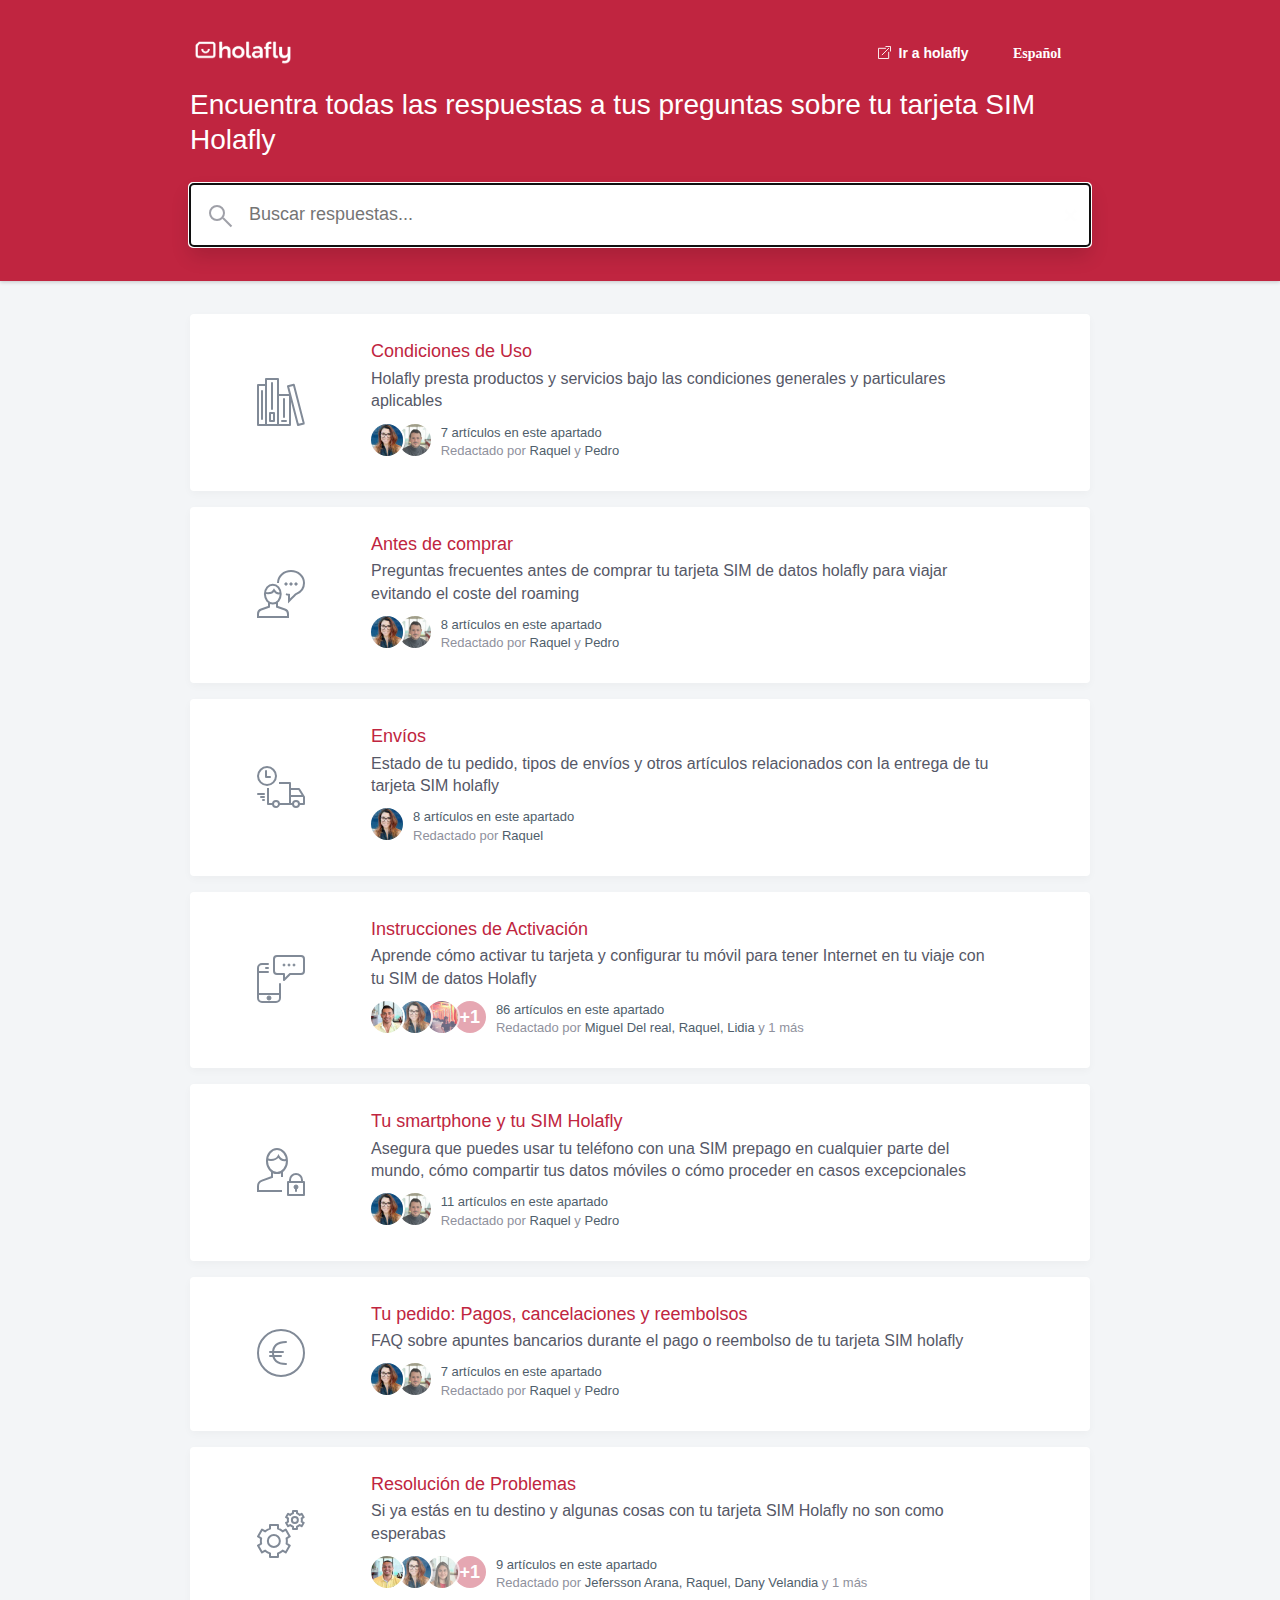
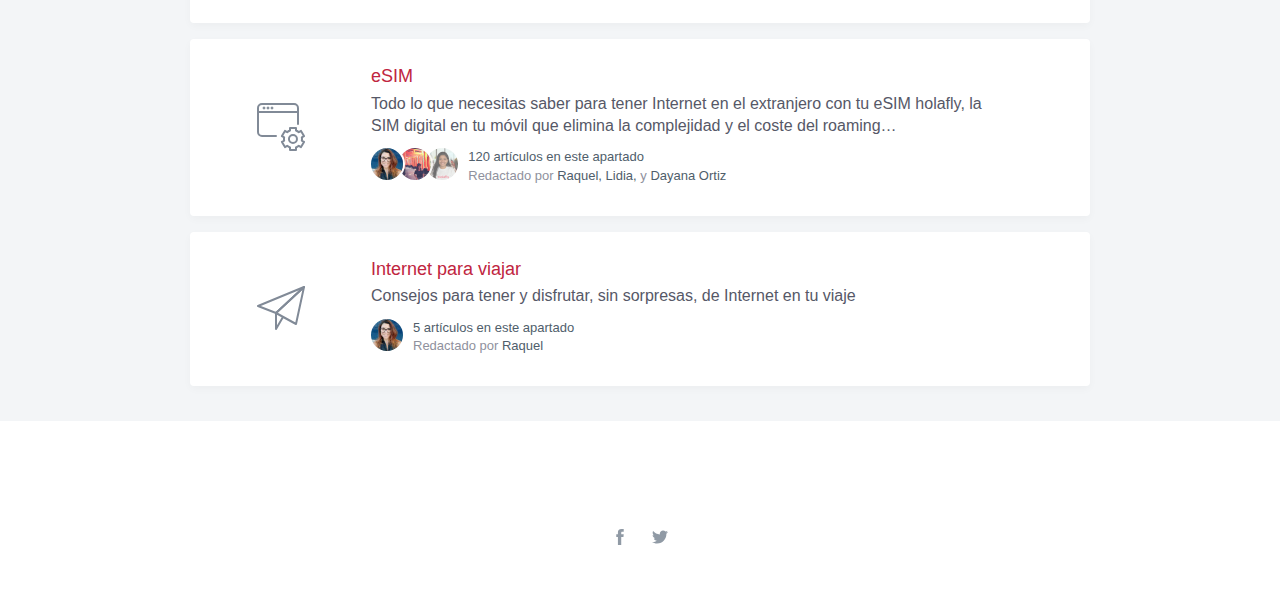
<file: index.html>
﻿<!DOCTYPE HTML>
<!-- saved from url=(0027)http://help.holafly.com/es/ -->
<!DOCTYPE html PUBLIC "" ""><HTML lang="es" data-direction="ltr"><HEAD><META 
content="IE=11.0000" http-equiv="X-UA-Compatible">
     <LINK href="https://fonts.intercomcdn.com" rel="preconnect" crossorigin=""> 
      
<SCRIPT src="Intri%20-%20Cómo%20aprovechar%20tus%20datos%20móviles%20cuando%20viajas%20con%20tu%20SIM%20Holafly_archivos/js.js" async="async" nonce="wlPufIf1CnU6v12jvb+1vpWbghqe7ac9L5/xknu2f6c="></SCRIPT>
       
<SCRIPT nonce="wlPufIf1CnU6v12jvb+1vpWbghqe7ac9L5/xknu2f6c=">
        window.dataLayer = window.dataLayer || [];
        function gtag(){dataLayer.push(arguments);}
        gtag('js', new Date());
        gtag('config', 'G-6EPJ9BGB49');
</SCRIPT>
     
<META charset="utf-8">     
<META http-equiv="X-UA-Compatible" content="IE=edge">     <TITLE>Cómo aprovechar 
tus datos móviles cuando viajas con tu SIM Holafly</TITLE>     
<META name="description" content="Encuentra todas las respuestas a tus preguntas sobre tu tarjeta SIM Holafly"> 
    
<META name="viewport" content="width=device-width, initial-scale=1">       <LINK 
href="http://help.holafly.com/en/" rel="alternate" hreflang="en">       <LINK 
href="http://help.holafly.com/fr/" rel="alternate" hreflang="fr">       <LINK 
href="http://help.holafly.com/de/" rel="alternate" hreflang="de">       <LINK 
href="http://help.holafly.com/it/" rel="alternate" hreflang="it">       <LINK 
href="http://help.holafly.com/pt/" rel="alternate" hreflang="pt">       <LINK 
href="http://help.holafly.com/es/" rel="alternate" hreflang="es">       <LINK 
href="http://help.holafly.com/es/" rel="alternate" hreflang="x-default">       
<META name="intercom:trackingEvent" content='{"name":"Viewed Help Center","metadata":{"action":"viewed","object":"educate_home","place":"help_center","owner":"educate","default_locale":"es","current_locale":"es","is_default_locale":true}}'> 
    <LINK href="Intri%20-%20Cómo%20aprovechar%20tus%20datos%20móviles%20cuando%20viajas%20con%20tu%20SIM%20Holafly_archivos/help_center-22d105e648d60ed66a3ae02c871a7c820fbe78719a11455bc4ee69df0e27414b.css" 
rel="stylesheet" media="all">     <LINK href="http://help.holafly.com/es/" rel="canonical"> 
        <LINK href="https://downloads.intercomcdn.com/i/o/25442/f5929824c1e8a7aa9c1da841/Isotipo+color+corporativo.png" 
rel="shortcut icon" type="image/png">       
<STYLE>
        .header, .avatar__image-extra { background-color: #c02540; }
        .article a, .c__primary { color: #c02540; }
        .avatar__fallback { background-color: #c02540; }
        article a.intercom-h2b-button { background-color: #c02540; border: 0; }
        .header { background-image: url('https://downloads.intercomcdn.com/i/o/167937/475c47dcdda00da0254af6e4/b7494171132e3e19e842cddb8b0743ac.png'); }
      </STYLE>
       
<META content="Cómo aprovechar tus datos móviles cuando viajas con tu SIM Holafly" 
property="og:title">   
<META name="twitter:title" content="Cómo aprovechar tus datos móviles cuando viajas con tu SIM Holafly"> 
  
<META content="Encuentra todas las respuestas a tus preguntas sobre tu tarjeta SIM Holafly" 
property="og:description">   
<META name="twitter:description" content="Encuentra todas las respuestas a tus preguntas sobre tu tarjeta SIM Holafly"> 
<META content="website" property="og:type"> 
<META content="" property="og:image"> 
<META name="twitter:image" content="">   
<META name="GENERATOR" content="MSHTML 11.00.9600.20616"></HEAD>   
<BODY><HEADER class="header">
<DIV class="container header__container o__ltr" dir="ltr">
<DIV class="content">
<DIV class="mo o__centered o__reversed header__meta_wrapper">
<DIV class="mo__body header__site_name">
<DIV class="header__logo"><A href="http://help.holafly.com/es/"><IMG height="198" 
alt="Cómo aprovechar tus datos móviles cuando viajas con tu SIM Holafly" src="Intri%20-%20Cómo%20aprovechar%20tus%20datos%20móviles%20cuando%20viajas%20con%20tu%20SIM%20Holafly_archivos/Logo%2520blanco%2520fondo%2520transparente%2520copy.png"> 
            </A>           </DIV></DIV>
<DIV class="mo__aside">
<DIV class="header__links"><A class="header__home__url" href="https://holafly.com/" 
target="_blank" rel="noopener"><svg xmlns="http://www.w3.org/2000/svg" viewBox="0 0 14 14" 
width="14" height="14"><g fill="none" fill-rule="evenodd" stroke="#fff" 
stroke-linecap="round" stroke-linejoin="round"><path d="M 11.5 6.73 v 6.77 H 0.5 v -11 h 7.615 M 4.5 9.5 l 7 -7 M 13.5 5.5 v -5 h -5" 
/></g></svg><SPAN>Ir a holafly</SPAN></A>             <SELECT name="locale-picker" 
class="locale-picker u__hidden" id="locale-picker" data-locale="es"><OPTION 
  value="/de/" data-locale="de">Deutsch</OPTION> <OPTION value="/en/" 
  data-locale="en">English</OPTION> <OPTION selected="selected" value="/es/" 
  data-locale="es">Español</OPTION> <OPTION value="/fr/" 
  data-locale="fr">Français</OPTION> <OPTION value="/it/" 
  data-locale="it">Italiano</OPTION> <OPTION value="/pt/" 
  data-locale="pt">Português</OPTION></SELECT><SELECT name="hidden_locales" class="locale-picker" 
id="locale-picker-for-width-calculation"><OPTION value=""></OPTION></SELECT>     
      </DIV></DIV></DIV>
<H1 class="header__headline">Encuentra todas las respuestas a tus preguntas 
sobre tu tarjeta SIM Holafly</H1>
<FORM class="header__form search" action="/es/" autocomplete="off"><INPUT name="q" tabindex="1" class="search__input js__search-input o__ltr" type="text" placeholder="Buscar respuestas..." value="" autocomplete="off"> 
        
<DIV class="search_icons"><BUTTON class="search__submit o__ltr" 
type="submit"></BUTTON>           <A class="search__clear-text__icon"><svg 
xmlns="http://www.w3.org/2000/svg" class="interface-icon" viewBox="0 0 16 16" 
width="16" height="16"><path d="M 8.018 6.643 L 5.375 4 L 4 5.375 l 2.643 2.643 L 4 10.643 L 5.375 12 l 2.643 -2.625 L 10.625 12 L 12 10.643 L 9.357 8.018 L 12 5.375 L 10.643 4 Z" 
/>             </svg>           </A>             
</DIV></FORM></DIV></DIV></HEADER>
<DIV class="container">
<DIV class="content educate_content"><SECTION class="section">
<DIV class="g__space"><A class="paper " href="http://help.holafly.com/es/collections/847285-condiciones-de-uso">
<DIV class="collection o__ltr">
<DIV class="collection__photo"><svg xmlns="http://www.w3.org/2000/svg" 
role="img" viewBox="0 0 48 48"><g id="book-library" fill="none" fill-rule="evenodd" 
stroke-linecap="round" stroke-linejoin="round" stroke-width="2"><path d="M 21 47 H 9 V 1 h 12 v 46 Z m 12 0 H 21 V 17 h 12 v 30 Z m -8 -4 h 4 M 15 5 v 26" 
/><path d="M 17 43 h -4 v -8 h 4 v 8 Z m 10 -22 v 18 M 5 13 v 28 m -4 6 h 8 V 7 H 1 v 40 Z m 45.81 -1.5 L 41 47 L 30.998 8.27 l 5.81 -1.5 l 10 38.73 Z" 
/></g></svg>           </DIV>
<DIV class="collection_meta" dir="ltr">
<H2 class="t__h3 c__primary">Condiciones de Uso</H2>
<P class="paper__preview">Holafly presta productos y servicios bajo las 
condiciones generales y particulares aplicables</P>
<DIV class="avatar">
<DIV class="avatar__photo avatars__images o__ltr"><IMG class="avatar__image" 
alt="Raquel avatar" src="Intri%20-%20Cómo%20aprovechar%20tus%20datos%20móviles%20cuando%20viajas%20con%20tu%20SIM%20Holafly_archivos/T5KNKBXUJ-UKS60J8AW-d7e4212dd4ad-512-1574167969.jpg"> 
        <IMG class="avatar__image" alt="Pedro avatar" src="Intri%20-%20Cómo%20aprovechar%20tus%20datos%20móviles%20cuando%20viajas%20con%20tu%20SIM%20Holafly_archivos/pedro-maiquez-holafly-1640293289.jpg"> 
  </DIV>
<DIV class="avatar__info">
<DIV><SPAN class="c__darker">        7 artículos en este apartado       </SPAN>  
     <BR>      Redactado por <SPAN class="c__darker"> Raquel</SPAN> y <SPAN 
class="c__darker"> Pedro</SPAN>     </DIV></DIV></DIV></DIV></DIV></A></DIV>
<DIV class="g__space"><A class="paper " href="http://help.holafly.com/es/collections/847271-antes-de-comprar">
<DIV class="collection o__ltr">
<DIV class="collection__photo"><svg xmlns="http://www.w3.org/2000/svg" 
role="img" viewBox="0 0 48 48"><g id="chat-user" fill="none" 
fill-rule="evenodd"><path stroke-width="2" d="M 12 32.395 v 4.342 L 4.117 39.56 C 2.23 40.235 1 42.02 1 44.022 V 47 h 30 v -2.977 c 0 -2.003 -1.232 -3.788 -3.117 -4.463 L 20 36.737 v -4.613" 
/><path stroke-width="2" d="M 23.697 24.105 c 0 5.232 -3.534 9.475 -7.895 9.475 c -4.36 0 -7.895 -4.243 -7.895 -9.475 c 0 -5.232 3.535 -9.473 7.895 -9.473 c 4.36 0 7.895 4.242 7.895 9.473 Z" 
/><path stroke-width="2" d="M 23.646 23.25 c -0.265 0.032 -0.47 0.015 -0.738 0.065 c -2.69 0.52 -4.416 -0.456 -5.897 -3.046 c -0.884 1.7 -3.66 3.042 -5.94 3.042 c -1.124 0 -2.114 -0.205 -3.08 -0.71 M 21 13 c 0 -6.628 5.82 -12 13 -12 s 13 5.372 13 12 c 0 4.992 -3.302 9.272 -8 11.08 C 38 25 33 30 32 31 c 0 -1 0 -5 0.007 -6.14 c -1.06 -0.15 -2.08 -0.42 -3.04 -0.792" 
/><path fill="#231f1f" d="M 40 13 h -2 v 2 h 2 v -2 Z m -5 0 h -2 v 2 h 2 v -2 Z m -5 0 h -2 v 2 h 2 v -2 Z" 
/></g></svg>           </DIV>
<DIV class="collection_meta" dir="ltr">
<H2 class="t__h3 c__primary">Antes de comprar</H2>
<P class="paper__preview">Preguntas frecuentes antes de comprar tu tarjeta SIM 
de datos holafly para viajar evitando el coste del roaming</P>
<DIV class="avatar">
<DIV class="avatar__photo avatars__images o__ltr"><IMG class="avatar__image" 
alt="Raquel avatar" src="Intri%20-%20Cómo%20aprovechar%20tus%20datos%20móviles%20cuando%20viajas%20con%20tu%20SIM%20Holafly_archivos/T5KNKBXUJ-UKS60J8AW-d7e4212dd4ad-512-1574167969.jpg"> 
        <IMG class="avatar__image" alt="Pedro avatar" src="Intri%20-%20Cómo%20aprovechar%20tus%20datos%20móviles%20cuando%20viajas%20con%20tu%20SIM%20Holafly_archivos/pedro-maiquez-holafly-1640293289.jpg"> 
  </DIV>
<DIV class="avatar__info">
<DIV><SPAN class="c__darker">        8 artículos en este apartado       </SPAN>  
     <BR>      Redactado por <SPAN class="c__darker"> Raquel</SPAN> y <SPAN 
class="c__darker"> Pedro</SPAN>     </DIV></DIV></DIV></DIV></DIV></A></DIV>
<DIV class="g__space"><A class="paper " href="http://help.holafly.com/es/collections/1958983-envios">
<DIV class="collection o__ltr">
<DIV class="collection__photo"><svg xmlns="http://www.w3.org/2000/svg" 
role="img" viewBox="0 0 48 48"><g id="biz-delivery" fill="none" fill-rule="evenodd" 
stroke-linejoin="round" stroke-width="2"><path d="M 33 26 h 9 l 5 8 v 7 h -5 m -20 0 h 11 V 20 H 22 m -10.99 4.995 L 11 41 h 5" 
/><path d="M 41.986 40.982 a 2.997 2.997 0 1 1 -5.995 0 a 2.997 2.997 0 0 1 6 0 Z m -19.984 0 a 2.997 2.997 0 1 1 -5.995 0 a 2.997 2.997 0 0 1 5.995 0 Z m -2.998 -27.97 c 0 4.903 -4.09 8.994 -8.993 8.994 c -4.9 0 -8.99 -4.09 -8.99 -8.993 c 0 -4.903 4.09 -8.992 8.994 -8.992 s 8.994 4.09 8.994 8.996 Z" 
/><path stroke-linecap="round" d="M 9.012 8.008 v 5.996 h 3.997 M 1 31 l 6.014 0.005 M 4 34 h 3 m -1 3 h 1" 
/><path d="M 33 33 h 13 m -13 8 h 3" /></g></svg>           </DIV>
<DIV class="collection_meta" dir="ltr">
<H2 class="t__h3 c__primary">Envíos</H2>
<P class="paper__preview">Estado de tu pedido, tipos de envíos y otros artículos 
relacionados con la entrega de tu tarjeta SIM holafly</P>
<DIV class="avatar">
<DIV class="avatar__photo avatars__images o__ltr"><IMG class="avatar__image" 
alt="Raquel avatar" src="Intri%20-%20Cómo%20aprovechar%20tus%20datos%20móviles%20cuando%20viajas%20con%20tu%20SIM%20Holafly_archivos/T5KNKBXUJ-UKS60J8AW-d7e4212dd4ad-512-1574167969.jpg"> 
  </DIV>
<DIV class="avatar__info">
<DIV><SPAN class="c__darker">        8 artículos en este apartado       </SPAN>  
     <BR>      Redactado por <SPAN class="c__darker"> Raquel</SPAN>     
</DIV></DIV></DIV></DIV></DIV></A></DIV>
<DIV class="g__space"><A class="paper " href="http://help.holafly.com/es/collections/847239-instrucciones-de-activacion">
<DIV class="collection o__ltr">
<DIV class="collection__photo"><svg xmlns="http://www.w3.org/2000/svg" 
role="img" viewBox="0 0 48 48"><g id="comms-text" fill="none" 
fill-rule="evenodd"><path stroke-linecap="round" stroke-width="2" d="M 23 29 v 14 a 4 4 0 0 1 -4 4 H 5 a 4 4 0 0 1 -4 -4 V 13 a 4 4 0 0 1 4 -4 h 6 m 0 8 H 1 m 22 22 H 1" 
/><path fill="#231f1f" d="M 12 41 a 2 2 0 1 0 0 4 a 2 2 0 0 0 0 -4" /><path 
stroke-linecap="round" stroke-width="2" d="M 9 13 h 2" /><path stroke-linecap="round" 
stroke-linejoin="round" stroke-width="2" d="M 47 16 a 3 3 0 0 1 -3 3 H 33 l -6 6 v -6 h -7 a 3 3 0 0 1 -3 -3 V 4 a 3 3 0 0 1 3 -3 h 24 a 3 3 0 0 1 3 3 v 12 Z" 
/><path fill="#231f1f" d="M 32 9 a 1 1 0 1 0 0 2 a 1 1 0 0 0 0 -2 m 5 0 a 1 1 0 1 0 0 2 a 1 1 0 0 0 0 -2 M 27 9 a 1 1 0 1 0 0 2 a 1 1 0 0 0 0 -2" 
/></g></svg>           </DIV>
<DIV class="collection_meta" dir="ltr">
<H2 class="t__h3 c__primary">Instrucciones de Activación</H2>
<P class="paper__preview">Aprende cómo activar tu tarjeta y configurar tu móvil 
para tener Internet en tu viaje con tu SIM de datos Holafly </P>
<DIV class="avatar">
<DIV class="avatar__photo avatars__images o__ltr"><IMG class="avatar__image" 
alt="Miguel Del real avatar" src="Intri%20-%20Cómo%20aprovechar%20tus%20datos%20móviles%20cuando%20viajas%20con%20tu%20SIM%20Holafly_archivos/Miguel_foto_Perfil_-1645019333.jpg"> 
        <IMG class="avatar__image" alt="Raquel avatar" src="Intri%20-%20Cómo%20aprovechar%20tus%20datos%20móviles%20cuando%20viajas%20con%20tu%20SIM%20Holafly_archivos/T5KNKBXUJ-UKS60J8AW-d7e4212dd4ad-512-1574167969.jpg"> 
        <IMG class="avatar__image" alt="Lidia avatar" src="Intri%20-%20Cómo%20aprovechar%20tus%20datos%20móviles%20cuando%20viajas%20con%20tu%20SIM%20Holafly_archivos/photo-1529405250.jpg"> 
      <SPAN class="avatar__image avatar__fallback">+1</SPAN>   </DIV>
<DIV class="avatar__info">
<DIV><SPAN class="c__darker">        86 artículos en este apartado       </SPAN> 
      <BR>      Redactado por <SPAN class="c__darker"> Miguel Del real,</SPAN> 
<SPAN class="c__darker"> Raquel,</SPAN> <SPAN class="c__darker"> Lidia</SPAN> y 
1 más     </DIV></DIV></DIV></DIV></DIV></A></DIV>
<DIV class="g__space"><A class="paper " href="http://help.holafly.com/es/collections/1967658-tu-smartphone-y-tu-sim-holafly">
<DIV class="collection o__ltr">
<DIV class="collection__photo"><svg xmlns="http://www.w3.org/2000/svg" 
role="img" viewBox="0 0 48 48"><g id="user-locked" fill="none" fill-rule="evenodd"><path 
stroke-width="2" d="M 25 29 v -5.625 m -10 0.03 V 29 L 4.98 32.576 A 6 6 0 0 0 1 38.226 V 43 h 24" 
/><path stroke-width="2" d="M 29.977 13 c 0 6.627 -4.477 12 -10 12 c -5.522 0 -10 -5.373 -10 -12 c 0 -6.628 4.478 -12 10 -12 c 5.523 0 10 5.372 10 12 Z" 
/><path stroke-width="2" d="M 29.958 11.926 c -0.336 0.04 -0.642 0.008 -0.982 0.073 c -3.406 0.653 -5.594 -0.58 -7.47 -3.86 c -1.124 2.153 -4.64 3.86 -7.53 3.86 c -1.422 0 -2.646 -0.295 -3.87 -0.937" 
/><path stroke-linecap="round" stroke-linejoin="round" stroke-width="2" d="M 47 47 H 31 V 34 h 16 v 13 Z m -8 -4 v -2" 
/><path fill="#231f1f" d="M 39 37 a 2 2 0 1 0 0 4 a 2 2 0 0 0 0 -4" /><path 
stroke-linecap="round" stroke-linejoin="round" stroke-width="2" d="M 33 34 v -2 a 6 6 0 0 1 12 0 v 2" 
/></g></svg>           </DIV>
<DIV class="collection_meta" dir="ltr">
<H2 class="t__h3 c__primary">Tu smartphone y tu SIM Holafly</H2>
<P class="paper__preview">Asegura que puedes usar tu teléfono con una SIM 
prepago en cualquier parte del mundo, cómo compartir tus datos móviles o cómo 
proceder en casos excepcionales</P>
<DIV class="avatar">
<DIV class="avatar__photo avatars__images o__ltr"><IMG class="avatar__image" 
alt="Raquel avatar" src="Intri%20-%20Cómo%20aprovechar%20tus%20datos%20móviles%20cuando%20viajas%20con%20tu%20SIM%20Holafly_archivos/T5KNKBXUJ-UKS60J8AW-d7e4212dd4ad-512-1574167969.jpg"> 
        <IMG class="avatar__image" alt="Pedro avatar" src="Intri%20-%20Cómo%20aprovechar%20tus%20datos%20móviles%20cuando%20viajas%20con%20tu%20SIM%20Holafly_archivos/pedro-maiquez-holafly-1640293289.jpg"> 
  </DIV>
<DIV class="avatar__info">
<DIV><SPAN class="c__darker">        11 artículos en este apartado       </SPAN> 
      <BR>      Redactado por <SPAN class="c__darker"> Raquel</SPAN> y <SPAN 
class="c__darker"> Pedro</SPAN>     </DIV></DIV></DIV></DIV></DIV></A></DIV>
<DIV class="g__space"><A class="paper " href="http://help.holafly.com/es/collections/847303-tu-pedido-pagos-cancelaciones-y-reembolsos">
<DIV class="collection o__ltr">
<DIV class="collection__photo"><svg xmlns="http://www.w3.org/2000/svg" 
role="img" viewBox="0 0 48 48"><g id="biz-euro" fill="none" fill-rule="evenodd" 
stroke-linecap="round" stroke-linejoin="round" stroke-width="2"><path d="M 47 24 c 0 12.703 -10.297 23 -23 23 C 11.3 47 1 36.703 1 24 C 1 11.298 11.3 1 24 1 c 12.703 0 23 10.298 23 23 Z" 
/><path d="M 29 35 c -7.18 0 -13 -2 -13 -11 s 5.82 -11 13 -11 M 13 27 h 11 m -11 -4 h 13" 
/></g></svg>           </DIV>
<DIV class="collection_meta" dir="ltr">
<H2 class="t__h3 c__primary">Tu pedido: Pagos, cancelaciones y reembolsos</H2>
<P class="paper__preview">FAQ sobre apuntes bancarios durante el pago o 
reembolso de tu tarjeta SIM holafly</P>
<DIV class="avatar">
<DIV class="avatar__photo avatars__images o__ltr"><IMG class="avatar__image" 
alt="Raquel avatar" src="Intri%20-%20Cómo%20aprovechar%20tus%20datos%20móviles%20cuando%20viajas%20con%20tu%20SIM%20Holafly_archivos/T5KNKBXUJ-UKS60J8AW-d7e4212dd4ad-512-1574167969.jpg"> 
        <IMG class="avatar__image" alt="Pedro avatar" src="Intri%20-%20Cómo%20aprovechar%20tus%20datos%20móviles%20cuando%20viajas%20con%20tu%20SIM%20Holafly_archivos/pedro-maiquez-holafly-1640293289.jpg"> 
  </DIV>
<DIV class="avatar__info">
<DIV><SPAN class="c__darker">        7 artículos en este apartado       </SPAN>  
     <BR>      Redactado por <SPAN class="c__darker"> Raquel</SPAN> y <SPAN 
class="c__darker"> Pedro</SPAN>     </DIV></DIV></DIV></DIV></DIV></A></DIV>
<DIV class="g__space"><A class="paper " href="http://help.holafly.com/es/collections/847295-resolucion-de-problemas">
<DIV class="collection o__ltr">
<DIV class="collection__photo"><svg xmlns="http://www.w3.org/2000/svg" 
role="img" viewBox="0 0 48 48"><g id="tools-setting3" fill="none" fill-rule="evenodd" 
stroke-linejoin="round" stroke-width="2"><path d="M 22.858 31 a 6 6 0 1 1 -6 -6 c 3.315 0 6 2.685 6 6 Z m 18 -21 a 3 3 0 1 1 -6 0 a 3 3 0 0 1 6 0 Z" 
/><path d="M 29.858 31 c 0 -0.934 -0.103 -1.842 -0.29 -2.72 l 3.145 -1.815 l -4 -6.93 l -3.087 1.824 C 24.282 20.14 23 19.2 21 18.63 V 15 h -8 v 3.635 c -2 0.568 -3.426 1.51 -4.77 2.724 L 5.036 19.53 l -4.018 6.93 l 3.137 1.816 A 13.084 13.084 0 0 0 3.862 31 c 0 0.934 0.1 1.842 0.286 2.72 L 1 35.534 l 4 6.93 l 3.23 -1.824 C 9.574 41.856 11 42.798 13 43.368 V 47 h 8 v -3.633 c 2 -0.57 3.282 -1.512 4.628 -2.726 l 3.12 1.828 l 3.982 -6.93 l -3.152 -1.816 c 0.185 -0.877 0.28 -1.785 0.28 -2.72 Z m 15 -21 c 0 -0.56 -0.072 -1.1 -0.195 -1.62 l 1.99 -1.148 l -2 -3.464 l -1.92 1.15 A 7.164 7.164 0 0 0 40 3.293 V 1 h -4 v 2.295 c -1 0.316 -2.09 0.88 -2.874 1.623 l -2.028 -1.15 l -2.018 3.464 l 1.982 1.15 c -0.124 0.518 -0.2 1.06 -0.2 1.618 c 0 0.56 0.07 1.098 0.194 1.62 l -1.993 1.148 l 2 3.464 l 2.062 -1.15 c 0.785 0.744 1.875 1.31 2.875 1.625 V 19 h 4 v -2.293 a 7.16 7.16 0 0 0 2.734 -1.625 l 1.953 1.15 l 1.983 -3.464 l -1.998 -1.15 c 0.123 -0.518 0.186 -1.06 0.186 -1.618 Z" 
/></g></svg>           </DIV>
<DIV class="collection_meta" dir="ltr">
<H2 class="t__h3 c__primary">Resolución de Problemas</H2>
<P class="paper__preview">Si ya estás en tu destino y algunas cosas con tu 
tarjeta SIM Holafly no son como esperabas</P>
<DIV class="avatar">
<DIV class="avatar__photo avatars__images o__ltr"><IMG class="avatar__image" 
alt="Jefersson Arana avatar" src="Intri%20-%20Cómo%20aprovechar%20tus%20datos%20móviles%20cuando%20viajas%20con%20tu%20SIM%20Holafly_archivos/B612_20220815_150753_198-1660650594.jpg"> 
        <IMG class="avatar__image" alt="Raquel avatar" src="Intri%20-%20Cómo%20aprovechar%20tus%20datos%20móviles%20cuando%20viajas%20con%20tu%20SIM%20Holafly_archivos/T5KNKBXUJ-UKS60J8AW-d7e4212dd4ad-512-1574167969.jpg"> 
        <IMG class="avatar__image" alt="Dany Velandia avatar" src="Intri%20-%20Cómo%20aprovechar%20tus%20datos%20móviles%20cuando%20viajas%20con%20tu%20SIM%20Holafly_archivos/intercom_1640309502359-1640309505.jpg"> 
      <SPAN class="avatar__image avatar__fallback">+1</SPAN>   </DIV>
<DIV class="avatar__info">
<DIV><SPAN class="c__darker">        9 artículos en este apartado       </SPAN>  
     <BR>      Redactado por <SPAN class="c__darker"> Jefersson Arana,</SPAN> 
<SPAN class="c__darker"> Raquel,</SPAN> <SPAN class="c__darker"> Dany 
Velandia</SPAN> y 1 más     </DIV></DIV></DIV></DIV></DIV></A></DIV>
<DIV class="g__space"><A class="paper " href="http://help.holafly.com/es/collections/1932022-esim">
<DIV class="collection o__ltr">
<DIV class="collection__photo"><svg xmlns="http://www.w3.org/2000/svg" 
role="img" viewBox="0 0 48 48"><g id="devices-window-settings" fill="none" 
fill-rule="evenodd"><path stroke-linecap="round" stroke-linejoin="round" 
stroke-width="2" d="M 1 9 h 40" /><path fill="#231f1f" d="M 7 4 a 1 1 0 0 0 0 2 a 1 1 0 0 0 0 -2 m 4 0 a 1 1 0 0 0 0 2 a 1 1 0 0 0 0 -2 m 4 0 a 1 1 0 0 0 0 2 a 1 1 0 0 0 0 -2" 
/><path stroke-linecap="round" stroke-width="2" d="M 19 33 H 5 a 4 4 0 0 1 -4 -4 V 5 a 4 4 0 0 1 4 -4 h 32 a 4 4 0 0 1 4 4 v 16" 
/><path stroke-linejoin="round" stroke-width="2" d="M 33 27.523 c -1 0.372 -2.026 0.93 -2.855 1.64 l -2.19 -1.26 l -3.004 5.194 l 2.18 1.26 A 9.06 9.06 0 0 0 26.978 36 c 0 0.56 0.057 1.11 0.155 1.64 l -2.182 1.262 l 3 5.195 l 2.198 -1.26 c 0.83 0.71 1.855 1.268 2.855 1.64 V 47 h 6 v -2.523 c 1 -0.372 2 -0.93 2.83 -1.64 l 2.178 1.26 l 2.998 -5.195 l -2.186 -1.26 c 0.1 -0.532 0.155 -1.08 0.155 -1.642 c 0 -0.562 -0.058 -1.11 -0.158 -1.642 l 2.18 -1.26 l -3 -5.198 l -2.17 1.26 C 41 28.45 40 27.893 39 27.52 V 25 h -6 v 2.523 Z" 
/><path stroke-linejoin="round" stroke-width="2" d="M 39.973 36 a 4 4 0 1 1 -8 0 a 4 4 0 0 1 8 0 Z" 
/></g></svg>           </DIV>
<DIV class="collection_meta" dir="ltr">
<H2 class="t__h3 c__primary">eSIM </H2>
<P class="paper__preview">Todo lo que necesitas saber para tener Internet en el 
extranjero con tu eSIM holafly, la SIM digital en tu móvil que elimina la 
complejidad y el coste del roaming…</P>
<DIV class="avatar">
<DIV class="avatar__photo avatars__images o__ltr"><IMG class="avatar__image" 
alt="Raquel avatar" src="Intri%20-%20Cómo%20aprovechar%20tus%20datos%20móviles%20cuando%20viajas%20con%20tu%20SIM%20Holafly_archivos/T5KNKBXUJ-UKS60J8AW-d7e4212dd4ad-512-1574167969.jpg"> 
        <IMG class="avatar__image" alt="Lidia avatar" src="Intri%20-%20Cómo%20aprovechar%20tus%20datos%20móviles%20cuando%20viajas%20con%20tu%20SIM%20Holafly_archivos/photo-1529405250.jpg"> 
        <IMG class="avatar__image" alt="Dayana Ortiz avatar" src="Intri%20-%20Cómo%20aprovechar%20tus%20datos%20móviles%20cuando%20viajas%20con%20tu%20SIM%20Holafly_archivos/dayana-holafly-1643397201.png"> 
  </DIV>
<DIV class="avatar__info">
<DIV><SPAN class="c__darker">120 artículos en este apartado       </SPAN>       
<BR>      Redactado por <SPAN class="c__darker"> Raquel,</SPAN> <SPAN class="c__darker"> 
Lidia,</SPAN> y <SPAN class="c__darker"> Dayana Ortiz</SPAN>     
</DIV></DIV></DIV></DIV></DIV></A></DIV>
<DIV class="g__space"><A class="paper " href="http://help.holafly.com/es/collections/1997260-internet-para-viajar">
<DIV class="collection o__ltr">
<DIV class="collection__photo"><svg xmlns="http://www.w3.org/2000/svg" 
role="img" viewBox="0 0 48 48"><g id="comms-mail" fill="none" 
fill-rule="evenodd" stroke-linejoin="round" stroke-width="2"><path d="M 47 3 L 1 22 l 18 7 L 47 3 Z" 
/><path d="M 47 3 l -8 37 l -20 -11 L 47 3 Z M 19 29 v 16 l 7 -12" /></g></svg>  
         </DIV>
<DIV class="collection_meta" dir="ltr">
<H2 class="t__h3 c__primary">Internet para viajar</H2>
<P class="paper__preview">Consejos para tener y disfrutar, sin sorpresas, de 
Internet en tu viaje  </P>
<DIV class="avatar">
<DIV class="avatar__photo avatars__images o__ltr"><IMG class="avatar__image" 
alt="Raquel avatar" src="Intri%20-%20Cómo%20aprovechar%20tus%20datos%20móviles%20cuando%20viajas%20con%20tu%20SIM%20Holafly_archivos/T5KNKBXUJ-UKS60J8AW-d7e4212dd4ad-512-1574167969.jpg"> 
  </DIV>
<DIV class="avatar__info">
<DIV><SPAN class="c__darker">        5 artículos en este apartado       </SPAN>  
     <BR>      Redactado por <SPAN class="c__darker"> Raquel</SPAN>     
</DIV></DIV></DIV></DIV></DIV></A></DIV></SECTION></DIV></DIV><FOOTER class="footer">
<DIV class="container">
<DIV class="content">
<DIV class="u__cf" dir="ltr">
<DIV class="footer__logo"><A href="http://help.holafly.com/es/"><IMG alt="Cómo aprovechar tus datos móviles cuando viajas con tu SIM Holafly" 
src="Intri%20-%20Cómo%20aprovechar%20tus%20datos%20móviles%20cuando%20viajas%20con%20tu%20SIM%20Holafly_archivos/Logo%2520blanco%2520fondo%2520transparente%2520copy.png"> 
          </A>         </DIV>
<DIV class="footer__links">
<UL class="footer__link-list footer__links__social">
  <LI class="footer__link footer__link__facebook" data-footer-link-type="facebook"><A 
  href="https://facebook.com/HolaFlying" target="_blank" rel="nofollow noreferrer noopener"><svg 
  xmlns="http://www.w3.org/2000/svg" viewBox="0 0 32 32" xmlns:xml="http://www.w3.org/XML/1998/namespace" 
  xml:space="preserve" version="1.1"><path d="M 11.848 32 h 6.612 V 15.998 h 4.411 l 0.584 -5.514 H 18.46 l 0.007 -2.761 c 0 -1.437 0.137 -2.209 2.2 -2.209 h 2.757 V 0 h -4.412 c -5.299 0 -7.164 2.675 -7.164 7.174 v 3.311 H 8.545 v 5.515 h 3.303 V 32 Z" 
  /></svg> </A>                  </LI>
  <LI class="footer__link footer__link__twitter" 
  data-footer-link-type="twitter"><A href="https://twitter.com/holafly_com" 
  target="_blank" rel="nofollow noreferrer noopener"><svg xmlns="http://www.w3.org/2000/svg" 
  viewBox="0 0 32 32" xmlns:xml="http://www.w3.org/XML/1998/namespace" 
  xml:space="preserve" version="1.0"><path d="M 31.993 6.077 C 30.816 6.6 29.552 6.953 28.223 7.11 c 1.355 -0.812 2.396 -2.098 2.887 -3.63 c -1.269 0.751 -2.673 1.299 -4.168 1.592 C 25.744 3.797 24.038 3 22.149 3 c -3.625 0 -6.562 2.938 -6.562 6.563 c 0 0.514 0.057 1.016 0.169 1.496 C 10.301 10.785 5.465 8.172 2.227 4.201 c -0.564 0.97 -0.888 2.097 -0.888 3.3 c 0 2.278 1.159 4.286 2.919 5.464 c -1.075 -0.035 -2.087 -0.329 -2.972 -0.821 c -0.001 0.027 -0.001 0.056 -0.001 0.082 c 0 3.181 2.262 5.834 5.265 6.437 c -0.55 0.149 -1.13 0.23 -1.729 0.23 c -0.424 0 -0.834 -0.041 -1.234 -0.117 c 0.834 2.606 3.259 4.504 6.13 4.558 c -2.245 1.76 -5.075 2.811 -8.15 2.811 c -0.53 0 -1.053 -0.031 -1.566 -0.092 C 2.905 27.913 6.355 29 10.062 29 c 12.072 0 18.675 -10.001 18.675 -18.675 c 0 -0.284 -0.008 -0.568 -0.02 -0.85 C 30 8.55 31.112 7.395 31.993 6.077 Z" 
  /></svg> </A>                  </LI></UL></DIV></DIV></DIV></DIV></FOOTER>
<SCRIPT nonce="wlPufIf1CnU6v12jvb+1vpWbghqe7ac9L5/xknu2f6c=">
    window.intercomSettings = {"app_id":"hhqigt3d","anonymous_id":"5195bcda-9ebf-4d4c-8b8f-16ed0b4f616b"};
</SCRIPT>
   
<SCRIPT nonce="wlPufIf1CnU6v12jvb+1vpWbghqe7ac9L5/xknu2f6c=">
    (function(){var w=window;var ic=w.Intercom;if(typeof ic==="function"){ic('reattach_activator');ic('update',intercomSettings);}else{var d=document;var i=function(){i.c(arguments)};i.q=[];i.c=function(args){i.q.push(args)};w.Intercom=i;function l(){var s=d.createElement('script');s.type='text/javascript';s.async=true;s.src="https://widget.intercom.io/widget/hhqigt3d";var x=d.getElementsByTagName('script')[0];x.parentNode.insertBefore(s,x);}if(w.attachEvent){w.attachEvent('onload',l);}else{w.addEventListener('load',l,false);}}})()
</SCRIPT>
         
<SCRIPT src="Intri%20-%20Cómo%20aprovechar%20tus%20datos%20móviles%20cuando%20viajas%20con%20tu%20SIM%20Holafly_archivos/help_center-d36cfac0eccacbe14d1a7ba68d9f0c90b39aba04a7f1d862292ab8a525bf4c8f.js" nonce="wlPufIf1CnU6v12jvb+1vpWbghqe7ac9L5/xknu2f6c="></SCRIPT>
       </BODY></HTML>
</file>
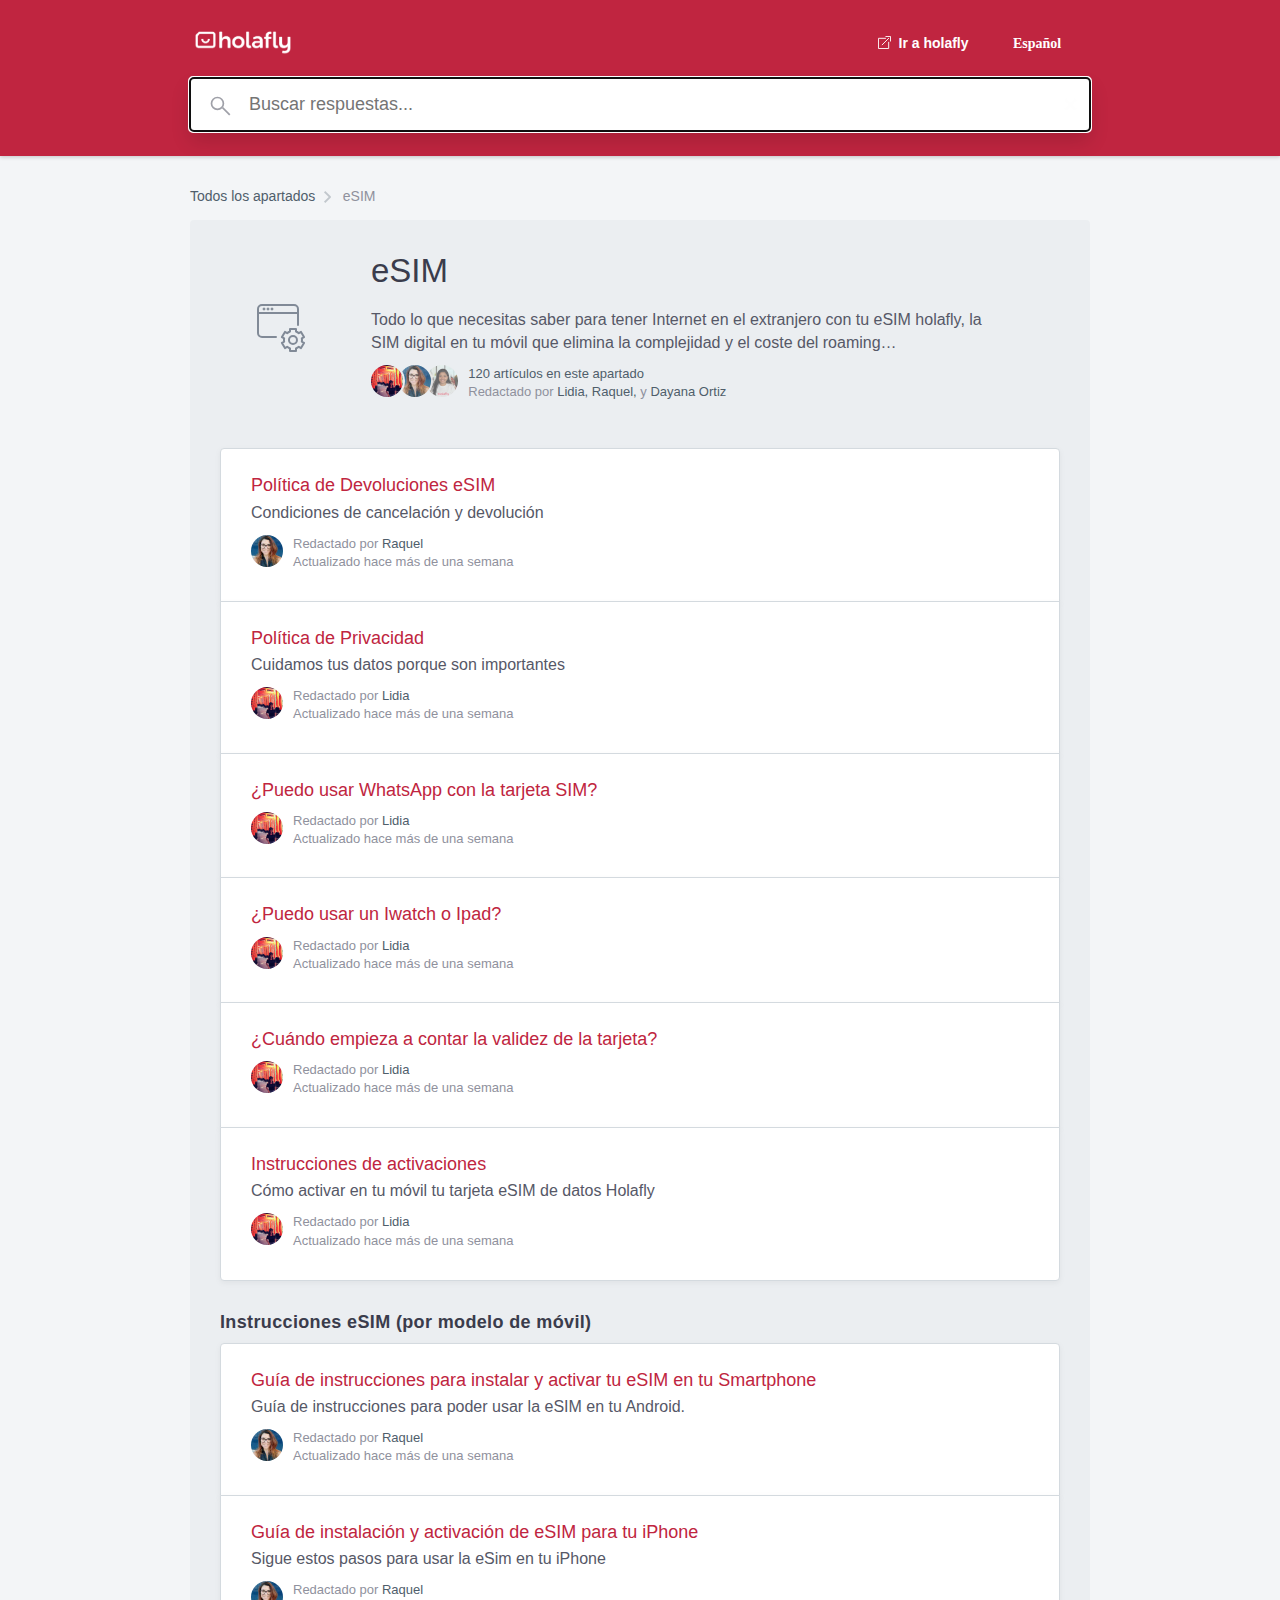
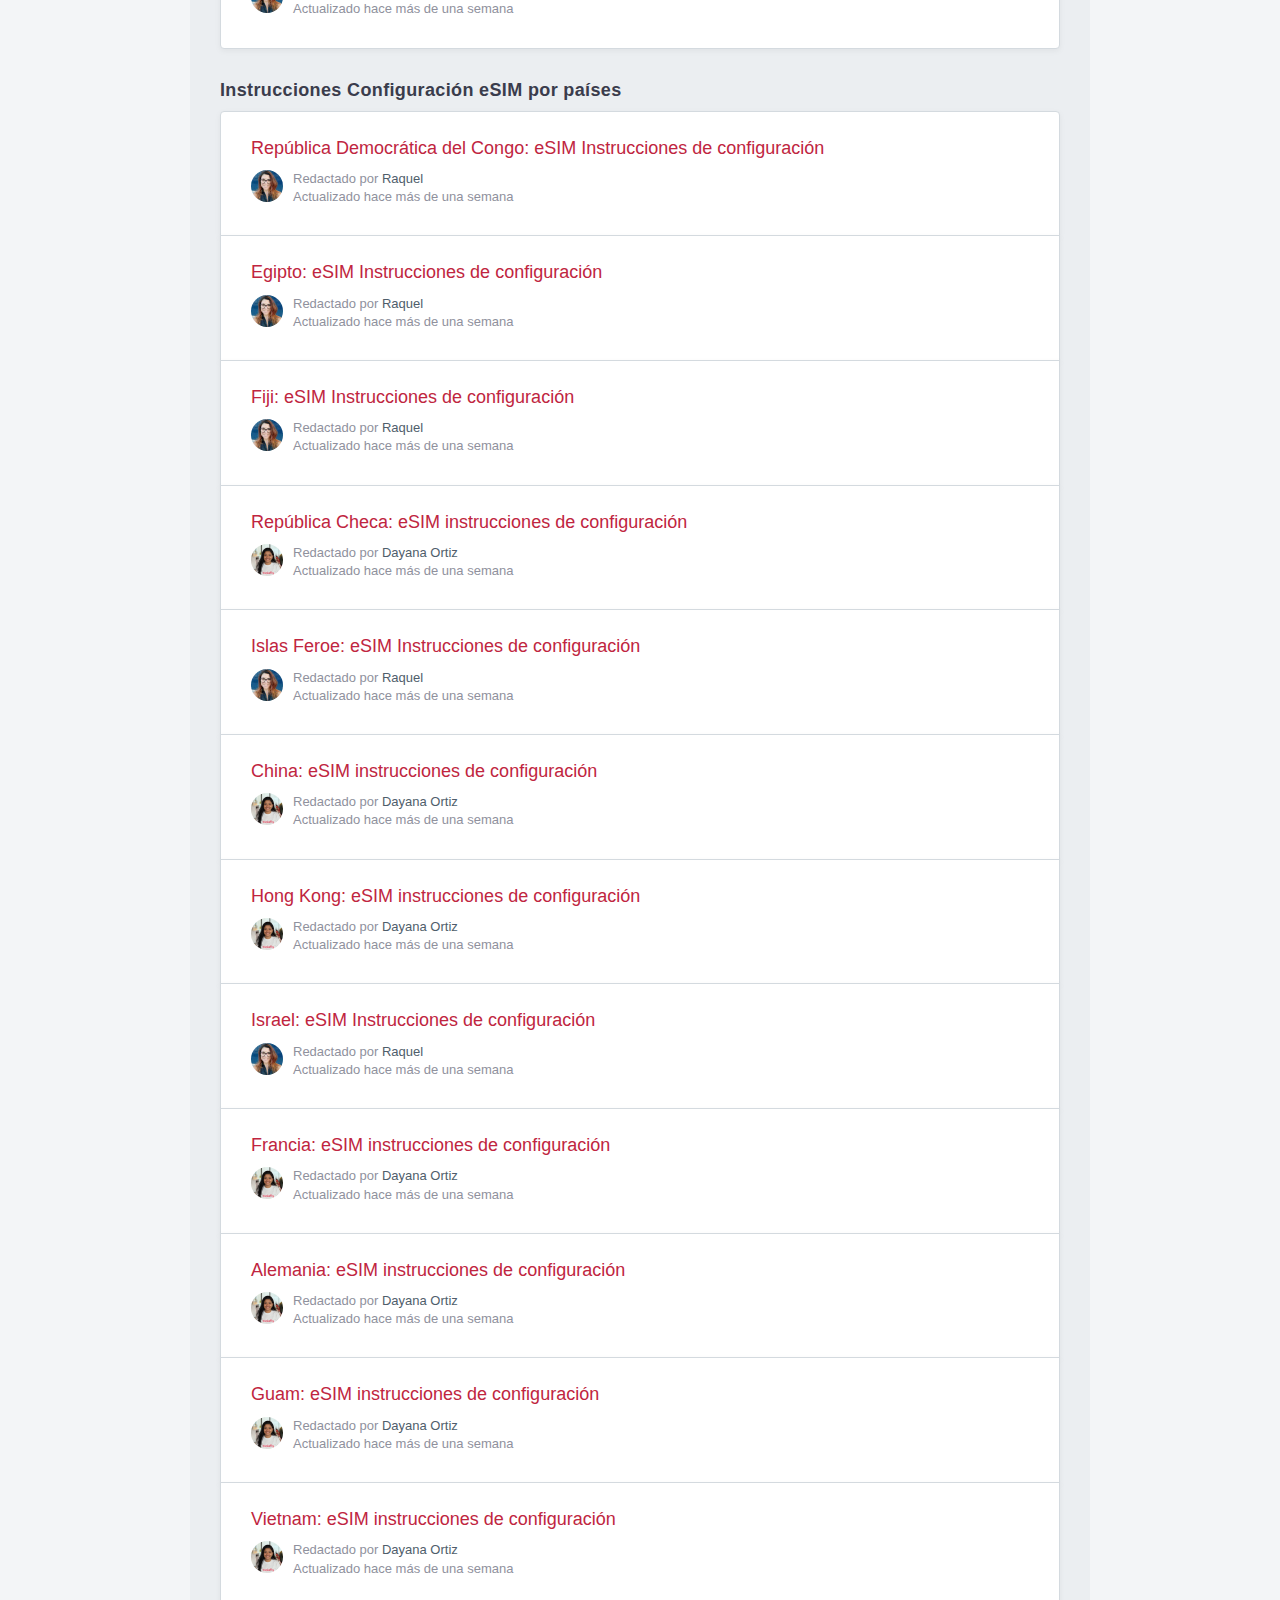
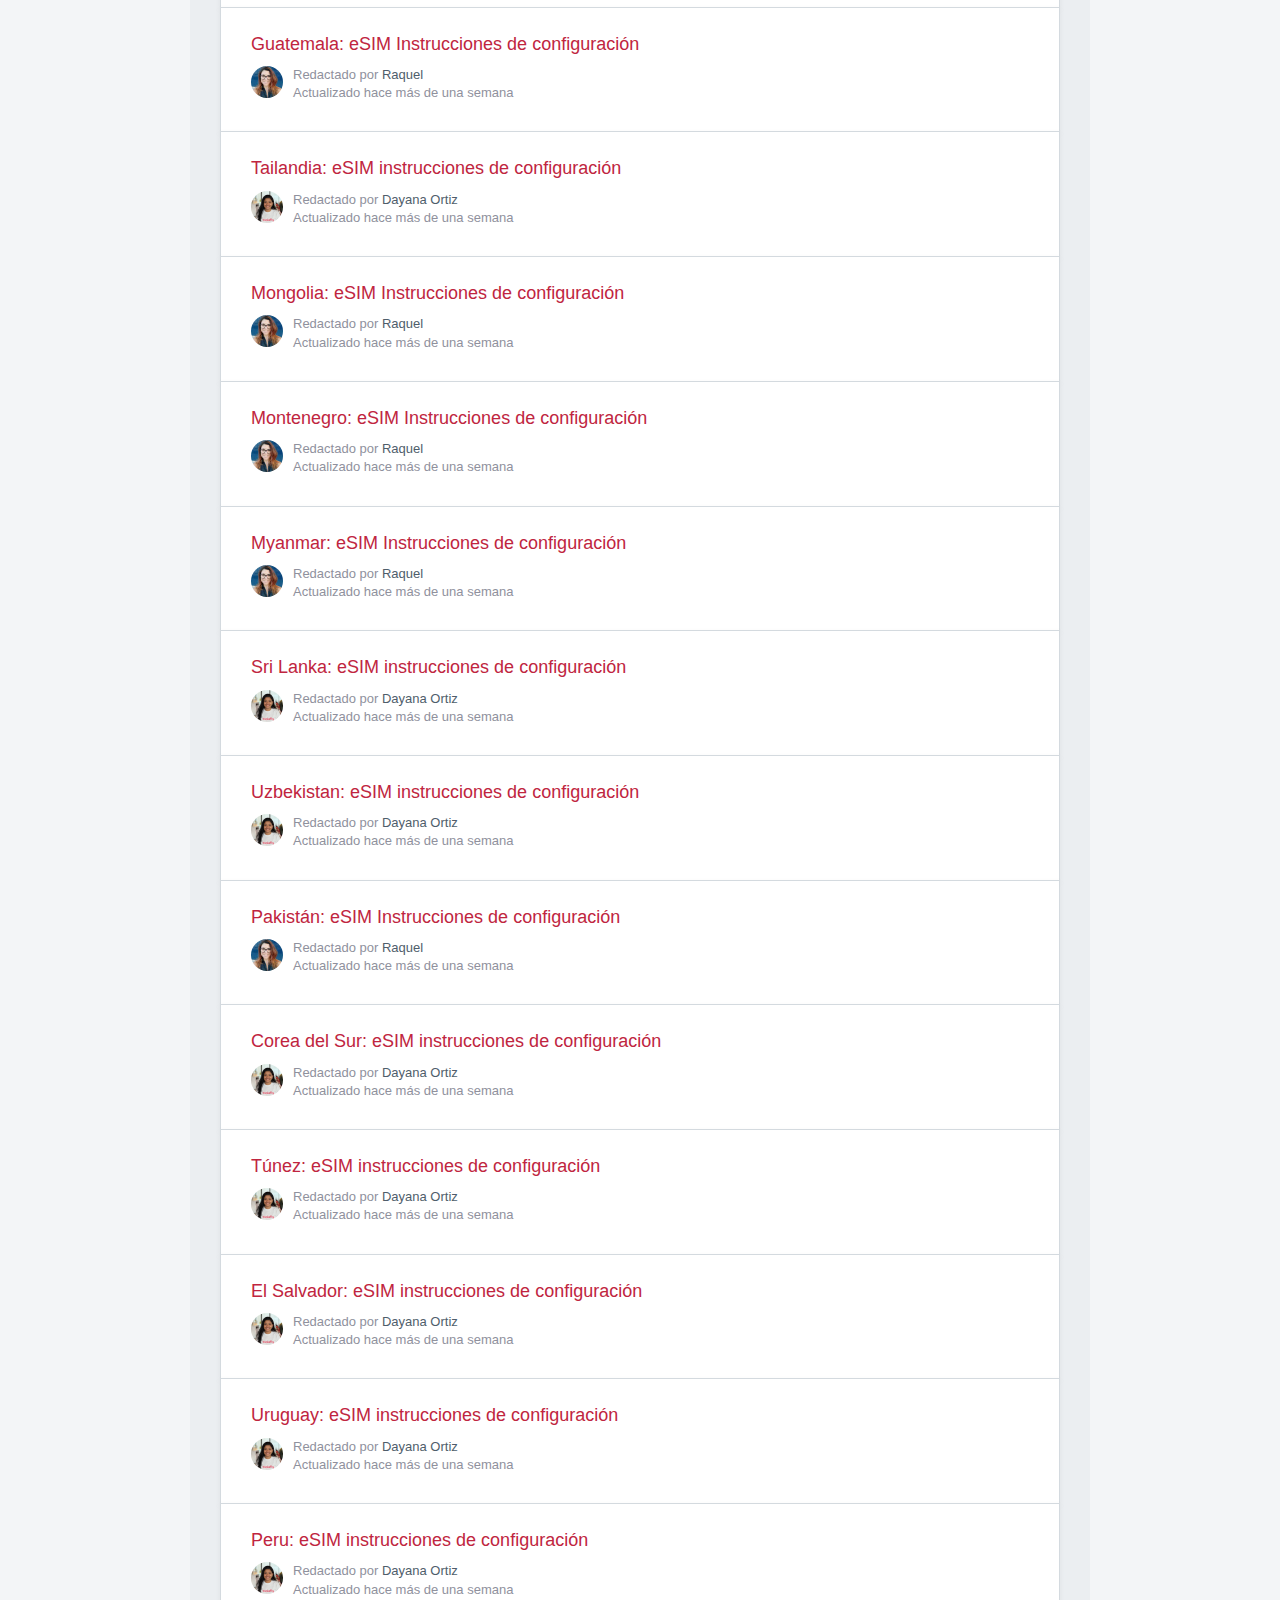
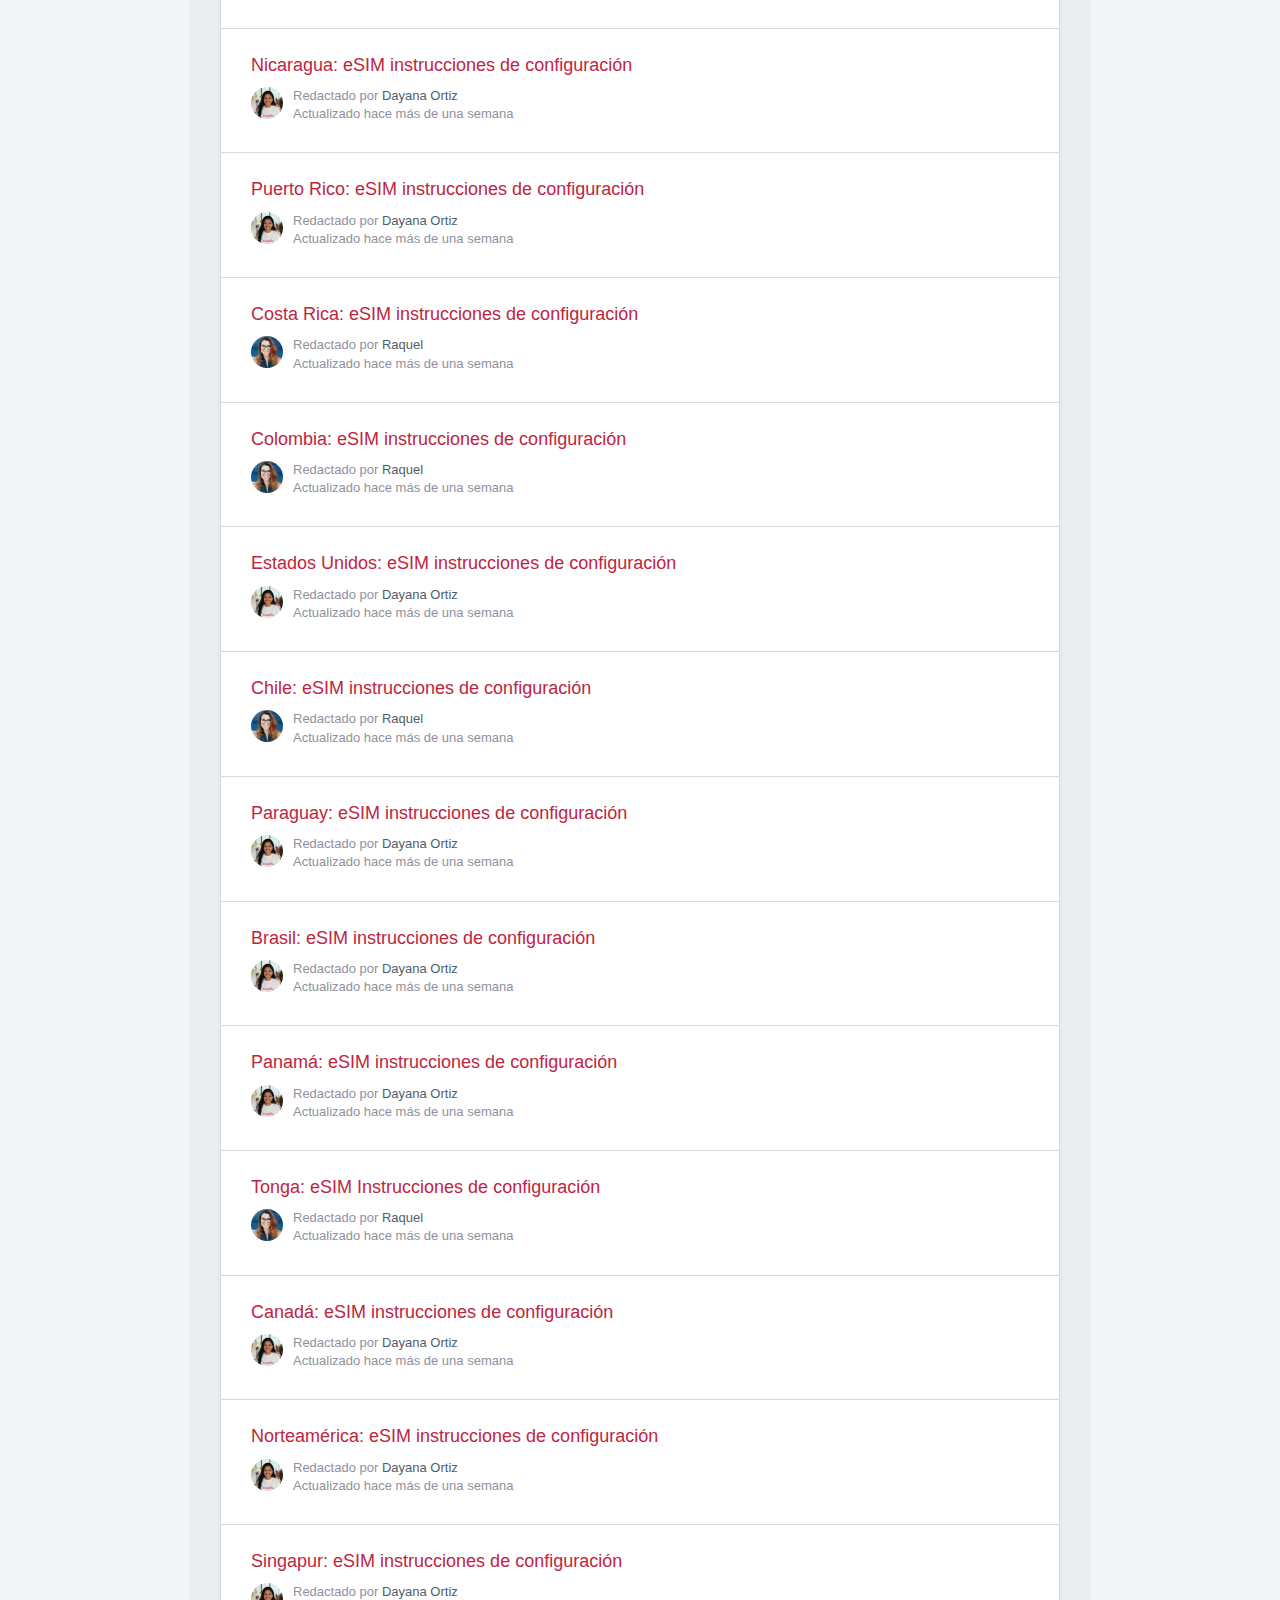
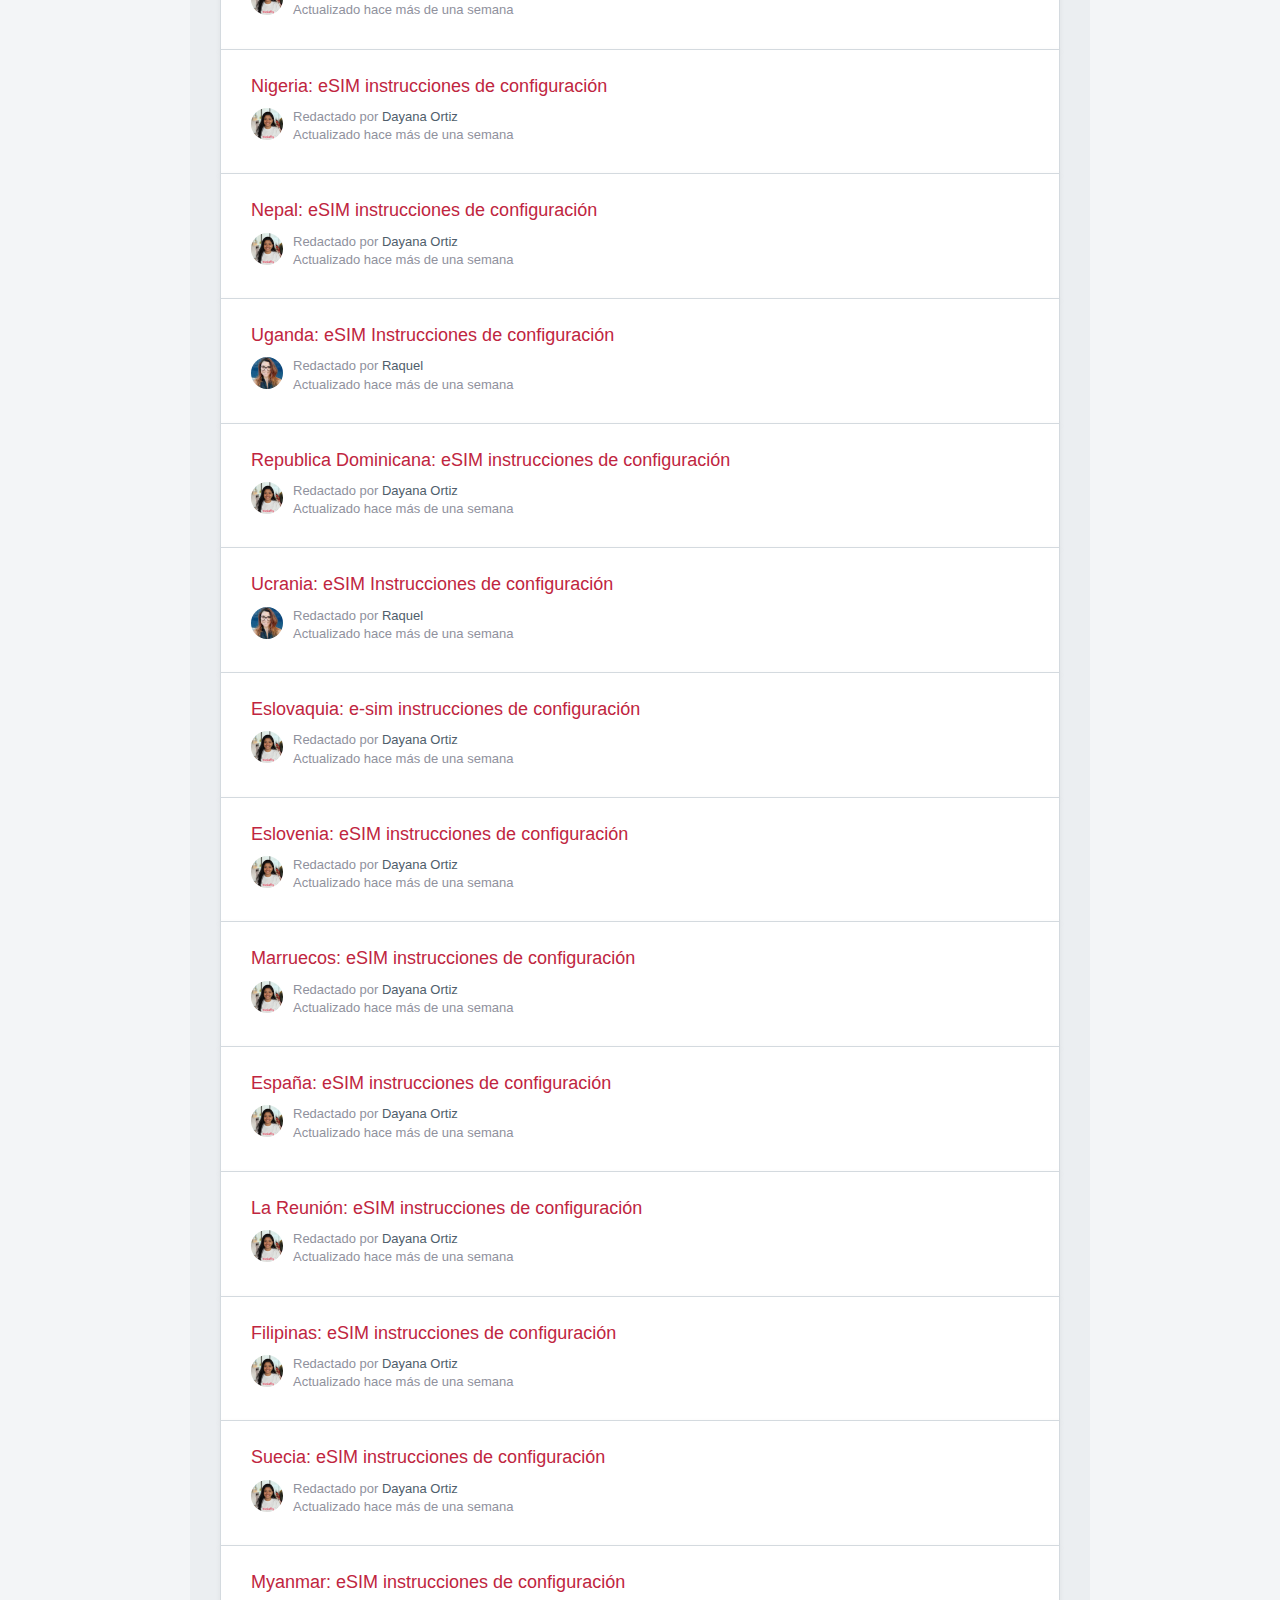
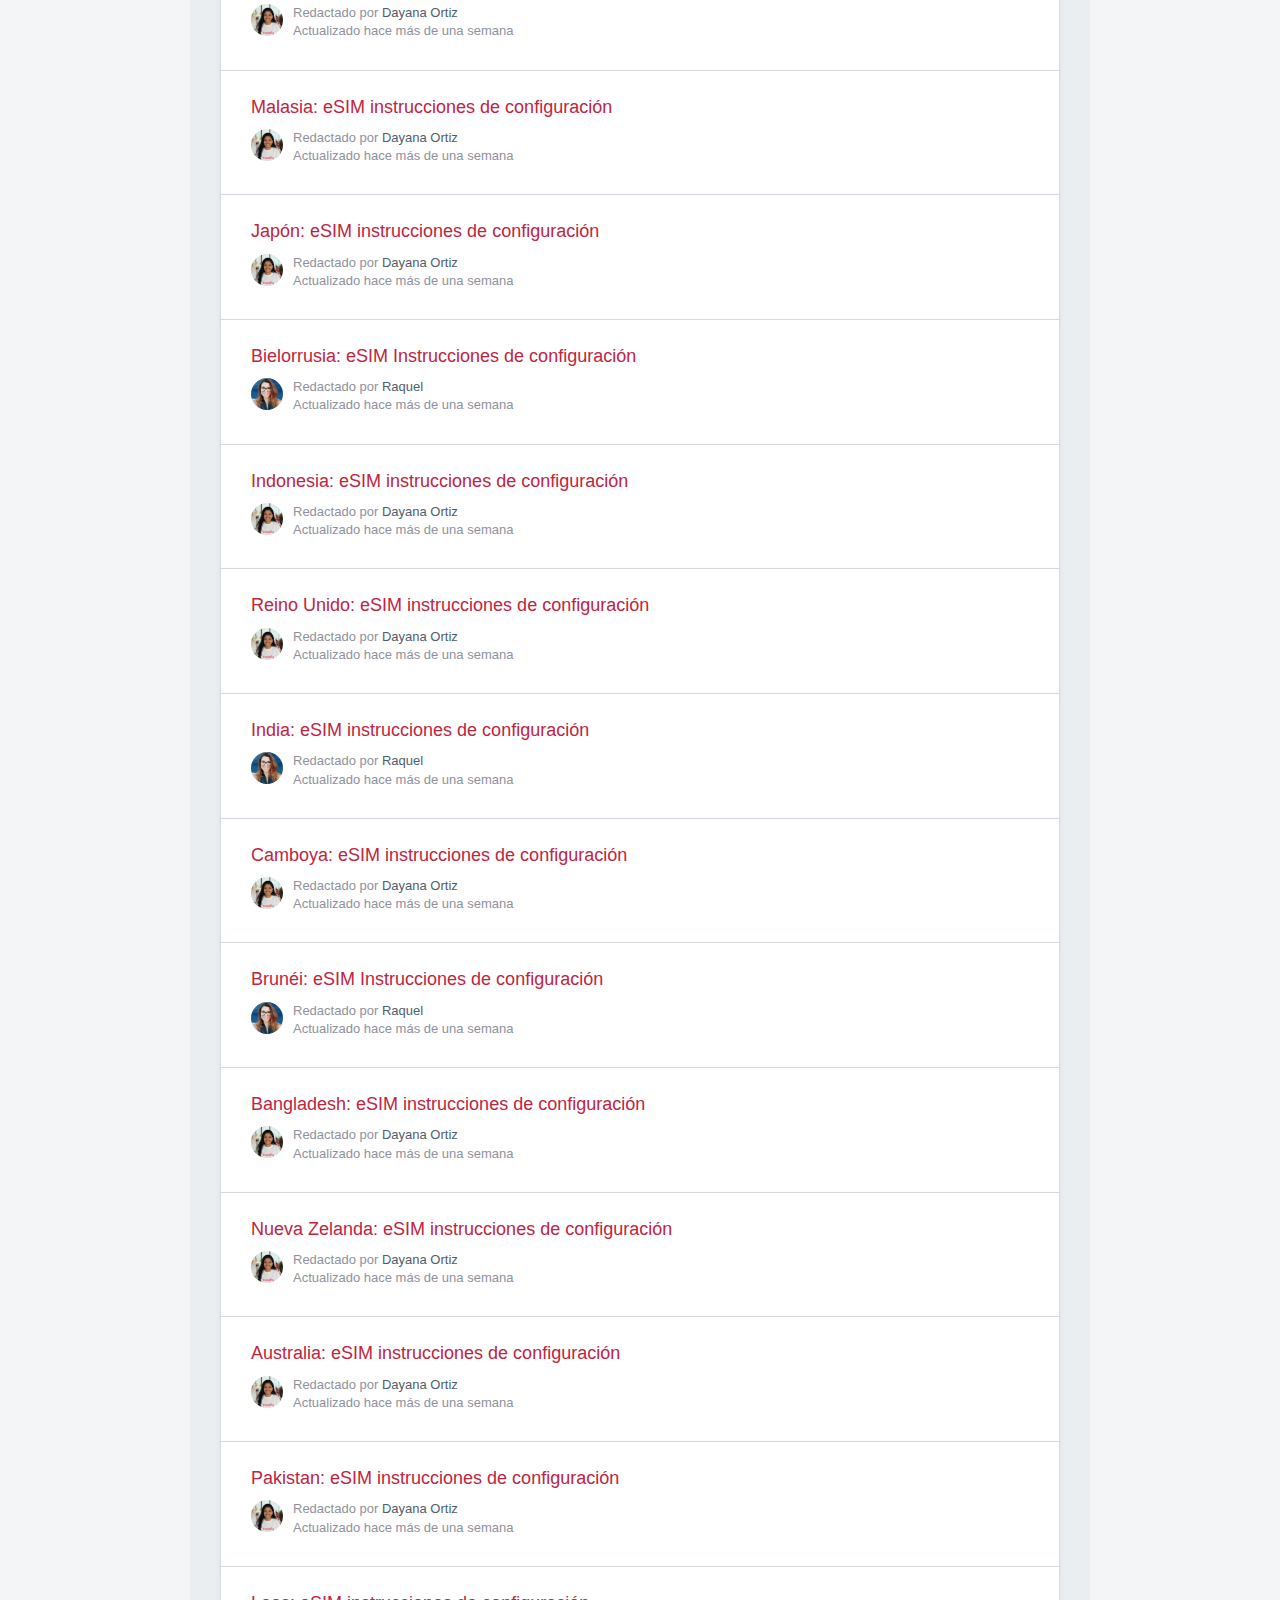
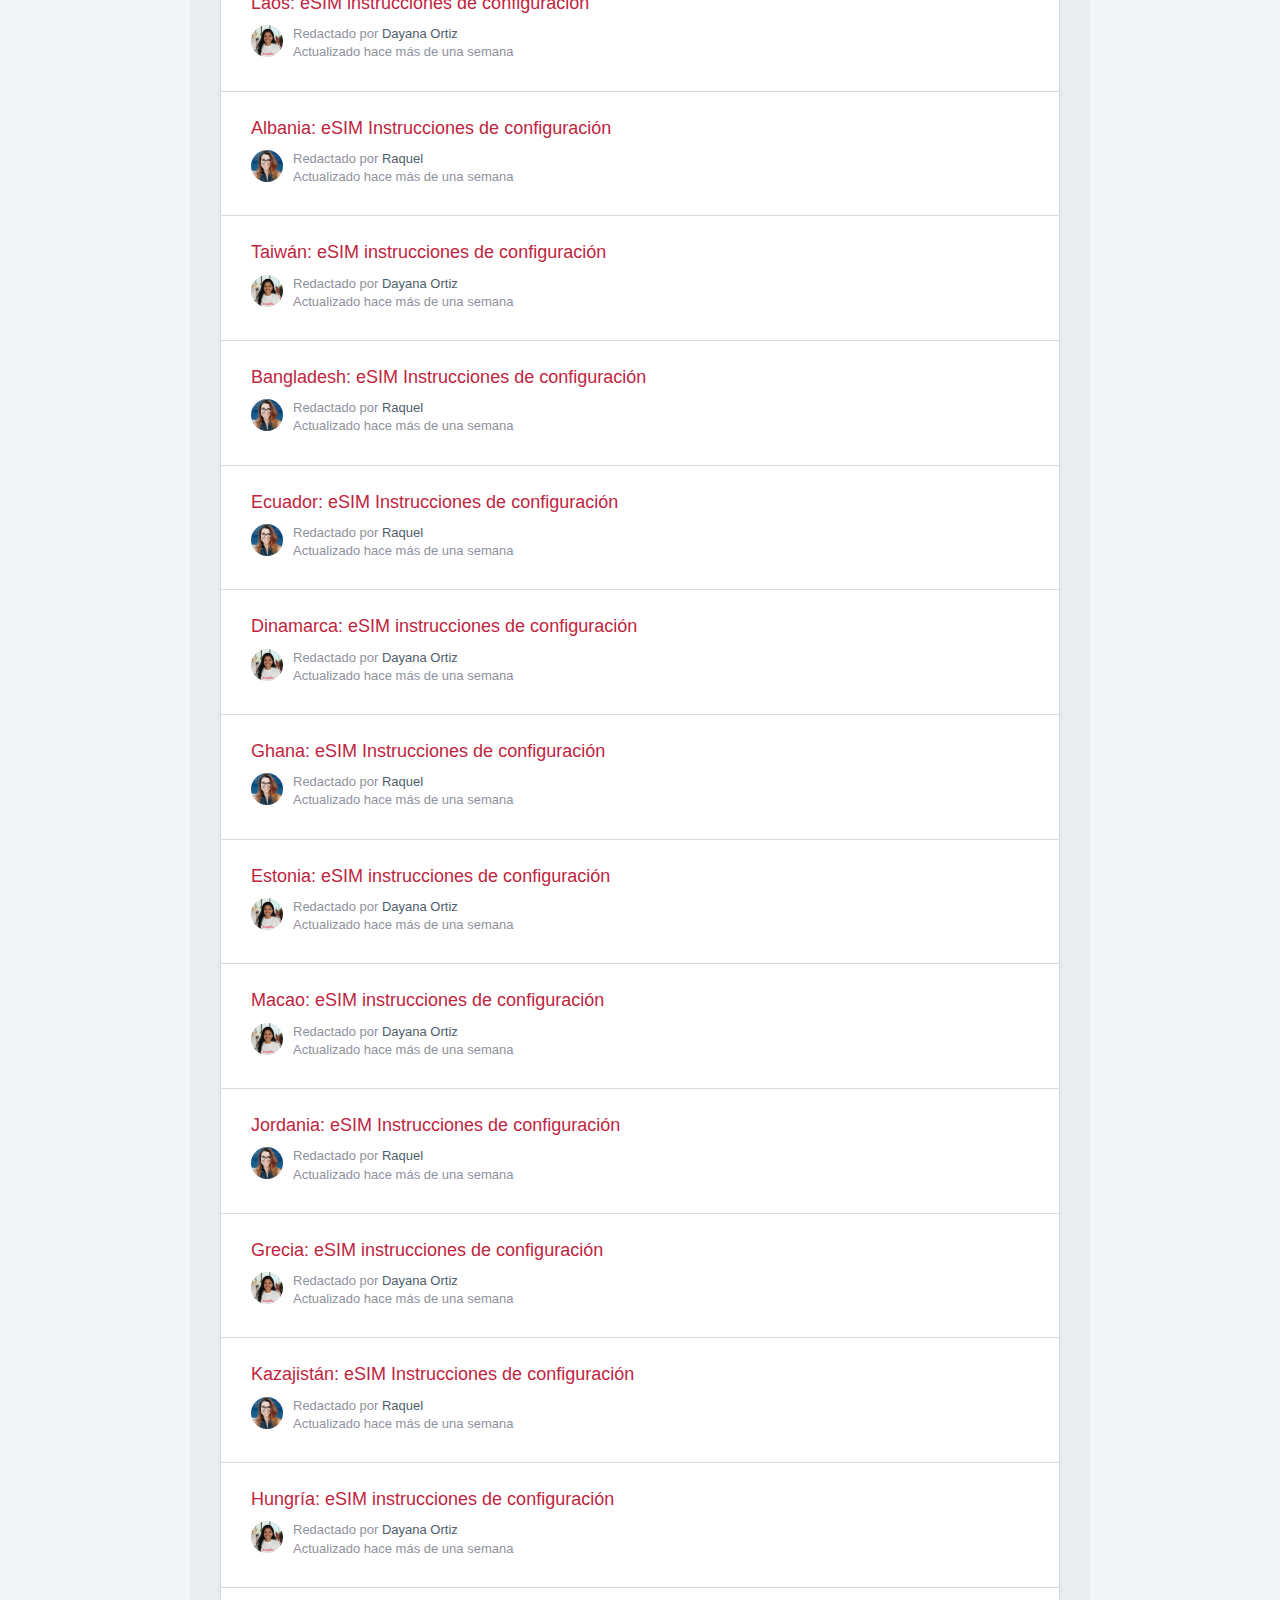
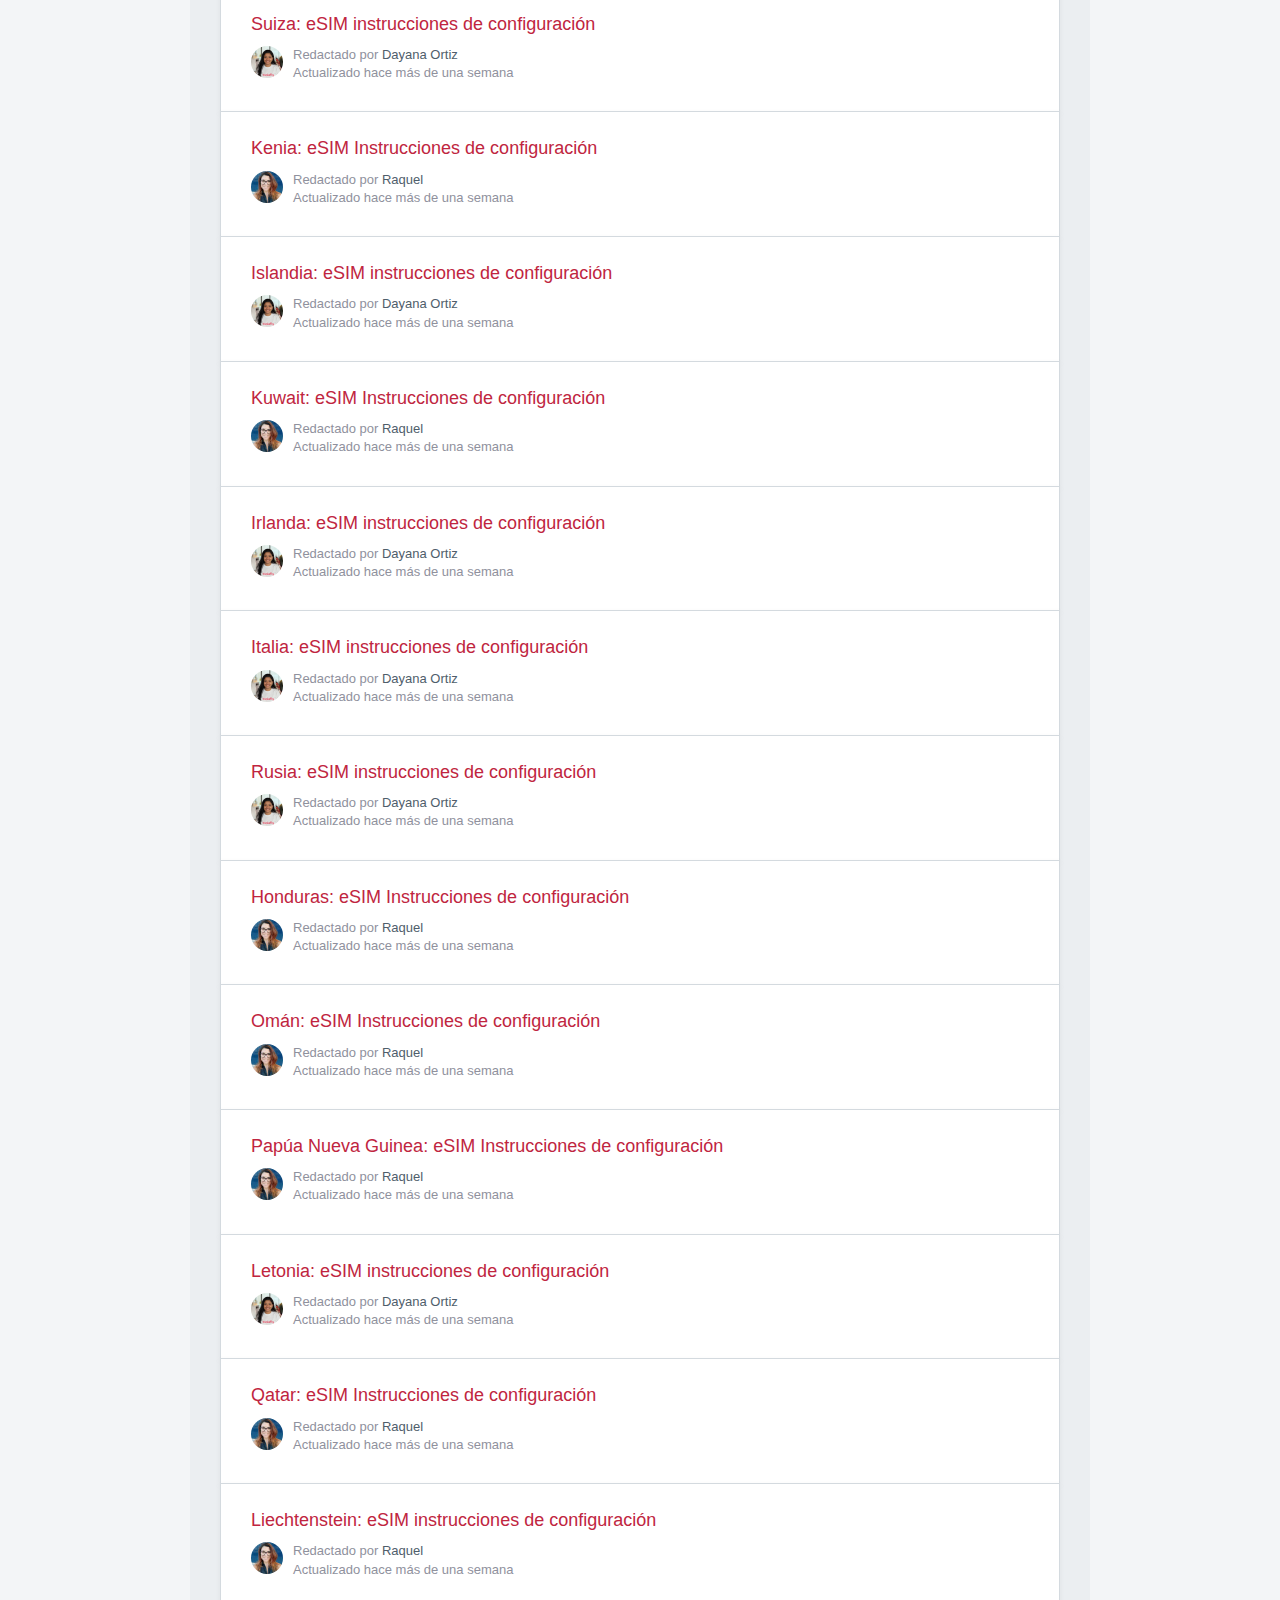
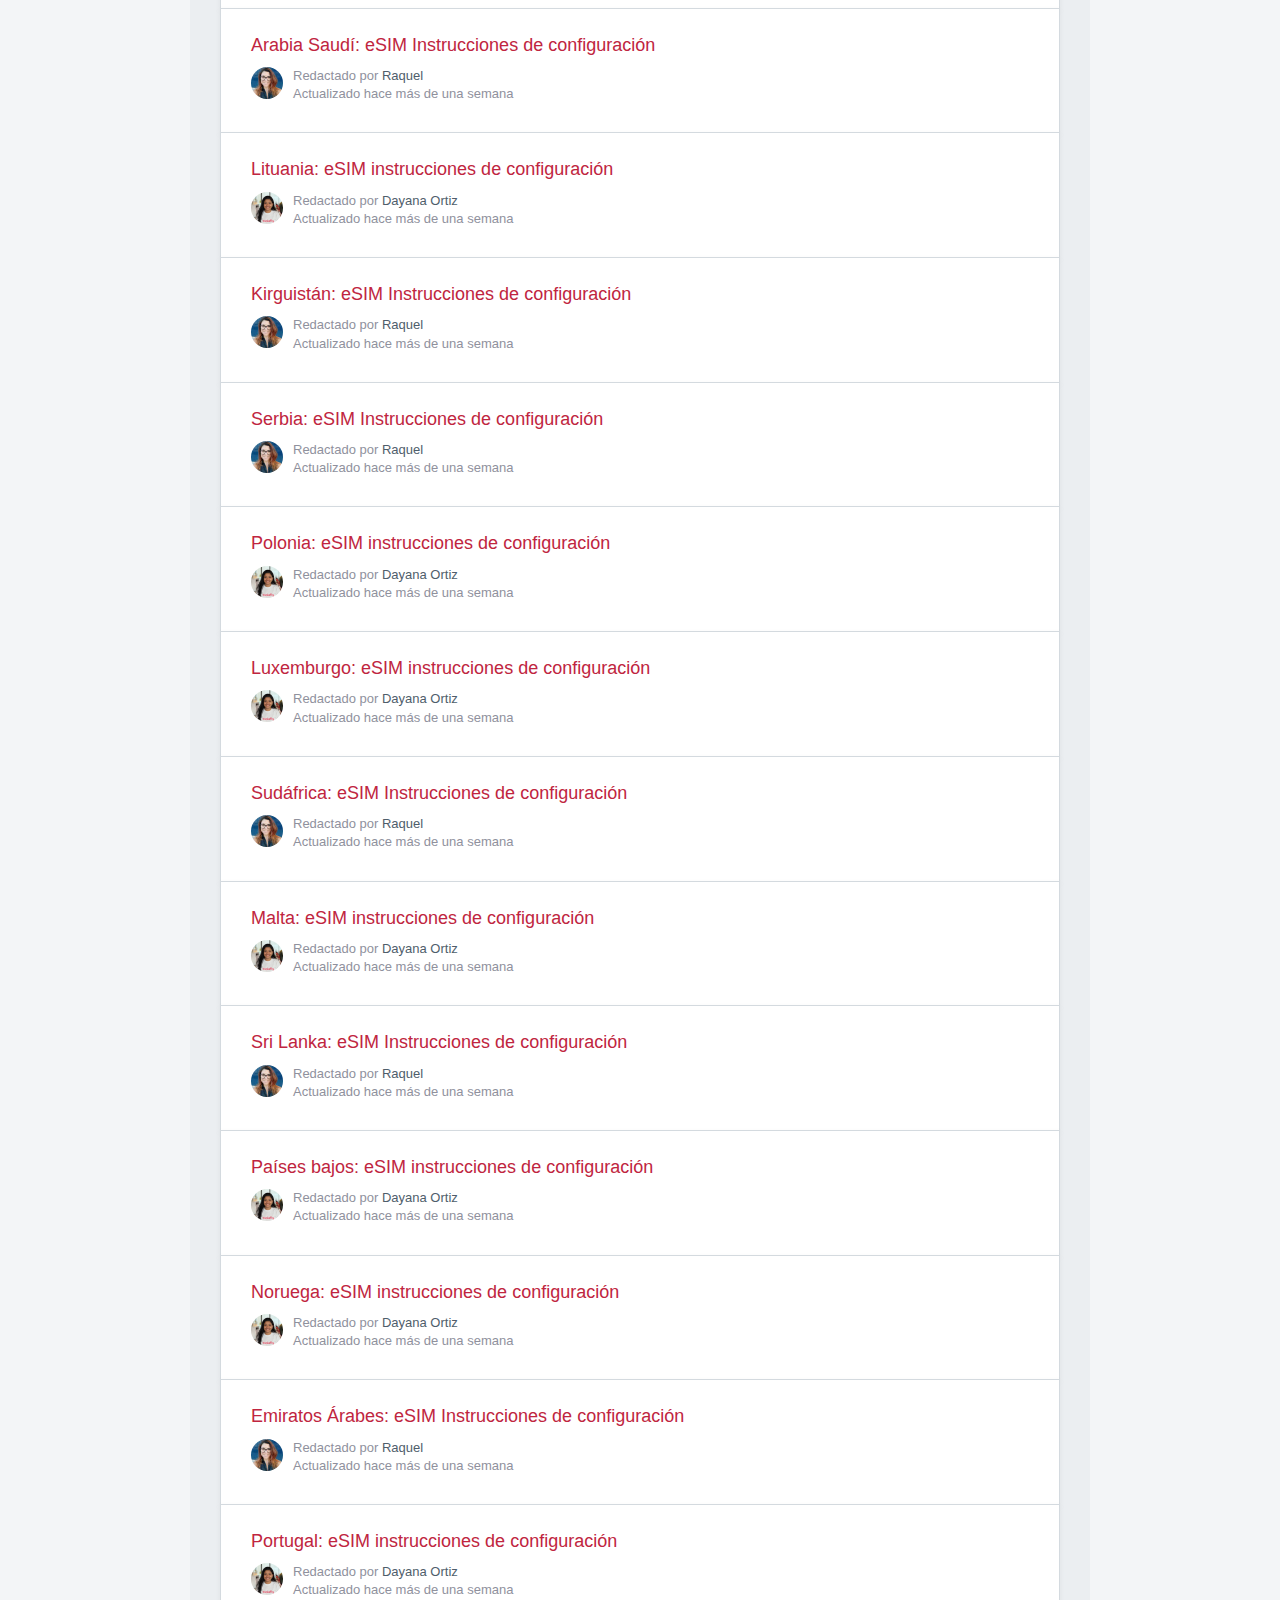
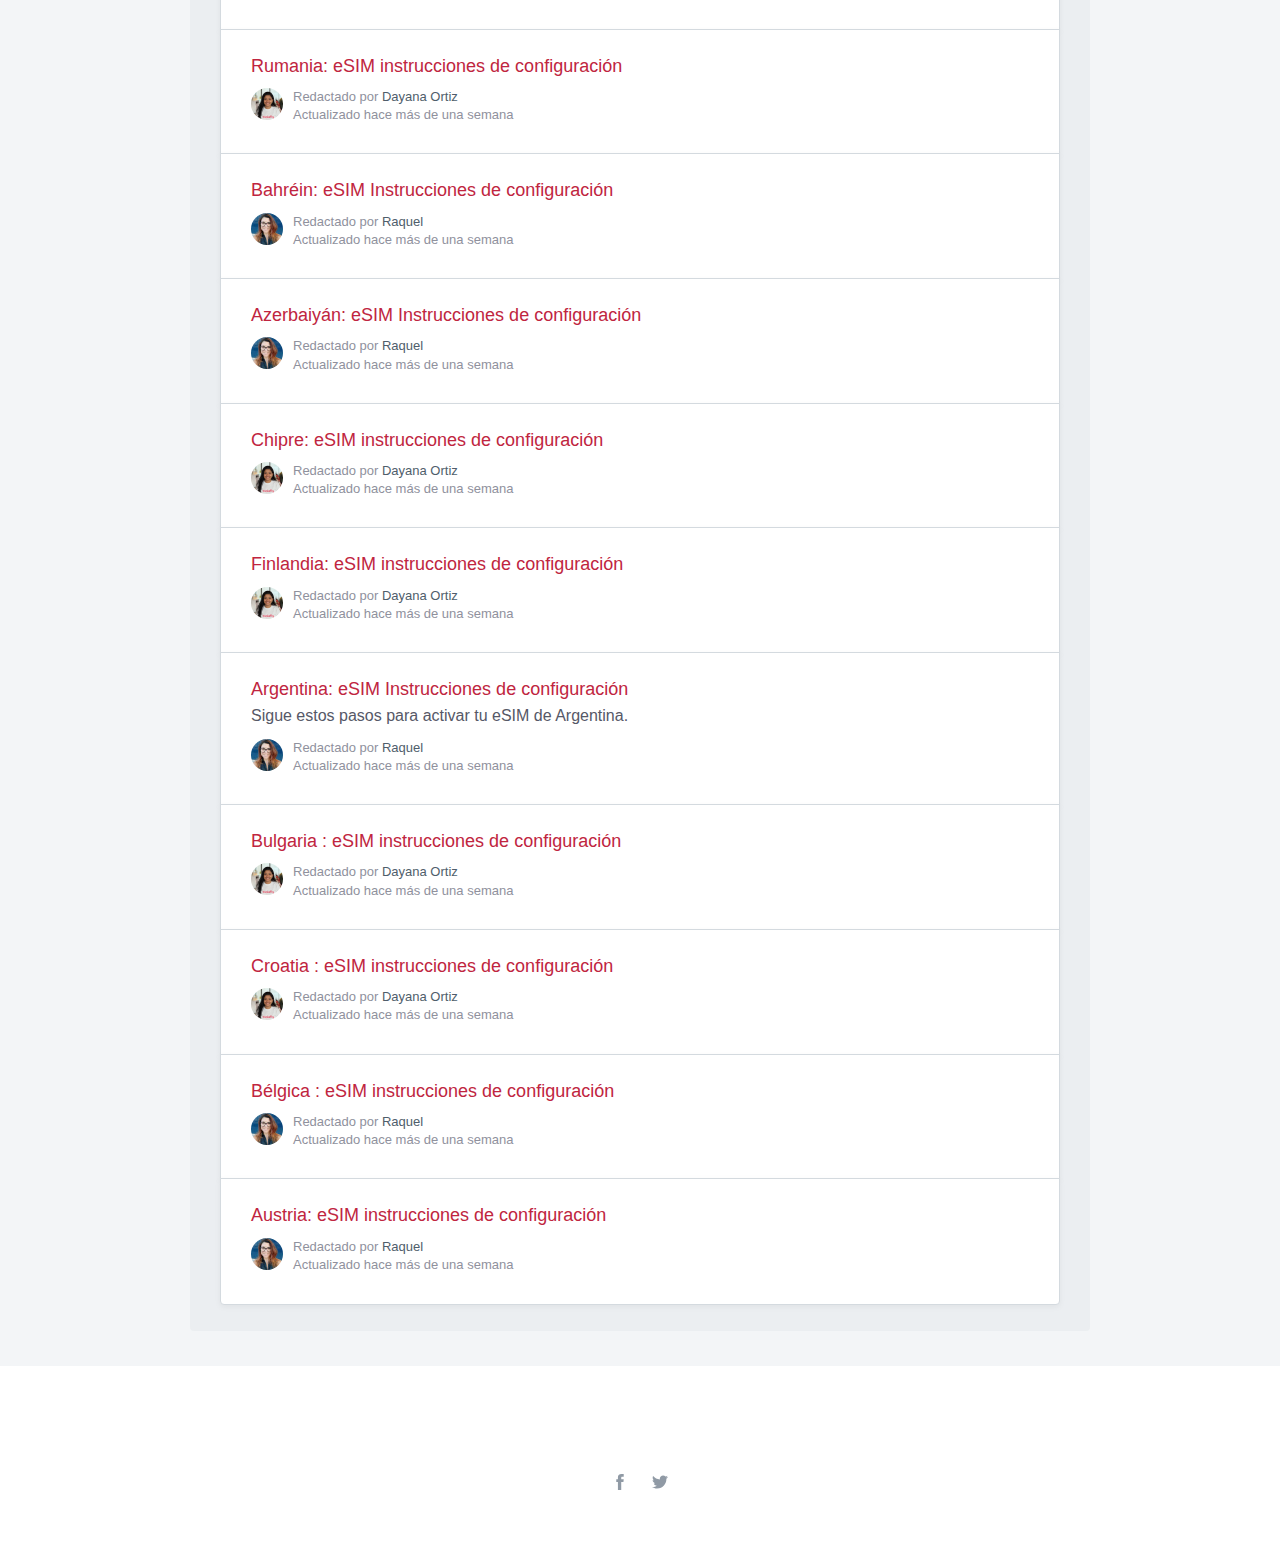
<file: eSIM  Cómo aprovechar tus datos móviles cuando viajas con tu SIM Holafly.html>
﻿<!DOCTYPE HTML>
<!-- saved from url=(0051)http://help.holafly.com/es/collections/1932022-esim -->
<!DOCTYPE html PUBLIC "" ""><HTML lang="es" data-direction="ltr"><HEAD><META 
content="IE=11.0000" http-equiv="X-UA-Compatible">
     <LINK href="https://fonts.intercomcdn.com" rel="preconnect" crossorigin=""> 
      
<SCRIPT src="eSIM%20%20Cómo%20aprovechar%20tus%20datos%20móviles%20cuando%20viajas%20con%20tu%20SIM%20Holafly_archivos/js.js" async="async" nonce="ASv5oOILzEhfUVcrJhtLri8TgLaFKC/93TyIxOyPKgk="></SCRIPT>
       
<SCRIPT nonce="ASv5oOILzEhfUVcrJhtLri8TgLaFKC/93TyIxOyPKgk=">
        window.dataLayer = window.dataLayer || [];
        function gtag(){dataLayer.push(arguments);}
        gtag('js', new Date());
        gtag('config', 'G-6EPJ9BGB49');
</SCRIPT>
     
<META charset="utf-8">     
<META http-equiv="X-UA-Compatible" content="IE=edge">     <TITLE>eSIM  | Cómo 
aprovechar tus datos móviles cuando viajas con tu SIM Holafly</TITLE>     
<META name="description" content="Todo lo que necesitas saber para tener Internet en el extranjero con tu eSIM holafly, la SIM digital en tu móvil que elimina la complejidad y el coste del roaming "> 
    
<META name="viewport" content="width=device-width, initial-scale=1">       <LINK 
href="http://help.holafly.com/de/collections/1932022-esim" rel="alternate" 
hreflang="de">       <LINK href="http://help.holafly.com/es/collections/1932022-esim" 
rel="alternate" hreflang="es">       <LINK href="http://help.holafly.com/es/collections/1932022-esim" 
rel="alternate" hreflang="x-default">       
<META name="intercom:trackingEvent" content='{"name":"Viewed Collection","metadata":{"action":"viewed","object":"collection","place":"help_center","owner":"educate","default_locale":"es","current_locale":"es","is_default_locale":true,"collection":{"id":"1932022","url":"http://help.holafly.com/es/collections/1932022-esim","value":"eSIM "}}}'> 
    <LINK href="eSIM%20%20Cómo%20aprovechar%20tus%20datos%20móviles%20cuando%20viajas%20con%20tu%20SIM%20Holafly_archivos/help_center-22d105e648d60ed66a3ae02c871a7c820fbe78719a11455bc4ee69df0e27414b.css" 
rel="stylesheet" media="all">     <LINK href="http://help.holafly.com/es/collections/1932022-esim" 
rel="canonical">         <LINK href="https://downloads.intercomcdn.com/i/o/25442/f5929824c1e8a7aa9c1da841/Isotipo+color+corporativo.png" 
rel="shortcut icon" type="image/png">       
<STYLE>
        .header, .avatar__image-extra { background-color: #c02540; }
        .article a, .c__primary { color: #c02540; }
        .avatar__fallback { background-color: #c02540; }
        article a.intercom-h2b-button { background-color: #c02540; border: 0; }
        .header { background-image: url('https://downloads.intercomcdn.com/i/o/167937/475c47dcdda00da0254af6e4/b7494171132e3e19e842cddb8b0743ac.png'); }
      </STYLE>
       
<META content="eSIM  | Cómo aprovechar tus datos móviles cuando viajas con tu SIM Holafly" 
property="og:title">   
<META name="twitter:title" content="eSIM  | Cómo aprovechar tus datos móviles cuando viajas con tu SIM Holafly"> 
  
<META content="Todo lo que necesitas saber para tener Internet en el extranjero con tu eSIM holafly, la SIM digital en tu móvil que elimina la complejidad y el coste del roaming " 
property="og:description">   
<META name="twitter:description" content="Todo lo que necesitas saber para tener Internet en el extranjero con tu eSIM holafly, la SIM digital en tu móvil que elimina la complejidad y el coste del roaming "> 
<META content="website" property="og:type"> 
<META content="" property="og:image"> 
<META name="twitter:image" content="">   
<META name="GENERATOR" content="MSHTML 11.00.9600.20616"></HEAD>   
<BODY class="header__lite"><HEADER class="header">
<DIV class="container header__container o__ltr" dir="ltr">
<DIV class="content">
<DIV class="mo o__centered o__reversed header__meta_wrapper">
<DIV class="mo__body header__site_name">
<DIV class="header__logo"><A href="http://help.holafly.com/es/"><IMG height="198" 
alt="Cómo aprovechar tus datos móviles cuando viajas con tu SIM Holafly" src="eSIM%20%20Cómo%20aprovechar%20tus%20datos%20móviles%20cuando%20viajas%20con%20tu%20SIM%20Holafly_archivos/Logo%2520blanco%2520fondo%2520transparente%2520copy.png"> 
            </A>           </DIV></DIV>
<DIV class="mo__aside">
<DIV class="header__links"><A class="header__home__url" href="https://holafly.com/" 
target="_blank" rel="noopener"><svg xmlns="http://www.w3.org/2000/svg" viewBox="0 0 14 14" 
width="14" height="14"><g fill="none" fill-rule="evenodd" stroke="#fff" 
stroke-linecap="round" stroke-linejoin="round"><path d="M 11.5 6.73 v 6.77 H 0.5 v -11 h 7.615 M 4.5 9.5 l 7 -7 M 13.5 5.5 v -5 h -5" 
/></g></svg><SPAN>Ir a holafly</SPAN></A>             <SELECT name="locale-picker" 
class="locale-picker u__hidden" id="locale-picker" data-locale="es"><OPTION 
  value="/de/collections/1932022-esim" data-locale="de">Deutsch</OPTION> <OPTION 
  value="/en/collections/1932022" data-locale="en">English</OPTION> <OPTION 
  selected="selected" value="/es/collections/1932022-esim" 
  data-locale="es">Español</OPTION> <OPTION value="/fr/collections/1932022" 
  data-locale="fr">Français</OPTION> <OPTION value="/it/collections/1932022" 
  data-locale="it">Italiano</OPTION> <OPTION value="/pt/collections/1932022" 
  data-locale="pt">Português</OPTION></SELECT><SELECT name="hidden_locales" class="locale-picker" 
id="locale-picker-for-width-calculation"><OPTION value=""></OPTION></SELECT>     
      </DIV></DIV></DIV>
<FORM class="header__form search" action="/es/" autocomplete="off"><INPUT name="q" tabindex="1" class="search__input js__search-input o__ltr" type="text" placeholder="Buscar respuestas..." value="" autocomplete="off"> 
        
<DIV class="search_icons"><BUTTON class="search__submit o__ltr" 
type="submit"></BUTTON>           <A class="search__clear-text__icon"><svg 
xmlns="http://www.w3.org/2000/svg" class="interface-icon" viewBox="0 0 16 16" 
width="16" height="16"><path d="M 8.018 6.643 L 5.375 4 L 4 5.375 l 2.643 2.643 L 4 10.643 L 5.375 12 l 2.643 -2.625 L 10.625 12 L 12 10.643 L 9.357 8.018 L 12 5.375 L 10.643 4 Z" 
/>             </svg>           </A>             
</DIV></FORM></DIV></DIV></HEADER>
<DIV class="container">
<DIV class="content educate_content"><SECTION class="content section">
<DIV class="breadcrumb" dir="ltr">
<DIV class="link__arrow o__ltr"><A href="http://help.holafly.com/es/">Todos los 
apartados</A>   </DIV>
<DIV class="link__arrow o__ltr">eSIM </DIV></DIV>
<DIV class="section__bg">
<DIV class="paper g__space collection__headline">
<DIV class="collection o__ltr">
<DIV class="collection__photo"><svg xmlns="http://www.w3.org/2000/svg" 
role="img" viewBox="0 0 48 48"><g id="devices-window-settings" fill="none" 
fill-rule="evenodd"><path stroke-linecap="round" stroke-linejoin="round" 
stroke-width="2" d="M 1 9 h 40" /><path fill="#231f1f" d="M 7 4 a 1 1 0 0 0 0 2 a 1 1 0 0 0 0 -2 m 4 0 a 1 1 0 0 0 0 2 a 1 1 0 0 0 0 -2 m 4 0 a 1 1 0 0 0 0 2 a 1 1 0 0 0 0 -2" 
/><path stroke-linecap="round" stroke-width="2" d="M 19 33 H 5 a 4 4 0 0 1 -4 -4 V 5 a 4 4 0 0 1 4 -4 h 32 a 4 4 0 0 1 4 4 v 16" 
/><path stroke-linejoin="round" stroke-width="2" d="M 33 27.523 c -1 0.372 -2.026 0.93 -2.855 1.64 l -2.19 -1.26 l -3.004 5.194 l 2.18 1.26 A 9.06 9.06 0 0 0 26.978 36 c 0 0.56 0.057 1.11 0.155 1.64 l -2.182 1.262 l 3 5.195 l 2.198 -1.26 c 0.83 0.71 1.855 1.268 2.855 1.64 V 47 h 6 v -2.523 c 1 -0.372 2 -0.93 2.83 -1.64 l 2.178 1.26 l 2.998 -5.195 l -2.186 -1.26 c 0.1 -0.532 0.155 -1.08 0.155 -1.642 c 0 -0.562 -0.058 -1.11 -0.158 -1.642 l 2.18 -1.26 l -3 -5.198 l -2.17 1.26 C 41 28.45 40 27.893 39 27.52 V 25 h -6 v 2.523 Z" 
/><path stroke-linejoin="round" stroke-width="2" d="M 39.973 36 a 4 4 0 1 1 -8 0 a 4 4 0 0 1 8 0 Z" 
/></g></svg>     </DIV>
<DIV class="collection__meta intercom-force-break" dir="ltr">
<H1 class="t__h1">eSIM </H1>
<P class="paper__preview">Todo lo que necesitas saber para tener Internet en el 
extranjero con tu eSIM holafly, la SIM digital en tu móvil que elimina la 
complejidad y el coste del roaming…</P>
<DIV class="avatar">
<DIV class="avatar__photo avatars__images o__ltr"><IMG class="avatar__image" 
alt="Lidia avatar" src="eSIM%20%20Cómo%20aprovechar%20tus%20datos%20móviles%20cuando%20viajas%20con%20tu%20SIM%20Holafly_archivos/photo-1529405250.jpg"> 
        <IMG class="avatar__image" alt="Raquel avatar" src="eSIM%20%20Cómo%20aprovechar%20tus%20datos%20móviles%20cuando%20viajas%20con%20tu%20SIM%20Holafly_archivos/T5KNKBXUJ-UKS60J8AW-d7e4212dd4ad-512-1574167969.jpg"> 
        <IMG class="avatar__image" alt="Dayana Ortiz avatar" src="eSIM%20%20Cómo%20aprovechar%20tus%20datos%20móviles%20cuando%20viajas%20con%20tu%20SIM%20Holafly_archivos/dayana-holafly-1643397201.png"> 
  </DIV>
<DIV class="avatar__info">
<DIV><SPAN class="c__darker">120 artículos en este apartado       </SPAN>       
<BR>      Redactado por <SPAN class="c__darker"> Lidia,</SPAN> <SPAN class="c__darker"> 
Raquel,</SPAN> y <SPAN class="c__darker"> Dayana Ortiz</SPAN>     
</DIV></DIV></DIV></DIV></DIV></DIV>
<DIV class="g__space"><A class="t__no-und paper paper__article-preview" href="http://help.holafly.com/es/articles/3332356-politica-de-devoluciones-esim">
<DIV class="article__preview intercom-force-break" dir="ltr">
<H2 class="t__h3"><SPAN class="c__primary">Política de Devoluciones 
eSIM</SPAN></H2><SPAN class="paper__preview c__body">Condiciones de cancelación 
y devolución</SPAN>
<DIV class="avatar">
<DIV class="avatar__photo o__ltr"><IMG class="avatar__image" alt="Raquel avatar" 
src="eSIM%20%20Cómo%20aprovechar%20tus%20datos%20móviles%20cuando%20viajas%20con%20tu%20SIM%20Holafly_archivos/T5KNKBXUJ-UKS60J8AW-d7e4212dd4ad-512-1574167969.jpg"> 
  </DIV>
<DIV class="avatar__info">
<DIV>      Redactado por <SPAN class="c__darker"> Raquel</SPAN>         <BR> 
Actualizado hace más de una semana     </DIV></DIV></DIV></DIV></A><A class="t__no-und paper paper__article-preview" 
href="http://help.holafly.com/es/articles/3332352-politica-de-privacidad">
<DIV class="article__preview intercom-force-break" dir="ltr">
<H2 class="t__h3"><SPAN class="c__primary">Política de 
Privacidad</SPAN></H2><SPAN class="paper__preview c__body">Cuidamos tus datos 
porque son importantes</SPAN>
<DIV class="avatar">
<DIV class="avatar__photo o__ltr"><IMG class="avatar__image" alt="Lidia avatar" 
src="eSIM%20%20Cómo%20aprovechar%20tus%20datos%20móviles%20cuando%20viajas%20con%20tu%20SIM%20Holafly_archivos/photo-1529405250.jpg"> 
  </DIV>
<DIV class="avatar__info">
<DIV>      Redactado por <SPAN class="c__darker"> Lidia</SPAN>         <BR> 
Actualizado hace más de una semana     </DIV></DIV></DIV></DIV></A><A class="t__no-und paper paper__article-preview" 
href="http://help.holafly.com/es/articles/3332333-puedo-usar-whatsapp-con-la-tarjeta-sim">
<DIV class="article__preview intercom-force-break" dir="ltr">
<H2 class="t__h3"><SPAN class="c__primary">¿Puedo usar WhatsApp con la tarjeta 
SIM?</SPAN></H2><SPAN class="paper__preview c__body"></SPAN>
<DIV class="avatar">
<DIV class="avatar__photo o__ltr"><IMG class="avatar__image" alt="Lidia avatar" 
src="eSIM%20%20Cómo%20aprovechar%20tus%20datos%20móviles%20cuando%20viajas%20con%20tu%20SIM%20Holafly_archivos/photo-1529405250.jpg"> 
  </DIV>
<DIV class="avatar__info">
<DIV>      Redactado por <SPAN class="c__darker"> Lidia</SPAN>         <BR> 
Actualizado hace más de una semana     </DIV></DIV></DIV></DIV></A><A class="t__no-und paper paper__article-preview" 
href="http://help.holafly.com/es/articles/3332330-puedo-usar-un-iwatch-o-ipad">
<DIV class="article__preview intercom-force-break" dir="ltr">
<H2 class="t__h3"><SPAN class="c__primary">¿Puedo usar un Iwatch o 
Ipad?</SPAN></H2><SPAN class="paper__preview c__body"></SPAN>
<DIV class="avatar">
<DIV class="avatar__photo o__ltr"><IMG class="avatar__image" alt="Lidia avatar" 
src="eSIM%20%20Cómo%20aprovechar%20tus%20datos%20móviles%20cuando%20viajas%20con%20tu%20SIM%20Holafly_archivos/photo-1529405250.jpg"> 
  </DIV>
<DIV class="avatar__info">
<DIV>      Redactado por <SPAN class="c__darker"> Lidia</SPAN>         <BR> 
Actualizado hace más de una semana     </DIV></DIV></DIV></DIV></A><A class="t__no-und paper paper__article-preview" 
href="http://help.holafly.com/es/articles/3332325-cuando-empieza-a-contar-la-validez-de-la-tarjeta">
<DIV class="article__preview intercom-force-break" dir="ltr">
<H2 class="t__h3"><SPAN class="c__primary">¿Cuándo empieza a contar la validez 
de la tarjeta?</SPAN></H2><SPAN class="paper__preview c__body"></SPAN>
<DIV class="avatar">
<DIV class="avatar__photo o__ltr"><IMG class="avatar__image" alt="Lidia avatar" 
src="eSIM%20%20Cómo%20aprovechar%20tus%20datos%20móviles%20cuando%20viajas%20con%20tu%20SIM%20Holafly_archivos/photo-1529405250.jpg"> 
  </DIV>
<DIV class="avatar__info">
<DIV>      Redactado por <SPAN class="c__darker"> Lidia</SPAN>         <BR> 
Actualizado hace más de una semana     </DIV></DIV></DIV></DIV></A><A class="t__no-und paper paper__article-preview" 
href="http://help.holafly.com/es/articles/3332185-instrucciones-de-activaciones">
<DIV class="article__preview intercom-force-break" dir="ltr">
<H2 class="t__h3"><SPAN class="c__primary">Instrucciones de 
activaciones</SPAN></H2><SPAN class="paper__preview c__body">Cómo activar en tu 
móvil tu tarjeta eSIM de datos Holafly</SPAN>
<DIV class="avatar">
<DIV class="avatar__photo o__ltr"><IMG class="avatar__image" alt="Lidia avatar" 
src="eSIM%20%20Cómo%20aprovechar%20tus%20datos%20móviles%20cuando%20viajas%20con%20tu%20SIM%20Holafly_archivos/photo-1529405250.jpg"> 
  </DIV>
<DIV class="avatar__info">
<DIV>      Redactado por <SPAN class="c__darker"> Lidia</SPAN>         <BR> 
Actualizado hace más de una semana     </DIV></DIV></DIV></DIV></A></DIV>
<DIV class="g__space">
<DIV class="section__headline" id="instrucciones-esim-por-modelo-de-movil" dir="ltr">
<DIV class="section__content intercom-force-break">Instrucciones eSIM (por 
modelo de móvil)</DIV></DIV><A class="t__no-und paper paper__article-preview" 
href="http://help.holafly.com/es/articles/6354485-guia-de-instrucciones-para-instalar-y-activar-tu-esim-en-tu-smartphone">
<DIV class="article__preview intercom-force-break" dir="ltr">
<H2 class="t__h3"><SPAN class="c__primary">Guía de instrucciones para instalar y 
activar tu eSIM en tu Smartphone</SPAN></H2><SPAN 
class="paper__preview c__body">Guía de instrucciones para poder usar la eSIM en 
tu Android.</SPAN>
<DIV class="avatar">
<DIV class="avatar__photo o__ltr"><IMG class="avatar__image" alt="Raquel avatar" 
src="eSIM%20%20Cómo%20aprovechar%20tus%20datos%20móviles%20cuando%20viajas%20con%20tu%20SIM%20Holafly_archivos/T5KNKBXUJ-UKS60J8AW-d7e4212dd4ad-512-1574167969.jpg"> 
  </DIV>
<DIV class="avatar__info">
<DIV>      Redactado por <SPAN class="c__darker"> Raquel</SPAN>         <BR> 
Actualizado hace más de una semana     </DIV></DIV></DIV></DIV></A><A class="t__no-und paper paper__article-preview" 
href="http://help.holafly.com/es/articles/6155255-guia-de-instalacion-y-activacion-de-esim-para-tu-iphone">
<DIV class="article__preview intercom-force-break" dir="ltr">
<H2 class="t__h3"><SPAN class="c__primary">Guía de instalación y activación de 
eSIM para tu iPhone</SPAN></H2><SPAN class="paper__preview c__body">Sigue estos 
pasos para usar la eSim en tu iPhone</SPAN>
<DIV class="avatar">
<DIV class="avatar__photo o__ltr"><IMG class="avatar__image" alt="Raquel avatar" 
src="eSIM%20%20Cómo%20aprovechar%20tus%20datos%20móviles%20cuando%20viajas%20con%20tu%20SIM%20Holafly_archivos/T5KNKBXUJ-UKS60J8AW-d7e4212dd4ad-512-1574167969.jpg"> 
  </DIV>
<DIV class="avatar__info">
<DIV>      Redactado por <SPAN class="c__darker"> Raquel</SPAN>         <BR> 
Actualizado hace más de una semana     </DIV></DIV></DIV></DIV></A></DIV>
<DIV class="g__space">
<DIV class="section__headline" id="instrucciones-configuracion-esim-por-paises" 
dir="ltr">
<DIV class="section__content intercom-force-break">Instrucciones Configuración 
eSIM por países</DIV></DIV><A class="t__no-und paper paper__article-preview" 
href="http://help.holafly.com/es/articles/6228234-republica-democratica-del-congo-esim-instrucciones-de-configuracion">
<DIV class="article__preview intercom-force-break" dir="ltr">
<H2 class="t__h3"><SPAN class="c__primary">República Democrática del Congo: eSIM 
Instrucciones de configuración</SPAN></H2><SPAN 
class="paper__preview c__body"></SPAN>
<DIV class="avatar">
<DIV class="avatar__photo o__ltr"><IMG class="avatar__image" alt="Raquel avatar" 
src="eSIM%20%20Cómo%20aprovechar%20tus%20datos%20móviles%20cuando%20viajas%20con%20tu%20SIM%20Holafly_archivos/T5KNKBXUJ-UKS60J8AW-d7e4212dd4ad-512-1574167969.jpg"> 
  </DIV>
<DIV class="avatar__info">
<DIV>      Redactado por <SPAN class="c__darker"> Raquel</SPAN>         <BR> 
Actualizado hace más de una semana     </DIV></DIV></DIV></DIV></A><A class="t__no-und paper paper__article-preview" 
href="http://help.holafly.com/es/articles/6228236-egipto-esim-instrucciones-de-configuracion">
<DIV class="article__preview intercom-force-break" dir="ltr">
<H2 class="t__h3"><SPAN class="c__primary">Egipto: eSIM Instrucciones de 
configuración</SPAN></H2><SPAN class="paper__preview c__body"></SPAN>
<DIV class="avatar">
<DIV class="avatar__photo o__ltr"><IMG class="avatar__image" alt="Raquel avatar" 
src="eSIM%20%20Cómo%20aprovechar%20tus%20datos%20móviles%20cuando%20viajas%20con%20tu%20SIM%20Holafly_archivos/T5KNKBXUJ-UKS60J8AW-d7e4212dd4ad-512-1574167969.jpg"> 
  </DIV>
<DIV class="avatar__info">
<DIV>      Redactado por <SPAN class="c__darker"> Raquel</SPAN>         <BR> 
Actualizado hace más de una semana     </DIV></DIV></DIV></DIV></A><A class="t__no-und paper paper__article-preview" 
href="http://help.holafly.com/es/articles/6228242-fiji-esim-instrucciones-de-configuracion">
<DIV class="article__preview intercom-force-break" dir="ltr">
<H2 class="t__h3"><SPAN class="c__primary">Fiji: eSIM Instrucciones de 
configuración</SPAN></H2><SPAN class="paper__preview c__body"></SPAN>
<DIV class="avatar">
<DIV class="avatar__photo o__ltr"><IMG class="avatar__image" alt="Raquel avatar" 
src="eSIM%20%20Cómo%20aprovechar%20tus%20datos%20móviles%20cuando%20viajas%20con%20tu%20SIM%20Holafly_archivos/T5KNKBXUJ-UKS60J8AW-d7e4212dd4ad-512-1574167969.jpg"> 
  </DIV>
<DIV class="avatar__info">
<DIV>      Redactado por <SPAN class="c__darker"> Raquel</SPAN>         <BR> 
Actualizado hace más de una semana     </DIV></DIV></DIV></DIV></A><A class="t__no-und paper paper__article-preview" 
href="http://help.holafly.com/es/articles/6228250-republica-checa-esim-instrucciones-de-configuracion">
<DIV class="article__preview intercom-force-break" dir="ltr">
<H2 class="t__h3"><SPAN class="c__primary">República Checa: eSIM instrucciones 
de configuración</SPAN></H2><SPAN class="paper__preview c__body"></SPAN>
<DIV class="avatar">
<DIV class="avatar__photo o__ltr"><IMG class="avatar__image" alt="Dayana Ortiz avatar" 
src="eSIM%20%20Cómo%20aprovechar%20tus%20datos%20móviles%20cuando%20viajas%20con%20tu%20SIM%20Holafly_archivos/dayana-holafly-1643397201.png"> 
  </DIV>
<DIV class="avatar__info">
<DIV>      Redactado por <SPAN class="c__darker"> Dayana Ortiz</SPAN>         
<BR> Actualizado hace más de una semana     </DIV></DIV></DIV></DIV></A><A 
class="t__no-und paper paper__article-preview" href="http://help.holafly.com/es/articles/6231323-islas-feroe-esim-instrucciones-de-configuracion">
<DIV class="article__preview intercom-force-break" dir="ltr">
<H2 class="t__h3"><SPAN class="c__primary">Islas Feroe: eSIM Instrucciones de 
configuración</SPAN></H2><SPAN class="paper__preview c__body"></SPAN>
<DIV class="avatar">
<DIV class="avatar__photo o__ltr"><IMG class="avatar__image" alt="Raquel avatar" 
src="eSIM%20%20Cómo%20aprovechar%20tus%20datos%20móviles%20cuando%20viajas%20con%20tu%20SIM%20Holafly_archivos/T5KNKBXUJ-UKS60J8AW-d7e4212dd4ad-512-1574167969.jpg"> 
  </DIV>
<DIV class="avatar__info">
<DIV>      Redactado por <SPAN class="c__darker"> Raquel</SPAN>         <BR> 
Actualizado hace más de una semana     </DIV></DIV></DIV></DIV></A><A class="t__no-und paper paper__article-preview" 
href="http://help.holafly.com/es/articles/6228514-china-esim-instrucciones-de-configuracion">
<DIV class="article__preview intercom-force-break" dir="ltr">
<H2 class="t__h3"><SPAN class="c__primary">China: eSIM instrucciones de 
configuración</SPAN></H2><SPAN class="paper__preview c__body"></SPAN>
<DIV class="avatar">
<DIV class="avatar__photo o__ltr"><IMG class="avatar__image" alt="Dayana Ortiz avatar" 
src="eSIM%20%20Cómo%20aprovechar%20tus%20datos%20móviles%20cuando%20viajas%20con%20tu%20SIM%20Holafly_archivos/dayana-holafly-1643397201.png"> 
  </DIV>
<DIV class="avatar__info">
<DIV>      Redactado por <SPAN class="c__darker"> Dayana Ortiz</SPAN>         
<BR> Actualizado hace más de una semana     </DIV></DIV></DIV></DIV></A><A 
class="t__no-und paper paper__article-preview" href="http://help.holafly.com/es/articles/6228519-hong-kong-esim-instrucciones-de-configuracion">
<DIV class="article__preview intercom-force-break" dir="ltr">
<H2 class="t__h3"><SPAN class="c__primary">Hong Kong: eSIM instrucciones de 
configuración</SPAN></H2><SPAN class="paper__preview c__body"></SPAN>
<DIV class="avatar">
<DIV class="avatar__photo o__ltr"><IMG class="avatar__image" alt="Dayana Ortiz avatar" 
src="eSIM%20%20Cómo%20aprovechar%20tus%20datos%20móviles%20cuando%20viajas%20con%20tu%20SIM%20Holafly_archivos/dayana-holafly-1643397201.png"> 
  </DIV>
<DIV class="avatar__info">
<DIV>      Redactado por <SPAN class="c__darker"> Dayana Ortiz</SPAN>         
<BR> Actualizado hace más de una semana     </DIV></DIV></DIV></DIV></A><A 
class="t__no-und paper paper__article-preview" href="http://help.holafly.com/es/articles/6228268-israel-esim-instrucciones-de-configuracion">
<DIV class="article__preview intercom-force-break" dir="ltr">
<H2 class="t__h3"><SPAN class="c__primary">Israel: eSIM Instrucciones de 
configuración</SPAN></H2><SPAN class="paper__preview c__body"></SPAN>
<DIV class="avatar">
<DIV class="avatar__photo o__ltr"><IMG class="avatar__image" alt="Raquel avatar" 
src="eSIM%20%20Cómo%20aprovechar%20tus%20datos%20móviles%20cuando%20viajas%20con%20tu%20SIM%20Holafly_archivos/T5KNKBXUJ-UKS60J8AW-d7e4212dd4ad-512-1574167969.jpg"> 
  </DIV>
<DIV class="avatar__info">
<DIV>      Redactado por <SPAN class="c__darker"> Raquel</SPAN>         <BR> 
Actualizado hace más de una semana     </DIV></DIV></DIV></DIV></A><A class="t__no-und paper paper__article-preview" 
href="http://help.holafly.com/es/articles/6228274-francia-esim-instrucciones-de-configuracion">
<DIV class="article__preview intercom-force-break" dir="ltr">
<H2 class="t__h3"><SPAN class="c__primary">Francia: eSIM instrucciones de 
configuración</SPAN></H2><SPAN class="paper__preview c__body"></SPAN>
<DIV class="avatar">
<DIV class="avatar__photo o__ltr"><IMG class="avatar__image" alt="Dayana Ortiz avatar" 
src="eSIM%20%20Cómo%20aprovechar%20tus%20datos%20móviles%20cuando%20viajas%20con%20tu%20SIM%20Holafly_archivos/dayana-holafly-1643397201.png"> 
  </DIV>
<DIV class="avatar__info">
<DIV>      Redactado por <SPAN class="c__darker"> Dayana Ortiz</SPAN>         
<BR> Actualizado hace más de una semana     </DIV></DIV></DIV></DIV></A><A 
class="t__no-und paper paper__article-preview" href="http://help.holafly.com/es/articles/6228279-alemania-esim-instrucciones-de-configuracion">
<DIV class="article__preview intercom-force-break" dir="ltr">
<H2 class="t__h3"><SPAN class="c__primary">Alemania: eSIM instrucciones de 
configuración</SPAN></H2><SPAN class="paper__preview c__body"></SPAN>
<DIV class="avatar">
<DIV class="avatar__photo o__ltr"><IMG class="avatar__image" alt="Dayana Ortiz avatar" 
src="eSIM%20%20Cómo%20aprovechar%20tus%20datos%20móviles%20cuando%20viajas%20con%20tu%20SIM%20Holafly_archivos/dayana-holafly-1643397201.png"> 
  </DIV>
<DIV class="avatar__info">
<DIV>      Redactado por <SPAN class="c__darker"> Dayana Ortiz</SPAN>         
<BR> Actualizado hace más de una semana     </DIV></DIV></DIV></DIV></A><A 
class="t__no-und paper paper__article-preview" href="http://help.holafly.com/es/articles/6228536-guam-esim-instrucciones-de-configuracion">
<DIV class="article__preview intercom-force-break" dir="ltr">
<H2 class="t__h3"><SPAN class="c__primary">Guam: eSIM instrucciones de 
configuración</SPAN></H2><SPAN class="paper__preview c__body"></SPAN>
<DIV class="avatar">
<DIV class="avatar__photo o__ltr"><IMG class="avatar__image" alt="Dayana Ortiz avatar" 
src="eSIM%20%20Cómo%20aprovechar%20tus%20datos%20móviles%20cuando%20viajas%20con%20tu%20SIM%20Holafly_archivos/dayana-holafly-1643397201.png"> 
  </DIV>
<DIV class="avatar__info">
<DIV>      Redactado por <SPAN class="c__darker"> Dayana Ortiz</SPAN>         
<BR> Actualizado hace más de una semana     </DIV></DIV></DIV></DIV></A><A 
class="t__no-und paper paper__article-preview" href="http://help.holafly.com/es/articles/6228551-vietnam-esim-instrucciones-de-configuracion">
<DIV class="article__preview intercom-force-break" dir="ltr">
<H2 class="t__h3"><SPAN class="c__primary">Vietnam: eSIM instrucciones de 
configuración</SPAN></H2><SPAN class="paper__preview c__body"></SPAN>
<DIV class="avatar">
<DIV class="avatar__photo o__ltr"><IMG class="avatar__image" alt="Dayana Ortiz avatar" 
src="eSIM%20%20Cómo%20aprovechar%20tus%20datos%20móviles%20cuando%20viajas%20con%20tu%20SIM%20Holafly_archivos/dayana-holafly-1643397201.png"> 
  </DIV>
<DIV class="avatar__info">
<DIV>      Redactado por <SPAN class="c__darker"> Dayana Ortiz</SPAN>         
<BR> Actualizado hace más de una semana     </DIV></DIV></DIV></DIV></A><A 
class="t__no-und paper paper__article-preview" href="http://help.holafly.com/es/articles/6231372-guatemala-esim-instrucciones-de-configuracion">
<DIV class="article__preview intercom-force-break" dir="ltr">
<H2 class="t__h3"><SPAN class="c__primary">Guatemala: eSIM Instrucciones de 
configuración</SPAN></H2><SPAN class="paper__preview c__body"></SPAN>
<DIV class="avatar">
<DIV class="avatar__photo o__ltr"><IMG class="avatar__image" alt="Raquel avatar" 
src="eSIM%20%20Cómo%20aprovechar%20tus%20datos%20móviles%20cuando%20viajas%20con%20tu%20SIM%20Holafly_archivos/T5KNKBXUJ-UKS60J8AW-d7e4212dd4ad-512-1574167969.jpg"> 
  </DIV>
<DIV class="avatar__info">
<DIV>      Redactado por <SPAN class="c__darker"> Raquel</SPAN>         <BR> 
Actualizado hace más de una semana     </DIV></DIV></DIV></DIV></A><A class="t__no-und paper paper__article-preview" 
href="http://help.holafly.com/es/articles/6228557-tailandia-esim-instrucciones-de-configuracion">
<DIV class="article__preview intercom-force-break" dir="ltr">
<H2 class="t__h3"><SPAN class="c__primary">Tailandia: eSIM instrucciones de 
configuración</SPAN></H2><SPAN class="paper__preview c__body"></SPAN>
<DIV class="avatar">
<DIV class="avatar__photo o__ltr"><IMG class="avatar__image" alt="Dayana Ortiz avatar" 
src="eSIM%20%20Cómo%20aprovechar%20tus%20datos%20móviles%20cuando%20viajas%20con%20tu%20SIM%20Holafly_archivos/dayana-holafly-1643397201.png"> 
  </DIV>
<DIV class="avatar__info">
<DIV>      Redactado por <SPAN class="c__darker"> Dayana Ortiz</SPAN>         
<BR> Actualizado hace más de una semana     </DIV></DIV></DIV></DIV></A><A 
class="t__no-und paper paper__article-preview" href="http://help.holafly.com/es/articles/6228302-mongolia-esim-instrucciones-de-configuracion">
<DIV class="article__preview intercom-force-break" dir="ltr">
<H2 class="t__h3"><SPAN class="c__primary">Mongolia: eSIM Instrucciones de 
configuración</SPAN></H2><SPAN class="paper__preview c__body"></SPAN>
<DIV class="avatar">
<DIV class="avatar__photo o__ltr"><IMG class="avatar__image" alt="Raquel avatar" 
src="eSIM%20%20Cómo%20aprovechar%20tus%20datos%20móviles%20cuando%20viajas%20con%20tu%20SIM%20Holafly_archivos/T5KNKBXUJ-UKS60J8AW-d7e4212dd4ad-512-1574167969.jpg"> 
  </DIV>
<DIV class="avatar__info">
<DIV>      Redactado por <SPAN class="c__darker"> Raquel</SPAN>         <BR> 
Actualizado hace más de una semana     </DIV></DIV></DIV></DIV></A><A class="t__no-und paper paper__article-preview" 
href="http://help.holafly.com/es/articles/6228310-montenegro-esim-instrucciones-de-configuracion">
<DIV class="article__preview intercom-force-break" dir="ltr">
<H2 class="t__h3"><SPAN class="c__primary">Montenegro: eSIM Instrucciones de 
configuración</SPAN></H2><SPAN class="paper__preview c__body"></SPAN>
<DIV class="avatar">
<DIV class="avatar__photo o__ltr"><IMG class="avatar__image" alt="Raquel avatar" 
src="eSIM%20%20Cómo%20aprovechar%20tus%20datos%20móviles%20cuando%20viajas%20con%20tu%20SIM%20Holafly_archivos/T5KNKBXUJ-UKS60J8AW-d7e4212dd4ad-512-1574167969.jpg"> 
  </DIV>
<DIV class="avatar__info">
<DIV>      Redactado por <SPAN class="c__darker"> Raquel</SPAN>         <BR> 
Actualizado hace más de una semana     </DIV></DIV></DIV></DIV></A><A class="t__no-und paper paper__article-preview" 
href="http://help.holafly.com/es/articles/6228313-myanmar-esim-instrucciones-de-configuracion">
<DIV class="article__preview intercom-force-break" dir="ltr">
<H2 class="t__h3"><SPAN class="c__primary">Myanmar: eSIM Instrucciones de 
configuración</SPAN></H2><SPAN class="paper__preview c__body"></SPAN>
<DIV class="avatar">
<DIV class="avatar__photo o__ltr"><IMG class="avatar__image" alt="Raquel avatar" 
src="eSIM%20%20Cómo%20aprovechar%20tus%20datos%20móviles%20cuando%20viajas%20con%20tu%20SIM%20Holafly_archivos/T5KNKBXUJ-UKS60J8AW-d7e4212dd4ad-512-1574167969.jpg"> 
  </DIV>
<DIV class="avatar__info">
<DIV>      Redactado por <SPAN class="c__darker"> Raquel</SPAN>         <BR> 
Actualizado hace más de una semana     </DIV></DIV></DIV></DIV></A><A class="t__no-und paper paper__article-preview" 
href="http://help.holafly.com/es/articles/6228572-sri-lanka-esim-instrucciones-de-configuracion">
<DIV class="article__preview intercom-force-break" dir="ltr">
<H2 class="t__h3"><SPAN class="c__primary">Sri Lanka: eSIM instrucciones de 
configuración</SPAN></H2><SPAN class="paper__preview c__body"></SPAN>
<DIV class="avatar">
<DIV class="avatar__photo o__ltr"><IMG class="avatar__image" alt="Dayana Ortiz avatar" 
src="eSIM%20%20Cómo%20aprovechar%20tus%20datos%20móviles%20cuando%20viajas%20con%20tu%20SIM%20Holafly_archivos/dayana-holafly-1643397201.png"> 
  </DIV>
<DIV class="avatar__info">
<DIV>      Redactado por <SPAN class="c__darker"> Dayana Ortiz</SPAN>         
<BR> Actualizado hace más de una semana     </DIV></DIV></DIV></DIV></A><A 
class="t__no-und paper paper__article-preview" href="http://help.holafly.com/es/articles/6231388-uzbekistan-esim-instrucciones-de-configuracion">
<DIV class="article__preview intercom-force-break" dir="ltr">
<H2 class="t__h3"><SPAN class="c__primary">Uzbekistan: eSIM instrucciones de 
configuración</SPAN></H2><SPAN class="paper__preview c__body"></SPAN>
<DIV class="avatar">
<DIV class="avatar__photo o__ltr"><IMG class="avatar__image" alt="Dayana Ortiz avatar" 
src="eSIM%20%20Cómo%20aprovechar%20tus%20datos%20móviles%20cuando%20viajas%20con%20tu%20SIM%20Holafly_archivos/dayana-holafly-1643397201.png"> 
  </DIV>
<DIV class="avatar__info">
<DIV>      Redactado por <SPAN class="c__darker"> Dayana Ortiz</SPAN>         
<BR> Actualizado hace más de una semana     </DIV></DIV></DIV></DIV></A><A 
class="t__no-und paper paper__article-preview" href="http://help.holafly.com/es/articles/6228317-pakistan-esim-instrucciones-de-configuracion">
<DIV class="article__preview intercom-force-break" dir="ltr">
<H2 class="t__h3"><SPAN class="c__primary">Pakistán: eSIM Instrucciones de 
configuración</SPAN></H2><SPAN class="paper__preview c__body"></SPAN>
<DIV class="avatar">
<DIV class="avatar__photo o__ltr"><IMG class="avatar__image" alt="Raquel avatar" 
src="eSIM%20%20Cómo%20aprovechar%20tus%20datos%20móviles%20cuando%20viajas%20con%20tu%20SIM%20Holafly_archivos/T5KNKBXUJ-UKS60J8AW-d7e4212dd4ad-512-1574167969.jpg"> 
  </DIV>
<DIV class="avatar__info">
<DIV>      Redactado por <SPAN class="c__darker"> Raquel</SPAN>         <BR> 
Actualizado hace más de una semana     </DIV></DIV></DIV></DIV></A><A class="t__no-und paper paper__article-preview" 
href="http://help.holafly.com/es/articles/6228578-corea-del-sur-esim-instrucciones-de-configuracion">
<DIV class="article__preview intercom-force-break" dir="ltr">
<H2 class="t__h3"><SPAN class="c__primary">Corea del Sur: eSIM instrucciones de 
configuración</SPAN></H2><SPAN class="paper__preview c__body"></SPAN>
<DIV class="avatar">
<DIV class="avatar__photo o__ltr"><IMG class="avatar__image" alt="Dayana Ortiz avatar" 
src="eSIM%20%20Cómo%20aprovechar%20tus%20datos%20móviles%20cuando%20viajas%20con%20tu%20SIM%20Holafly_archivos/dayana-holafly-1643397201.png"> 
  </DIV>
<DIV class="avatar__info">
<DIV>      Redactado por <SPAN class="c__darker"> Dayana Ortiz</SPAN>         
<BR> Actualizado hace más de una semana     </DIV></DIV></DIV></DIV></A><A 
class="t__no-und paper paper__article-preview" href="http://help.holafly.com/es/articles/6231397-tunez-esim-instrucciones-de-configuracion">
<DIV class="article__preview intercom-force-break" dir="ltr">
<H2 class="t__h3"><SPAN class="c__primary">Túnez: eSIM instrucciones de 
configuración</SPAN></H2><SPAN class="paper__preview c__body"></SPAN>
<DIV class="avatar">
<DIV class="avatar__photo o__ltr"><IMG class="avatar__image" alt="Dayana Ortiz avatar" 
src="eSIM%20%20Cómo%20aprovechar%20tus%20datos%20móviles%20cuando%20viajas%20con%20tu%20SIM%20Holafly_archivos/dayana-holafly-1643397201.png"> 
  </DIV>
<DIV class="avatar__info">
<DIV>      Redactado por <SPAN class="c__darker"> Dayana Ortiz</SPAN>         
<BR> Actualizado hace más de una semana     </DIV></DIV></DIV></DIV></A><A 
class="t__no-und paper paper__article-preview" href="http://help.holafly.com/es/articles/6231404-el-salvador-esim-instrucciones-de-configuracion">
<DIV class="article__preview intercom-force-break" dir="ltr">
<H2 class="t__h3"><SPAN class="c__primary">El Salvador: eSIM instrucciones de 
configuración</SPAN></H2><SPAN class="paper__preview c__body"></SPAN>
<DIV class="avatar">
<DIV class="avatar__photo o__ltr"><IMG class="avatar__image" alt="Dayana Ortiz avatar" 
src="eSIM%20%20Cómo%20aprovechar%20tus%20datos%20móviles%20cuando%20viajas%20con%20tu%20SIM%20Holafly_archivos/dayana-holafly-1643397201.png"> 
  </DIV>
<DIV class="avatar__info">
<DIV>      Redactado por <SPAN class="c__darker"> Dayana Ortiz</SPAN>         
<BR> Actualizado hace más de una semana     </DIV></DIV></DIV></DIV></A><A 
class="t__no-und paper paper__article-preview" href="http://help.holafly.com/es/articles/6228592-uruguay-esim-instrucciones-de-configuracion">
<DIV class="article__preview intercom-force-break" dir="ltr">
<H2 class="t__h3"><SPAN class="c__primary">Uruguay: eSIM instrucciones de 
configuración</SPAN></H2><SPAN class="paper__preview c__body"></SPAN>
<DIV class="avatar">
<DIV class="avatar__photo o__ltr"><IMG class="avatar__image" alt="Dayana Ortiz avatar" 
src="eSIM%20%20Cómo%20aprovechar%20tus%20datos%20móviles%20cuando%20viajas%20con%20tu%20SIM%20Holafly_archivos/dayana-holafly-1643397201.png"> 
  </DIV>
<DIV class="avatar__info">
<DIV>      Redactado por <SPAN class="c__darker"> Dayana Ortiz</SPAN>         
<BR> Actualizado hace más de una semana     </DIV></DIV></DIV></DIV></A><A 
class="t__no-und paper paper__article-preview" href="http://help.holafly.com/es/articles/6228599-peru-esim-instrucciones-de-configuracion">
<DIV class="article__preview intercom-force-break" dir="ltr">
<H2 class="t__h3"><SPAN class="c__primary">Peru: eSIM instrucciones de 
configuración</SPAN></H2><SPAN class="paper__preview c__body"></SPAN>
<DIV class="avatar">
<DIV class="avatar__photo o__ltr"><IMG class="avatar__image" alt="Dayana Ortiz avatar" 
src="eSIM%20%20Cómo%20aprovechar%20tus%20datos%20móviles%20cuando%20viajas%20con%20tu%20SIM%20Holafly_archivos/dayana-holafly-1643397201.png"> 
  </DIV>
<DIV class="avatar__info">
<DIV>      Redactado por <SPAN class="c__darker"> Dayana Ortiz</SPAN>         
<BR> Actualizado hace más de una semana     </DIV></DIV></DIV></DIV></A><A 
class="t__no-und paper paper__article-preview" href="http://help.holafly.com/es/articles/6228602-nicaragua-esim-instrucciones-de-configuracion">
<DIV class="article__preview intercom-force-break" dir="ltr">
<H2 class="t__h3"><SPAN class="c__primary">Nicaragua: eSIM instrucciones de 
configuración</SPAN></H2><SPAN class="paper__preview c__body"></SPAN>
<DIV class="avatar">
<DIV class="avatar__photo o__ltr"><IMG class="avatar__image" alt="Dayana Ortiz avatar" 
src="eSIM%20%20Cómo%20aprovechar%20tus%20datos%20móviles%20cuando%20viajas%20con%20tu%20SIM%20Holafly_archivos/dayana-holafly-1643397201.png"> 
  </DIV>
<DIV class="avatar__info">
<DIV>      Redactado por <SPAN class="c__darker"> Dayana Ortiz</SPAN>         
<BR> Actualizado hace más de una semana     </DIV></DIV></DIV></DIV></A><A 
class="t__no-und paper paper__article-preview" href="http://help.holafly.com/es/articles/6231419-puerto-rico-esim-instrucciones-de-configuracion">
<DIV class="article__preview intercom-force-break" dir="ltr">
<H2 class="t__h3"><SPAN class="c__primary">Puerto Rico: eSIM instrucciones de 
configuración</SPAN></H2><SPAN class="paper__preview c__body"></SPAN>
<DIV class="avatar">
<DIV class="avatar__photo o__ltr"><IMG class="avatar__image" alt="Dayana Ortiz avatar" 
src="eSIM%20%20Cómo%20aprovechar%20tus%20datos%20móviles%20cuando%20viajas%20con%20tu%20SIM%20Holafly_archivos/dayana-holafly-1643397201.png"> 
  </DIV>
<DIV class="avatar__info">
<DIV>      Redactado por <SPAN class="c__darker"> Dayana Ortiz</SPAN>         
<BR> Actualizado hace más de una semana     </DIV></DIV></DIV></DIV></A><A 
class="t__no-und paper paper__article-preview" href="http://help.holafly.com/es/articles/6228605-costa-rica-esim-instrucciones-de-configuracion">
<DIV class="article__preview intercom-force-break" dir="ltr">
<H2 class="t__h3"><SPAN class="c__primary">Costa Rica: eSIM instrucciones de 
configuración</SPAN></H2><SPAN class="paper__preview c__body"></SPAN>
<DIV class="avatar">
<DIV class="avatar__photo o__ltr"><IMG class="avatar__image" alt="Raquel avatar" 
src="eSIM%20%20Cómo%20aprovechar%20tus%20datos%20móviles%20cuando%20viajas%20con%20tu%20SIM%20Holafly_archivos/T5KNKBXUJ-UKS60J8AW-d7e4212dd4ad-512-1574167969.jpg"> 
  </DIV>
<DIV class="avatar__info">
<DIV>      Redactado por <SPAN class="c__darker"> Raquel</SPAN>         <BR> 
Actualizado hace más de una semana     </DIV></DIV></DIV></DIV></A><A class="t__no-und paper paper__article-preview" 
href="http://help.holafly.com/es/articles/6228610-colombia-esim-instrucciones-de-configuracion">
<DIV class="article__preview intercom-force-break" dir="ltr">
<H2 class="t__h3"><SPAN class="c__primary">Colombia: eSIM instrucciones de 
configuración</SPAN></H2><SPAN class="paper__preview c__body"></SPAN>
<DIV class="avatar">
<DIV class="avatar__photo o__ltr"><IMG class="avatar__image" alt="Raquel avatar" 
src="eSIM%20%20Cómo%20aprovechar%20tus%20datos%20móviles%20cuando%20viajas%20con%20tu%20SIM%20Holafly_archivos/T5KNKBXUJ-UKS60J8AW-d7e4212dd4ad-512-1574167969.jpg"> 
  </DIV>
<DIV class="avatar__info">
<DIV>      Redactado por <SPAN class="c__darker"> Raquel</SPAN>         <BR> 
Actualizado hace más de una semana     </DIV></DIV></DIV></DIV></A><A class="t__no-und paper paper__article-preview" 
href="http://help.holafly.com/es/articles/6231170-estados-unidos-esim-instrucciones-de-configuracion">
<DIV class="article__preview intercom-force-break" dir="ltr">
<H2 class="t__h3"><SPAN class="c__primary">Estados Unidos: eSIM instrucciones de 
configuración</SPAN></H2><SPAN class="paper__preview c__body"></SPAN>
<DIV class="avatar">
<DIV class="avatar__photo o__ltr"><IMG class="avatar__image" alt="Dayana Ortiz avatar" 
src="eSIM%20%20Cómo%20aprovechar%20tus%20datos%20móviles%20cuando%20viajas%20con%20tu%20SIM%20Holafly_archivos/dayana-holafly-1643397201.png"> 
  </DIV>
<DIV class="avatar__info">
<DIV>      Redactado por <SPAN class="c__darker"> Dayana Ortiz</SPAN>         
<BR> Actualizado hace más de una semana     </DIV></DIV></DIV></DIV></A><A 
class="t__no-und paper paper__article-preview" href="http://help.holafly.com/es/articles/6228616-chile-esim-instrucciones-de-configuracion">
<DIV class="article__preview intercom-force-break" dir="ltr">
<H2 class="t__h3"><SPAN class="c__primary">Chile: eSIM instrucciones de 
configuración</SPAN></H2><SPAN class="paper__preview c__body"></SPAN>
<DIV class="avatar">
<DIV class="avatar__photo o__ltr"><IMG class="avatar__image" alt="Raquel avatar" 
src="eSIM%20%20Cómo%20aprovechar%20tus%20datos%20móviles%20cuando%20viajas%20con%20tu%20SIM%20Holafly_archivos/T5KNKBXUJ-UKS60J8AW-d7e4212dd4ad-512-1574167969.jpg"> 
  </DIV>
<DIV class="avatar__info">
<DIV>      Redactado por <SPAN class="c__darker"> Raquel</SPAN>         <BR> 
Actualizado hace más de una semana     </DIV></DIV></DIV></DIV></A><A class="t__no-und paper paper__article-preview" 
href="http://help.holafly.com/es/articles/6231433-paraguay-esim-instrucciones-de-configuracion">
<DIV class="article__preview intercom-force-break" dir="ltr">
<H2 class="t__h3"><SPAN class="c__primary">Paraguay: eSIM instrucciones de 
configuración</SPAN></H2><SPAN class="paper__preview c__body"></SPAN>
<DIV class="avatar">
<DIV class="avatar__photo o__ltr"><IMG class="avatar__image" alt="Dayana Ortiz avatar" 
src="eSIM%20%20Cómo%20aprovechar%20tus%20datos%20móviles%20cuando%20viajas%20con%20tu%20SIM%20Holafly_archivos/dayana-holafly-1643397201.png"> 
  </DIV>
<DIV class="avatar__info">
<DIV>      Redactado por <SPAN class="c__darker"> Dayana Ortiz</SPAN>         
<BR> Actualizado hace más de una semana     </DIV></DIV></DIV></DIV></A><A 
class="t__no-und paper paper__article-preview" href="http://help.holafly.com/es/articles/6228621-brasil-esim-instrucciones-de-configuracion">
<DIV class="article__preview intercom-force-break" dir="ltr">
<H2 class="t__h3"><SPAN class="c__primary">Brasil: eSIM instrucciones de 
configuración</SPAN></H2><SPAN class="paper__preview c__body"></SPAN>
<DIV class="avatar">
<DIV class="avatar__photo o__ltr"><IMG class="avatar__image" alt="Dayana Ortiz avatar" 
src="eSIM%20%20Cómo%20aprovechar%20tus%20datos%20móviles%20cuando%20viajas%20con%20tu%20SIM%20Holafly_archivos/dayana-holafly-1643397201.png"> 
  </DIV>
<DIV class="avatar__info">
<DIV>      Redactado por <SPAN class="c__darker"> Dayana Ortiz</SPAN>         
<BR> Actualizado hace más de una semana     </DIV></DIV></DIV></DIV></A><A 
class="t__no-und paper paper__article-preview" href="http://help.holafly.com/es/articles/6231437-panama-esim-instrucciones-de-configuracion">
<DIV class="article__preview intercom-force-break" dir="ltr">
<H2 class="t__h3"><SPAN class="c__primary">Panamá: eSIM instrucciones de 
configuración</SPAN></H2><SPAN class="paper__preview c__body"></SPAN>
<DIV class="avatar">
<DIV class="avatar__photo o__ltr"><IMG class="avatar__image" alt="Dayana Ortiz avatar" 
src="eSIM%20%20Cómo%20aprovechar%20tus%20datos%20móviles%20cuando%20viajas%20con%20tu%20SIM%20Holafly_archivos/dayana-holafly-1643397201.png"> 
  </DIV>
<DIV class="avatar__info">
<DIV>      Redactado por <SPAN class="c__darker"> Dayana Ortiz</SPAN>         
<BR> Actualizado hace más de una semana     </DIV></DIV></DIV></DIV></A><A 
class="t__no-und paper paper__article-preview" href="http://help.holafly.com/es/articles/6228367-tonga-esim-instrucciones-de-configuracion">
<DIV class="article__preview intercom-force-break" dir="ltr">
<H2 class="t__h3"><SPAN class="c__primary">Tonga: eSIM Instrucciones de 
configuración</SPAN></H2><SPAN class="paper__preview c__body"></SPAN>
<DIV class="avatar">
<DIV class="avatar__photo o__ltr"><IMG class="avatar__image" alt="Raquel avatar" 
src="eSIM%20%20Cómo%20aprovechar%20tus%20datos%20móviles%20cuando%20viajas%20con%20tu%20SIM%20Holafly_archivos/T5KNKBXUJ-UKS60J8AW-d7e4212dd4ad-512-1574167969.jpg"> 
  </DIV>
<DIV class="avatar__info">
<DIV>      Redactado por <SPAN class="c__darker"> Raquel</SPAN>         <BR> 
Actualizado hace más de una semana     </DIV></DIV></DIV></DIV></A><A class="t__no-und paper paper__article-preview" 
href="http://help.holafly.com/es/articles/6231186-canada-esim-instrucciones-de-configuracion">
<DIV class="article__preview intercom-force-break" dir="ltr">
<H2 class="t__h3"><SPAN class="c__primary">Canadá: eSIM instrucciones de 
configuración</SPAN></H2><SPAN class="paper__preview c__body"></SPAN>
<DIV class="avatar">
<DIV class="avatar__photo o__ltr"><IMG class="avatar__image" alt="Dayana Ortiz avatar" 
src="eSIM%20%20Cómo%20aprovechar%20tus%20datos%20móviles%20cuando%20viajas%20con%20tu%20SIM%20Holafly_archivos/dayana-holafly-1643397201.png"> 
  </DIV>
<DIV class="avatar__info">
<DIV>      Redactado por <SPAN class="c__darker"> Dayana Ortiz</SPAN>         
<BR> Actualizado hace más de una semana     </DIV></DIV></DIV></DIV></A><A 
class="t__no-und paper paper__article-preview" href="http://help.holafly.com/es/articles/6231442-norteamerica-esim-instrucciones-de-configuracion">
<DIV class="article__preview intercom-force-break" dir="ltr">
<H2 class="t__h3"><SPAN class="c__primary">Norteamérica: eSIM instrucciones de 
configuración</SPAN></H2><SPAN class="paper__preview c__body"></SPAN>
<DIV class="avatar">
<DIV class="avatar__photo o__ltr"><IMG class="avatar__image" alt="Dayana Ortiz avatar" 
src="eSIM%20%20Cómo%20aprovechar%20tus%20datos%20móviles%20cuando%20viajas%20con%20tu%20SIM%20Holafly_archivos/dayana-holafly-1643397201.png"> 
  </DIV>
<DIV class="avatar__info">
<DIV>      Redactado por <SPAN class="c__darker"> Dayana Ortiz</SPAN>         
<BR> Actualizado hace más de una semana     </DIV></DIV></DIV></DIV></A><A 
class="t__no-und paper paper__article-preview" href="http://help.holafly.com/es/articles/6228628-singapur-esim-instrucciones-de-configuracion">
<DIV class="article__preview intercom-force-break" dir="ltr">
<H2 class="t__h3"><SPAN class="c__primary">Singapur: eSIM instrucciones de 
configuración</SPAN></H2><SPAN class="paper__preview c__body"></SPAN>
<DIV class="avatar">
<DIV class="avatar__photo o__ltr"><IMG class="avatar__image" alt="Dayana Ortiz avatar" 
src="eSIM%20%20Cómo%20aprovechar%20tus%20datos%20móviles%20cuando%20viajas%20con%20tu%20SIM%20Holafly_archivos/dayana-holafly-1643397201.png"> 
  </DIV>
<DIV class="avatar__info">
<DIV>      Redactado por <SPAN class="c__darker"> Dayana Ortiz</SPAN>         
<BR> Actualizado hace más de una semana     </DIV></DIV></DIV></DIV></A><A 
class="t__no-und paper paper__article-preview" href="http://help.holafly.com/es/articles/6231446-nigeria-esim-instrucciones-de-configuracion">
<DIV class="article__preview intercom-force-break" dir="ltr">
<H2 class="t__h3"><SPAN class="c__primary">Nigeria: eSIM instrucciones de 
configuración</SPAN></H2><SPAN class="paper__preview c__body"></SPAN>
<DIV class="avatar">
<DIV class="avatar__photo o__ltr"><IMG class="avatar__image" alt="Dayana Ortiz avatar" 
src="eSIM%20%20Cómo%20aprovechar%20tus%20datos%20móviles%20cuando%20viajas%20con%20tu%20SIM%20Holafly_archivos/dayana-holafly-1643397201.png"> 
  </DIV>
<DIV class="avatar__info">
<DIV>      Redactado por <SPAN class="c__darker"> Dayana Ortiz</SPAN>         
<BR> Actualizado hace más de una semana     </DIV></DIV></DIV></DIV></A><A 
class="t__no-und paper paper__article-preview" href="http://help.holafly.com/es/articles/6231449-nepal-esim-instrucciones-de-configuracion">
<DIV class="article__preview intercom-force-break" dir="ltr">
<H2 class="t__h3"><SPAN class="c__primary">Nepal: eSIM instrucciones de 
configuración</SPAN></H2><SPAN class="paper__preview c__body"></SPAN>
<DIV class="avatar">
<DIV class="avatar__photo o__ltr"><IMG class="avatar__image" alt="Dayana Ortiz avatar" 
src="eSIM%20%20Cómo%20aprovechar%20tus%20datos%20móviles%20cuando%20viajas%20con%20tu%20SIM%20Holafly_archivos/dayana-holafly-1643397201.png"> 
  </DIV>
<DIV class="avatar__info">
<DIV>      Redactado por <SPAN class="c__darker"> Dayana Ortiz</SPAN>         
<BR> Actualizado hace más de una semana     </DIV></DIV></DIV></DIV></A><A 
class="t__no-und paper paper__article-preview" href="http://help.holafly.com/es/articles/6228380-uganda-esim-instrucciones-de-configuracion">
<DIV class="article__preview intercom-force-break" dir="ltr">
<H2 class="t__h3"><SPAN class="c__primary">Uganda: eSIM Instrucciones de 
configuración</SPAN></H2><SPAN class="paper__preview c__body"></SPAN>
<DIV class="avatar">
<DIV class="avatar__photo o__ltr"><IMG class="avatar__image" alt="Raquel avatar" 
src="eSIM%20%20Cómo%20aprovechar%20tus%20datos%20móviles%20cuando%20viajas%20con%20tu%20SIM%20Holafly_archivos/T5KNKBXUJ-UKS60J8AW-d7e4212dd4ad-512-1574167969.jpg"> 
  </DIV>
<DIV class="avatar__info">
<DIV>      Redactado por <SPAN class="c__darker"> Raquel</SPAN>         <BR> 
Actualizado hace más de una semana     </DIV></DIV></DIV></DIV></A><A class="t__no-und paper paper__article-preview" 
href="http://help.holafly.com/es/articles/6231196-republica-dominicana-esim-instrucciones-de-configuracion">
<DIV class="article__preview intercom-force-break" dir="ltr">
<H2 class="t__h3"><SPAN class="c__primary">Republica Dominicana: eSIM 
instrucciones de configuración</SPAN></H2><SPAN 
class="paper__preview c__body"></SPAN>
<DIV class="avatar">
<DIV class="avatar__photo o__ltr"><IMG class="avatar__image" alt="Dayana Ortiz avatar" 
src="eSIM%20%20Cómo%20aprovechar%20tus%20datos%20móviles%20cuando%20viajas%20con%20tu%20SIM%20Holafly_archivos/dayana-holafly-1643397201.png"> 
  </DIV>
<DIV class="avatar__info">
<DIV>      Redactado por <SPAN class="c__darker"> Dayana Ortiz</SPAN>         
<BR> Actualizado hace más de una semana     </DIV></DIV></DIV></DIV></A><A 
class="t__no-und paper paper__article-preview" href="http://help.holafly.com/es/articles/6228383-ucrania-esim-instrucciones-de-configuracion">
<DIV class="article__preview intercom-force-break" dir="ltr">
<H2 class="t__h3"><SPAN class="c__primary">Ucrania: eSIM Instrucciones de 
configuración</SPAN></H2><SPAN class="paper__preview c__body"></SPAN>
<DIV class="avatar">
<DIV class="avatar__photo o__ltr"><IMG class="avatar__image" alt="Raquel avatar" 
src="eSIM%20%20Cómo%20aprovechar%20tus%20datos%20móviles%20cuando%20viajas%20con%20tu%20SIM%20Holafly_archivos/T5KNKBXUJ-UKS60J8AW-d7e4212dd4ad-512-1574167969.jpg"> 
  </DIV>
<DIV class="avatar__info">
<DIV>      Redactado por <SPAN class="c__darker"> Raquel</SPAN>         <BR> 
Actualizado hace más de una semana     </DIV></DIV></DIV></DIV></A><A class="t__no-und paper paper__article-preview" 
href="http://help.holafly.com/es/articles/6228387-eslovaquia-e-sim-instrucciones-de-configuracion">
<DIV class="article__preview intercom-force-break" dir="ltr">
<H2 class="t__h3"><SPAN class="c__primary">Eslovaquia: e-sim instrucciones de 
configuración</SPAN></H2><SPAN class="paper__preview c__body"></SPAN>
<DIV class="avatar">
<DIV class="avatar__photo o__ltr"><IMG class="avatar__image" alt="Dayana Ortiz avatar" 
src="eSIM%20%20Cómo%20aprovechar%20tus%20datos%20móviles%20cuando%20viajas%20con%20tu%20SIM%20Holafly_archivos/dayana-holafly-1643397201.png"> 
  </DIV>
<DIV class="avatar__info">
<DIV>      Redactado por <SPAN class="c__darker"> Dayana Ortiz</SPAN>         
<BR> Actualizado hace más de una semana     </DIV></DIV></DIV></DIV></A><A 
class="t__no-und paper paper__article-preview" href="http://help.holafly.com/es/articles/6228390-eslovenia-esim-instrucciones-de-configuracion">
<DIV class="article__preview intercom-force-break" dir="ltr">
<H2 class="t__h3"><SPAN class="c__primary">Eslovenia: eSIM instrucciones de 
configuración</SPAN></H2><SPAN class="paper__preview c__body"></SPAN>
<DIV class="avatar">
<DIV class="avatar__photo o__ltr"><IMG class="avatar__image" alt="Dayana Ortiz avatar" 
src="eSIM%20%20Cómo%20aprovechar%20tus%20datos%20móviles%20cuando%20viajas%20con%20tu%20SIM%20Holafly_archivos/dayana-holafly-1643397201.png"> 
  </DIV>
<DIV class="avatar__info">
<DIV>      Redactado por <SPAN class="c__darker"> Dayana Ortiz</SPAN>         
<BR> Actualizado hace más de una semana     </DIV></DIV></DIV></DIV></A><A 
class="t__no-und paper paper__article-preview" href="http://help.holafly.com/es/articles/6231210-marruecos-esim-instrucciones-de-configuracion">
<DIV class="article__preview intercom-force-break" dir="ltr">
<H2 class="t__h3"><SPAN class="c__primary">Marruecos: eSIM instrucciones de 
configuración</SPAN></H2><SPAN class="paper__preview c__body"></SPAN>
<DIV class="avatar">
<DIV class="avatar__photo o__ltr"><IMG class="avatar__image" alt="Dayana Ortiz avatar" 
src="eSIM%20%20Cómo%20aprovechar%20tus%20datos%20móviles%20cuando%20viajas%20con%20tu%20SIM%20Holafly_archivos/dayana-holafly-1643397201.png"> 
  </DIV>
<DIV class="avatar__info">
<DIV>      Redactado por <SPAN class="c__darker"> Dayana Ortiz</SPAN>         
<BR> Actualizado hace más de una semana     </DIV></DIV></DIV></DIV></A><A 
class="t__no-und paper paper__article-preview" href="http://help.holafly.com/es/articles/6228395-espana-esim-instrucciones-de-configuracion">
<DIV class="article__preview intercom-force-break" dir="ltr">
<H2 class="t__h3"><SPAN class="c__primary">España: eSIM instrucciones de 
configuración</SPAN></H2><SPAN class="paper__preview c__body"></SPAN>
<DIV class="avatar">
<DIV class="avatar__photo o__ltr"><IMG class="avatar__image" alt="Dayana Ortiz avatar" 
src="eSIM%20%20Cómo%20aprovechar%20tus%20datos%20móviles%20cuando%20viajas%20con%20tu%20SIM%20Holafly_archivos/dayana-holafly-1643397201.png"> 
  </DIV>
<DIV class="avatar__info">
<DIV>      Redactado por <SPAN class="c__darker"> Dayana Ortiz</SPAN>         
<BR> Actualizado hace más de una semana     </DIV></DIV></DIV></DIV></A><A 
class="t__no-und paper paper__article-preview" href="http://help.holafly.com/es/articles/6231468-la-reunion-esim-instrucciones-de-configuracion">
<DIV class="article__preview intercom-force-break" dir="ltr">
<H2 class="t__h3"><SPAN class="c__primary">La Reunión: eSIM instrucciones de 
configuración</SPAN></H2><SPAN class="paper__preview c__body"></SPAN>
<DIV class="avatar">
<DIV class="avatar__photo o__ltr"><IMG class="avatar__image" alt="Dayana Ortiz avatar" 
src="eSIM%20%20Cómo%20aprovechar%20tus%20datos%20móviles%20cuando%20viajas%20con%20tu%20SIM%20Holafly_archivos/dayana-holafly-1643397201.png"> 
  </DIV>
<DIV class="avatar__info">
<DIV>      Redactado por <SPAN class="c__darker"> Dayana Ortiz</SPAN>         
<BR> Actualizado hace más de una semana     </DIV></DIV></DIV></DIV></A><A 
class="t__no-und paper paper__article-preview" href="http://help.holafly.com/es/articles/6228654-filipinas-esim-instrucciones-de-configuracion">
<DIV class="article__preview intercom-force-break" dir="ltr">
<H2 class="t__h3"><SPAN class="c__primary">Filipinas: eSIM instrucciones de 
configuración</SPAN></H2><SPAN class="paper__preview c__body"></SPAN>
<DIV class="avatar">
<DIV class="avatar__photo o__ltr"><IMG class="avatar__image" alt="Dayana Ortiz avatar" 
src="eSIM%20%20Cómo%20aprovechar%20tus%20datos%20móviles%20cuando%20viajas%20con%20tu%20SIM%20Holafly_archivos/dayana-holafly-1643397201.png"> 
  </DIV>
<DIV class="avatar__info">
<DIV>      Redactado por <SPAN class="c__darker"> Dayana Ortiz</SPAN>         
<BR> Actualizado hace más de una semana     </DIV></DIV></DIV></DIV></A><A 
class="t__no-und paper paper__article-preview" href="http://help.holafly.com/es/articles/6228400-suecia-esim-instrucciones-de-configuracion">
<DIV class="article__preview intercom-force-break" dir="ltr">
<H2 class="t__h3"><SPAN class="c__primary">Suecia: eSIM instrucciones de 
configuración</SPAN></H2><SPAN class="paper__preview c__body"></SPAN>
<DIV class="avatar">
<DIV class="avatar__photo o__ltr"><IMG class="avatar__image" alt="Dayana Ortiz avatar" 
src="eSIM%20%20Cómo%20aprovechar%20tus%20datos%20móviles%20cuando%20viajas%20con%20tu%20SIM%20Holafly_archivos/dayana-holafly-1643397201.png"> 
  </DIV>
<DIV class="avatar__info">
<DIV>      Redactado por <SPAN class="c__darker"> Dayana Ortiz</SPAN>         
<BR> Actualizado hace más de una semana     </DIV></DIV></DIV></DIV></A><A 
class="t__no-und paper paper__article-preview" href="http://help.holafly.com/es/articles/6228657-myanmar-esim-instrucciones-de-configuracion">
<DIV class="article__preview intercom-force-break" dir="ltr">
<H2 class="t__h3"><SPAN class="c__primary">Myanmar: eSIM instrucciones de 
configuración</SPAN></H2><SPAN class="paper__preview c__body"></SPAN>
<DIV class="avatar">
<DIV class="avatar__photo o__ltr"><IMG class="avatar__image" alt="Dayana Ortiz avatar" 
src="eSIM%20%20Cómo%20aprovechar%20tus%20datos%20móviles%20cuando%20viajas%20con%20tu%20SIM%20Holafly_archivos/dayana-holafly-1643397201.png"> 
  </DIV>
<DIV class="avatar__info">
<DIV>      Redactado por <SPAN class="c__darker"> Dayana Ortiz</SPAN>         
<BR> Actualizado hace más de una semana     </DIV></DIV></DIV></DIV></A><A 
class="t__no-und paper paper__article-preview" href="http://help.holafly.com/es/articles/6228661-malasia-esim-instrucciones-de-configuracion">
<DIV class="article__preview intercom-force-break" dir="ltr">
<H2 class="t__h3"><SPAN class="c__primary">Malasia: eSIM instrucciones de 
configuración</SPAN></H2><SPAN class="paper__preview c__body"></SPAN>
<DIV class="avatar">
<DIV class="avatar__photo o__ltr"><IMG class="avatar__image" alt="Dayana Ortiz avatar" 
src="eSIM%20%20Cómo%20aprovechar%20tus%20datos%20móviles%20cuando%20viajas%20con%20tu%20SIM%20Holafly_archivos/dayana-holafly-1643397201.png"> 
  </DIV>
<DIV class="avatar__info">
<DIV>      Redactado por <SPAN class="c__darker"> Dayana Ortiz</SPAN>         
<BR> Actualizado hace más de una semana     </DIV></DIV></DIV></DIV></A><A 
class="t__no-und paper paper__article-preview" href="http://help.holafly.com/es/articles/6228665-japon-esim-instrucciones-de-configuracion">
<DIV class="article__preview intercom-force-break" dir="ltr">
<H2 class="t__h3"><SPAN class="c__primary">Japón: eSIM instrucciones de 
configuración</SPAN></H2><SPAN class="paper__preview c__body"></SPAN>
<DIV class="avatar">
<DIV class="avatar__photo o__ltr"><IMG class="avatar__image" alt="Dayana Ortiz avatar" 
src="eSIM%20%20Cómo%20aprovechar%20tus%20datos%20móviles%20cuando%20viajas%20con%20tu%20SIM%20Holafly_archivos/dayana-holafly-1643397201.png"> 
  </DIV>
<DIV class="avatar__info">
<DIV>      Redactado por <SPAN class="c__darker"> Dayana Ortiz</SPAN>         
<BR> Actualizado hace más de una semana     </DIV></DIV></DIV></DIV></A><A 
class="t__no-und paper paper__article-preview" href="http://help.holafly.com/es/articles/6231230-bielorrusia-esim-instrucciones-de-configuracion">
<DIV class="article__preview intercom-force-break" dir="ltr">
<H2 class="t__h3"><SPAN class="c__primary">Bielorrusia: eSIM Instrucciones de 
configuración</SPAN></H2><SPAN class="paper__preview c__body"></SPAN>
<DIV class="avatar">
<DIV class="avatar__photo o__ltr"><IMG class="avatar__image" alt="Raquel avatar" 
src="eSIM%20%20Cómo%20aprovechar%20tus%20datos%20móviles%20cuando%20viajas%20con%20tu%20SIM%20Holafly_archivos/T5KNKBXUJ-UKS60J8AW-d7e4212dd4ad-512-1574167969.jpg"> 
  </DIV>
<DIV class="avatar__info">
<DIV>      Redactado por <SPAN class="c__darker"> Raquel</SPAN>         <BR> 
Actualizado hace más de una semana     </DIV></DIV></DIV></DIV></A><A class="t__no-und paper paper__article-preview" 
href="http://help.holafly.com/es/articles/6228674-indonesia-esim-instrucciones-de-configuracion">
<DIV class="article__preview intercom-force-break" dir="ltr">
<H2 class="t__h3"><SPAN class="c__primary">Indonesia: eSIM instrucciones de 
configuración</SPAN></H2><SPAN class="paper__preview c__body"></SPAN>
<DIV class="avatar">
<DIV class="avatar__photo o__ltr"><IMG class="avatar__image" alt="Dayana Ortiz avatar" 
src="eSIM%20%20Cómo%20aprovechar%20tus%20datos%20móviles%20cuando%20viajas%20con%20tu%20SIM%20Holafly_archivos/dayana-holafly-1643397201.png"> 
  </DIV>
<DIV class="avatar__info">
<DIV>      Redactado por <SPAN class="c__darker"> Dayana Ortiz</SPAN>         
<BR> Actualizado hace más de una semana     </DIV></DIV></DIV></DIV></A><A 
class="t__no-und paper paper__article-preview" href="http://help.holafly.com/es/articles/6228419-reino-unido-esim-instrucciones-de-configuracion">
<DIV class="article__preview intercom-force-break" dir="ltr">
<H2 class="t__h3"><SPAN class="c__primary">Reino Unido: eSIM instrucciones de 
configuración</SPAN></H2><SPAN class="paper__preview c__body"></SPAN>
<DIV class="avatar">
<DIV class="avatar__photo o__ltr"><IMG class="avatar__image" alt="Dayana Ortiz avatar" 
src="eSIM%20%20Cómo%20aprovechar%20tus%20datos%20móviles%20cuando%20viajas%20con%20tu%20SIM%20Holafly_archivos/dayana-holafly-1643397201.png"> 
  </DIV>
<DIV class="avatar__info">
<DIV>      Redactado por <SPAN class="c__darker"> Dayana Ortiz</SPAN>         
<BR> Actualizado hace más de una semana     </DIV></DIV></DIV></DIV></A><A 
class="t__no-und paper paper__article-preview" href="http://help.holafly.com/es/articles/6228681-india-esim-instrucciones-de-configuracion">
<DIV class="article__preview intercom-force-break" dir="ltr">
<H2 class="t__h3"><SPAN class="c__primary">India: eSIM instrucciones de 
configuración</SPAN></H2><SPAN class="paper__preview c__body"></SPAN>
<DIV class="avatar">
<DIV class="avatar__photo o__ltr"><IMG class="avatar__image" alt="Raquel avatar" 
src="eSIM%20%20Cómo%20aprovechar%20tus%20datos%20móviles%20cuando%20viajas%20con%20tu%20SIM%20Holafly_archivos/T5KNKBXUJ-UKS60J8AW-d7e4212dd4ad-512-1574167969.jpg"> 
  </DIV>
<DIV class="avatar__info">
<DIV>      Redactado por <SPAN class="c__darker"> Raquel</SPAN>         <BR> 
Actualizado hace más de una semana     </DIV></DIV></DIV></DIV></A><A class="t__no-und paper paper__article-preview" 
href="http://help.holafly.com/es/articles/6228685-camboya-esim-instrucciones-de-configuracion">
<DIV class="article__preview intercom-force-break" dir="ltr">
<H2 class="t__h3"><SPAN class="c__primary">Camboya: eSIM instrucciones de 
configuración</SPAN></H2><SPAN class="paper__preview c__body"></SPAN>
<DIV class="avatar">
<DIV class="avatar__photo o__ltr"><IMG class="avatar__image" alt="Dayana Ortiz avatar" 
src="eSIM%20%20Cómo%20aprovechar%20tus%20datos%20móviles%20cuando%20viajas%20con%20tu%20SIM%20Holafly_archivos/dayana-holafly-1643397201.png"> 
  </DIV>
<DIV class="avatar__info">
<DIV>      Redactado por <SPAN class="c__darker"> Dayana Ortiz</SPAN>         
<BR> Actualizado hace más de una semana     </DIV></DIV></DIV></DIV></A><A 
class="t__no-und paper paper__article-preview" href="http://help.holafly.com/es/articles/6231246-brunei-esim-instrucciones-de-configuracion">
<DIV class="article__preview intercom-force-break" dir="ltr">
<H2 class="t__h3"><SPAN class="c__primary">Brunéi: eSIM Instrucciones de 
configuración</SPAN></H2><SPAN class="paper__preview c__body"></SPAN>
<DIV class="avatar">
<DIV class="avatar__photo o__ltr"><IMG class="avatar__image" alt="Raquel avatar" 
src="eSIM%20%20Cómo%20aprovechar%20tus%20datos%20móviles%20cuando%20viajas%20con%20tu%20SIM%20Holafly_archivos/T5KNKBXUJ-UKS60J8AW-d7e4212dd4ad-512-1574167969.jpg"> 
  </DIV>
<DIV class="avatar__info">
<DIV>      Redactado por <SPAN class="c__darker"> Raquel</SPAN>         <BR> 
Actualizado hace más de una semana     </DIV></DIV></DIV></DIV></A><A class="t__no-und paper paper__article-preview" 
href="http://help.holafly.com/es/articles/6228688-bangladesh-esim-instrucciones-de-configuracion">
<DIV class="article__preview intercom-force-break" dir="ltr">
<H2 class="t__h3"><SPAN class="c__primary">Bangladesh: eSIM instrucciones de 
configuración</SPAN></H2><SPAN class="paper__preview c__body"></SPAN>
<DIV class="avatar">
<DIV class="avatar__photo o__ltr"><IMG class="avatar__image" alt="Dayana Ortiz avatar" 
src="eSIM%20%20Cómo%20aprovechar%20tus%20datos%20móviles%20cuando%20viajas%20con%20tu%20SIM%20Holafly_archivos/dayana-holafly-1643397201.png"> 
  </DIV>
<DIV class="avatar__info">
<DIV>      Redactado por <SPAN class="c__darker"> Dayana Ortiz</SPAN>         
<BR> Actualizado hace más de una semana     </DIV></DIV></DIV></DIV></A><A 
class="t__no-und paper paper__article-preview" href="http://help.holafly.com/es/articles/6228690-nueva-zelanda-esim-instrucciones-de-configuracion">
<DIV class="article__preview intercom-force-break" dir="ltr">
<H2 class="t__h3"><SPAN class="c__primary">Nueva Zelanda: eSIM instrucciones de 
configuración</SPAN></H2><SPAN class="paper__preview c__body"></SPAN>
<DIV class="avatar">
<DIV class="avatar__photo o__ltr"><IMG class="avatar__image" alt="Dayana Ortiz avatar" 
src="eSIM%20%20Cómo%20aprovechar%20tus%20datos%20móviles%20cuando%20viajas%20con%20tu%20SIM%20Holafly_archivos/dayana-holafly-1643397201.png"> 
  </DIV>
<DIV class="avatar__info">
<DIV>      Redactado por <SPAN class="c__darker"> Dayana Ortiz</SPAN>         
<BR> Actualizado hace más de una semana     </DIV></DIV></DIV></DIV></A><A 
class="t__no-und paper paper__article-preview" href="http://help.holafly.com/es/articles/6228694-australia-esim-instrucciones-de-configuracion">
<DIV class="article__preview intercom-force-break" dir="ltr">
<H2 class="t__h3"><SPAN class="c__primary">Australia: eSIM instrucciones de 
configuración</SPAN></H2><SPAN class="paper__preview c__body"></SPAN>
<DIV class="avatar">
<DIV class="avatar__photo o__ltr"><IMG class="avatar__image" alt="Dayana Ortiz avatar" 
src="eSIM%20%20Cómo%20aprovechar%20tus%20datos%20móviles%20cuando%20viajas%20con%20tu%20SIM%20Holafly_archivos/dayana-holafly-1643397201.png"> 
  </DIV>
<DIV class="avatar__info">
<DIV>      Redactado por <SPAN class="c__darker"> Dayana Ortiz</SPAN>         
<BR> Actualizado hace más de una semana     </DIV></DIV></DIV></DIV></A><A 
class="t__no-und paper paper__article-preview" href="http://help.holafly.com/es/articles/6228698-pakistan-esim-instrucciones-de-configuracion">
<DIV class="article__preview intercom-force-break" dir="ltr">
<H2 class="t__h3"><SPAN class="c__primary">Pakistan: eSIM instrucciones de 
configuración</SPAN></H2><SPAN class="paper__preview c__body"></SPAN>
<DIV class="avatar">
<DIV class="avatar__photo o__ltr"><IMG class="avatar__image" alt="Dayana Ortiz avatar" 
src="eSIM%20%20Cómo%20aprovechar%20tus%20datos%20móviles%20cuando%20viajas%20con%20tu%20SIM%20Holafly_archivos/dayana-holafly-1643397201.png"> 
  </DIV>
<DIV class="avatar__info">
<DIV>      Redactado por <SPAN class="c__darker"> Dayana Ortiz</SPAN>         
<BR> Actualizado hace más de una semana     </DIV></DIV></DIV></DIV></A><A 
class="t__no-und paper paper__article-preview" href="http://help.holafly.com/es/articles/6228703-laos-esim-instrucciones-de-configuracion">
<DIV class="article__preview intercom-force-break" dir="ltr">
<H2 class="t__h3"><SPAN class="c__primary">Laos: eSIM instrucciones de 
configuración</SPAN></H2><SPAN class="paper__preview c__body"></SPAN>
<DIV class="avatar">
<DIV class="avatar__photo o__ltr"><IMG class="avatar__image" alt="Dayana Ortiz avatar" 
src="eSIM%20%20Cómo%20aprovechar%20tus%20datos%20móviles%20cuando%20viajas%20con%20tu%20SIM%20Holafly_archivos/dayana-holafly-1643397201.png"> 
  </DIV>
<DIV class="avatar__info">
<DIV>      Redactado por <SPAN class="c__darker"> Dayana Ortiz</SPAN>         
<BR> Actualizado hace más de una semana     </DIV></DIV></DIV></DIV></A><A 
class="t__no-und paper paper__article-preview" href="http://help.holafly.com/es/articles/6228204-albania-esim-instrucciones-de-configuracion">
<DIV class="article__preview intercom-force-break" dir="ltr">
<H2 class="t__h3"><SPAN class="c__primary">Albania: eSIM Instrucciones de 
configuración</SPAN></H2><SPAN class="paper__preview c__body"></SPAN>
<DIV class="avatar">
<DIV class="avatar__photo o__ltr"><IMG class="avatar__image" alt="Raquel avatar" 
src="eSIM%20%20Cómo%20aprovechar%20tus%20datos%20móviles%20cuando%20viajas%20con%20tu%20SIM%20Holafly_archivos/T5KNKBXUJ-UKS60J8AW-d7e4212dd4ad-512-1574167969.jpg"> 
  </DIV>
<DIV class="avatar__info">
<DIV>      Redactado por <SPAN class="c__darker"> Raquel</SPAN>         <BR> 
Actualizado hace más de una semana     </DIV></DIV></DIV></DIV></A><A class="t__no-und paper paper__article-preview" 
href="http://help.holafly.com/es/articles/6228718-taiwan-esim-instrucciones-de-configuracion">
<DIV class="article__preview intercom-force-break" dir="ltr">
<H2 class="t__h3"><SPAN class="c__primary">Taiwán: eSIM instrucciones de 
configuración</SPAN></H2><SPAN class="paper__preview c__body"></SPAN>
<DIV class="avatar">
<DIV class="avatar__photo o__ltr"><IMG class="avatar__image" alt="Dayana Ortiz avatar" 
src="eSIM%20%20Cómo%20aprovechar%20tus%20datos%20móviles%20cuando%20viajas%20con%20tu%20SIM%20Holafly_archivos/dayana-holafly-1643397201.png"> 
  </DIV>
<DIV class="avatar__info">
<DIV>      Redactado por <SPAN class="c__darker"> Dayana Ortiz</SPAN>         
<BR> Actualizado hace más de una semana     </DIV></DIV></DIV></DIV></A><A 
class="t__no-und paper paper__article-preview" href="http://help.holafly.com/es/articles/6228230-bangladesh-esim-instrucciones-de-configuracion">
<DIV class="article__preview intercom-force-break" dir="ltr">
<H2 class="t__h3"><SPAN class="c__primary">Bangladesh: eSIM Instrucciones de 
configuración</SPAN></H2><SPAN class="paper__preview c__body"></SPAN>
<DIV class="avatar">
<DIV class="avatar__photo o__ltr"><IMG class="avatar__image" alt="Raquel avatar" 
src="eSIM%20%20Cómo%20aprovechar%20tus%20datos%20móviles%20cuando%20viajas%20con%20tu%20SIM%20Holafly_archivos/T5KNKBXUJ-UKS60J8AW-d7e4212dd4ad-512-1574167969.jpg"> 
  </DIV>
<DIV class="avatar__info">
<DIV>      Redactado por <SPAN class="c__darker"> Raquel</SPAN>         <BR> 
Actualizado hace más de una semana     </DIV></DIV></DIV></DIV></A><A class="t__no-und paper paper__article-preview" 
href="http://help.holafly.com/es/articles/6231314-ecuador-esim-instrucciones-de-configuracion">
<DIV class="article__preview intercom-force-break" dir="ltr">
<H2 class="t__h3"><SPAN class="c__primary">Ecuador: eSIM Instrucciones de 
configuración</SPAN></H2><SPAN class="paper__preview c__body"></SPAN>
<DIV class="avatar">
<DIV class="avatar__photo o__ltr"><IMG class="avatar__image" alt="Raquel avatar" 
src="eSIM%20%20Cómo%20aprovechar%20tus%20datos%20móviles%20cuando%20viajas%20con%20tu%20SIM%20Holafly_archivos/T5KNKBXUJ-UKS60J8AW-d7e4212dd4ad-512-1574167969.jpg"> 
  </DIV>
<DIV class="avatar__info">
<DIV>      Redactado por <SPAN class="c__darker"> Raquel</SPAN>         <BR> 
Actualizado hace más de una semana     </DIV></DIV></DIV></DIV></A><A class="t__no-und paper paper__article-preview" 
href="http://help.holafly.com/es/articles/6228259-dinamarca-esim-instrucciones-de-configuracion">
<DIV class="article__preview intercom-force-break" dir="ltr">
<H2 class="t__h3"><SPAN class="c__primary">Dinamarca: eSIM instrucciones de 
configuración</SPAN></H2><SPAN class="paper__preview c__body"></SPAN>
<DIV class="avatar">
<DIV class="avatar__photo o__ltr"><IMG class="avatar__image" alt="Dayana Ortiz avatar" 
src="eSIM%20%20Cómo%20aprovechar%20tus%20datos%20móviles%20cuando%20viajas%20con%20tu%20SIM%20Holafly_archivos/dayana-holafly-1643397201.png"> 
  </DIV>
<DIV class="avatar__info">
<DIV>      Redactado por <SPAN class="c__darker"> Dayana Ortiz</SPAN>         
<BR> Actualizado hace más de una semana     </DIV></DIV></DIV></DIV></A><A 
class="t__no-und paper paper__article-preview" href="http://help.holafly.com/es/articles/6228260-ghana-esim-instrucciones-de-configuracion">
<DIV class="article__preview intercom-force-break" dir="ltr">
<H2 class="t__h3"><SPAN class="c__primary">Ghana: eSIM Instrucciones de 
configuración</SPAN></H2><SPAN class="paper__preview c__body"></SPAN>
<DIV class="avatar">
<DIV class="avatar__photo o__ltr"><IMG class="avatar__image" alt="Raquel avatar" 
src="eSIM%20%20Cómo%20aprovechar%20tus%20datos%20móviles%20cuando%20viajas%20con%20tu%20SIM%20Holafly_archivos/T5KNKBXUJ-UKS60J8AW-d7e4212dd4ad-512-1574167969.jpg"> 
  </DIV>
<DIV class="avatar__info">
<DIV>      Redactado por <SPAN class="c__darker"> Raquel</SPAN>         <BR> 
Actualizado hace más de una semana     </DIV></DIV></DIV></DIV></A><A class="t__no-und paper paper__article-preview" 
href="http://help.holafly.com/es/articles/6228266-estonia-esim-instrucciones-de-configuracion">
<DIV class="article__preview intercom-force-break" dir="ltr">
<H2 class="t__h3"><SPAN class="c__primary">Estonia: eSIM instrucciones de 
configuración</SPAN></H2><SPAN class="paper__preview c__body"></SPAN>
<DIV class="avatar">
<DIV class="avatar__photo o__ltr"><IMG class="avatar__image" alt="Dayana Ortiz avatar" 
src="eSIM%20%20Cómo%20aprovechar%20tus%20datos%20móviles%20cuando%20viajas%20con%20tu%20SIM%20Holafly_archivos/dayana-holafly-1643397201.png"> 
  </DIV>
<DIV class="avatar__info">
<DIV>      Redactado por <SPAN class="c__darker"> Dayana Ortiz</SPAN>         
<BR> Actualizado hace más de una semana     </DIV></DIV></DIV></DIV></A><A 
class="t__no-und paper paper__article-preview" href="http://help.holafly.com/es/articles/6228524-macao-esim-instrucciones-de-configuracion">
<DIV class="article__preview intercom-force-break" dir="ltr">
<H2 class="t__h3"><SPAN class="c__primary">Macao: eSIM instrucciones de 
configuración</SPAN></H2><SPAN class="paper__preview c__body"></SPAN>
<DIV class="avatar">
<DIV class="avatar__photo o__ltr"><IMG class="avatar__image" alt="Dayana Ortiz avatar" 
src="eSIM%20%20Cómo%20aprovechar%20tus%20datos%20móviles%20cuando%20viajas%20con%20tu%20SIM%20Holafly_archivos/dayana-holafly-1643397201.png"> 
  </DIV>
<DIV class="avatar__info">
<DIV>      Redactado por <SPAN class="c__darker"> Dayana Ortiz</SPAN>         
<BR> Actualizado hace más de una semana     </DIV></DIV></DIV></DIV></A><A 
class="t__no-und paper paper__article-preview" href="http://help.holafly.com/es/articles/6228278-jordania-esim-instrucciones-de-configuracion">
<DIV class="article__preview intercom-force-break" dir="ltr">
<H2 class="t__h3"><SPAN class="c__primary">Jordania: eSIM Instrucciones de 
configuración</SPAN></H2><SPAN class="paper__preview c__body"></SPAN>
<DIV class="avatar">
<DIV class="avatar__photo o__ltr"><IMG class="avatar__image" alt="Raquel avatar" 
src="eSIM%20%20Cómo%20aprovechar%20tus%20datos%20móviles%20cuando%20viajas%20con%20tu%20SIM%20Holafly_archivos/T5KNKBXUJ-UKS60J8AW-d7e4212dd4ad-512-1574167969.jpg"> 
  </DIV>
<DIV class="avatar__info">
<DIV>      Redactado por <SPAN class="c__darker"> Raquel</SPAN>         <BR> 
Actualizado hace más de una semana     </DIV></DIV></DIV></DIV></A><A class="t__no-und paper paper__article-preview" 
href="http://help.holafly.com/es/articles/6228281-grecia-esim-instrucciones-de-configuracion">
<DIV class="article__preview intercom-force-break" dir="ltr">
<H2 class="t__h3"><SPAN class="c__primary">Grecia:  eSIM instrucciones de 
configuración</SPAN></H2><SPAN class="paper__preview c__body"></SPAN>
<DIV class="avatar">
<DIV class="avatar__photo o__ltr"><IMG class="avatar__image" alt="Dayana Ortiz avatar" 
src="eSIM%20%20Cómo%20aprovechar%20tus%20datos%20móviles%20cuando%20viajas%20con%20tu%20SIM%20Holafly_archivos/dayana-holafly-1643397201.png"> 
  </DIV>
<DIV class="avatar__info">
<DIV>      Redactado por <SPAN class="c__darker"> Dayana Ortiz</SPAN>         
<BR> Actualizado hace más de una semana     </DIV></DIV></DIV></DIV></A><A 
class="t__no-und paper paper__article-preview" href="http://help.holafly.com/es/articles/6228283-kazajistan-esim-instrucciones-de-configuracion">
<DIV class="article__preview intercom-force-break" dir="ltr">
<H2 class="t__h3"><SPAN class="c__primary">Kazajistán: eSIM Instrucciones de 
configuración</SPAN></H2><SPAN class="paper__preview c__body"></SPAN>
<DIV class="avatar">
<DIV class="avatar__photo o__ltr"><IMG class="avatar__image" alt="Raquel avatar" 
src="eSIM%20%20Cómo%20aprovechar%20tus%20datos%20móviles%20cuando%20viajas%20con%20tu%20SIM%20Holafly_archivos/T5KNKBXUJ-UKS60J8AW-d7e4212dd4ad-512-1574167969.jpg"> 
  </DIV>
<DIV class="avatar__info">
<DIV>      Redactado por <SPAN class="c__darker"> Raquel</SPAN>         <BR> 
Actualizado hace más de una semana     </DIV></DIV></DIV></DIV></A><A class="t__no-und paper paper__article-preview" 
href="http://help.holafly.com/es/articles/6228286-hungria-esim-instrucciones-de-configuracion">
<DIV class="article__preview intercom-force-break" dir="ltr">
<H2 class="t__h3"><SPAN class="c__primary">Hungría: eSIM instrucciones de 
configuración</SPAN></H2><SPAN class="paper__preview c__body"></SPAN>
<DIV class="avatar">
<DIV class="avatar__photo o__ltr"><IMG class="avatar__image" alt="Dayana Ortiz avatar" 
src="eSIM%20%20Cómo%20aprovechar%20tus%20datos%20móviles%20cuando%20viajas%20con%20tu%20SIM%20Holafly_archivos/dayana-holafly-1643397201.png"> 
  </DIV>
<DIV class="avatar__info">
<DIV>      Redactado por <SPAN class="c__darker"> Dayana Ortiz</SPAN>         
<BR> Actualizado hace más de una semana     </DIV></DIV></DIV></DIV></A><A 
class="t__no-und paper paper__article-preview" href="http://help.holafly.com/es/articles/6231359-suiza-esim-instrucciones-de-configuracion">
<DIV class="article__preview intercom-force-break" dir="ltr">
<H2 class="t__h3"><SPAN class="c__primary">Suiza: eSIM instrucciones de 
configuración</SPAN></H2><SPAN class="paper__preview c__body"></SPAN>
<DIV class="avatar">
<DIV class="avatar__photo o__ltr"><IMG class="avatar__image" alt="Dayana Ortiz avatar" 
src="eSIM%20%20Cómo%20aprovechar%20tus%20datos%20móviles%20cuando%20viajas%20con%20tu%20SIM%20Holafly_archivos/dayana-holafly-1643397201.png"> 
  </DIV>
<DIV class="avatar__info">
<DIV>      Redactado por <SPAN class="c__darker"> Dayana Ortiz</SPAN>         
<BR> Actualizado hace más de una semana     </DIV></DIV></DIV></DIV></A><A 
class="t__no-und paper paper__article-preview" href="http://help.holafly.com/es/articles/6228290-kenia-esim-instrucciones-de-configuracion">
<DIV class="article__preview intercom-force-break" dir="ltr">
<H2 class="t__h3"><SPAN class="c__primary">Kenia: eSIM Instrucciones de 
configuración</SPAN></H2><SPAN class="paper__preview c__body"></SPAN>
<DIV class="avatar">
<DIV class="avatar__photo o__ltr"><IMG class="avatar__image" alt="Raquel avatar" 
src="eSIM%20%20Cómo%20aprovechar%20tus%20datos%20móviles%20cuando%20viajas%20con%20tu%20SIM%20Holafly_archivos/T5KNKBXUJ-UKS60J8AW-d7e4212dd4ad-512-1574167969.jpg"> 
  </DIV>
<DIV class="avatar__info">
<DIV>      Redactado por <SPAN class="c__darker"> Raquel</SPAN>         <BR> 
Actualizado hace más de una semana     </DIV></DIV></DIV></DIV></A><A class="t__no-und paper paper__article-preview" 
href="http://help.holafly.com/es/articles/6228293-islandia-esim-instrucciones-de-configuracion">
<DIV class="article__preview intercom-force-break" dir="ltr">
<H2 class="t__h3"><SPAN class="c__primary">Islandia: eSIM instrucciones de 
configuración</SPAN></H2><SPAN class="paper__preview c__body"></SPAN>
<DIV class="avatar">
<DIV class="avatar__photo o__ltr"><IMG class="avatar__image" alt="Dayana Ortiz avatar" 
src="eSIM%20%20Cómo%20aprovechar%20tus%20datos%20móviles%20cuando%20viajas%20con%20tu%20SIM%20Holafly_archivos/dayana-holafly-1643397201.png"> 
  </DIV>
<DIV class="avatar__info">
<DIV>      Redactado por <SPAN class="c__darker"> Dayana Ortiz</SPAN>         
<BR> Actualizado hace más de una semana     </DIV></DIV></DIV></DIV></A><A 
class="t__no-und paper paper__article-preview" href="http://help.holafly.com/es/articles/6228299-kuwait-esim-instrucciones-de-configuracion">
<DIV class="article__preview intercom-force-break" dir="ltr">
<H2 class="t__h3"><SPAN class="c__primary">Kuwait: eSIM Instrucciones de 
configuración</SPAN></H2><SPAN class="paper__preview c__body"></SPAN>
<DIV class="avatar">
<DIV class="avatar__photo o__ltr"><IMG class="avatar__image" alt="Raquel avatar" 
src="eSIM%20%20Cómo%20aprovechar%20tus%20datos%20móviles%20cuando%20viajas%20con%20tu%20SIM%20Holafly_archivos/T5KNKBXUJ-UKS60J8AW-d7e4212dd4ad-512-1574167969.jpg"> 
  </DIV>
<DIV class="avatar__info">
<DIV>      Redactado por <SPAN class="c__darker"> Raquel</SPAN>         <BR> 
Actualizado hace más de una semana     </DIV></DIV></DIV></DIV></A><A class="t__no-und paper paper__article-preview" 
href="http://help.holafly.com/es/articles/6228301-irlanda-esim-instrucciones-de-configuracion">
<DIV class="article__preview intercom-force-break" dir="ltr">
<H2 class="t__h3"><SPAN class="c__primary">Irlanda: eSIM instrucciones de 
configuración</SPAN></H2><SPAN class="paper__preview c__body"></SPAN>
<DIV class="avatar">
<DIV class="avatar__photo o__ltr"><IMG class="avatar__image" alt="Dayana Ortiz avatar" 
src="eSIM%20%20Cómo%20aprovechar%20tus%20datos%20móviles%20cuando%20viajas%20con%20tu%20SIM%20Holafly_archivos/dayana-holafly-1643397201.png"> 
  </DIV>
<DIV class="avatar__info">
<DIV>      Redactado por <SPAN class="c__darker"> Dayana Ortiz</SPAN>         
<BR> Actualizado hace más de una semana     </DIV></DIV></DIV></DIV></A><A 
class="t__no-und paper paper__article-preview" href="http://help.holafly.com/es/articles/6228309-italia-esim-instrucciones-de-configuracion">
<DIV class="article__preview intercom-force-break" dir="ltr">
<H2 class="t__h3"><SPAN class="c__primary">Italia: eSIM instrucciones de 
configuración</SPAN></H2><SPAN class="paper__preview c__body"></SPAN>
<DIV class="avatar">
<DIV class="avatar__photo o__ltr"><IMG class="avatar__image" alt="Dayana Ortiz avatar" 
src="eSIM%20%20Cómo%20aprovechar%20tus%20datos%20móviles%20cuando%20viajas%20con%20tu%20SIM%20Holafly_archivos/dayana-holafly-1643397201.png"> 
  </DIV>
<DIV class="avatar__info">
<DIV>      Redactado por <SPAN class="c__darker"> Dayana Ortiz</SPAN>         
<BR> Actualizado hace más de una semana     </DIV></DIV></DIV></DIV></A><A 
class="t__no-und paper paper__article-preview" href="http://help.holafly.com/es/articles/6231381-rusia-esim-instrucciones-de-configuracion">
<DIV class="article__preview intercom-force-break" dir="ltr">
<H2 class="t__h3"><SPAN class="c__primary">Rusia: eSIM instrucciones de 
configuración</SPAN></H2><SPAN class="paper__preview c__body"></SPAN>
<DIV class="avatar">
<DIV class="avatar__photo o__ltr"><IMG class="avatar__image" alt="Dayana Ortiz avatar" 
src="eSIM%20%20Cómo%20aprovechar%20tus%20datos%20móviles%20cuando%20viajas%20con%20tu%20SIM%20Holafly_archivos/dayana-holafly-1643397201.png"> 
  </DIV>
<DIV class="avatar__info">
<DIV>      Redactado por <SPAN class="c__darker"> Dayana Ortiz</SPAN>         
<BR> Actualizado hace más de una semana     </DIV></DIV></DIV></DIV></A><A 
class="t__no-und paper paper__article-preview" href="http://help.holafly.com/es/articles/6231383-honduras-esim-instrucciones-de-configuracion">
<DIV class="article__preview intercom-force-break" dir="ltr">
<H2 class="t__h3"><SPAN class="c__primary">Honduras: eSIM Instrucciones de 
configuración</SPAN></H2><SPAN class="paper__preview c__body"></SPAN>
<DIV class="avatar">
<DIV class="avatar__photo o__ltr"><IMG class="avatar__image" alt="Raquel avatar" 
src="eSIM%20%20Cómo%20aprovechar%20tus%20datos%20móviles%20cuando%20viajas%20con%20tu%20SIM%20Holafly_archivos/T5KNKBXUJ-UKS60J8AW-d7e4212dd4ad-512-1574167969.jpg"> 
  </DIV>
<DIV class="avatar__info">
<DIV>      Redactado por <SPAN class="c__darker"> Raquel</SPAN>         <BR> 
Actualizado hace más de una semana     </DIV></DIV></DIV></DIV></A><A class="t__no-und paper paper__article-preview" 
href="http://help.holafly.com/es/articles/6228315-oman-esim-instrucciones-de-configuracion">
<DIV class="article__preview intercom-force-break" dir="ltr">
<H2 class="t__h3"><SPAN class="c__primary">Omán: eSIM Instrucciones de 
configuración</SPAN></H2><SPAN class="paper__preview c__body"></SPAN>
<DIV class="avatar">
<DIV class="avatar__photo o__ltr"><IMG class="avatar__image" alt="Raquel avatar" 
src="eSIM%20%20Cómo%20aprovechar%20tus%20datos%20móviles%20cuando%20viajas%20con%20tu%20SIM%20Holafly_archivos/T5KNKBXUJ-UKS60J8AW-d7e4212dd4ad-512-1574167969.jpg"> 
  </DIV>
<DIV class="avatar__info">
<DIV>      Redactado por <SPAN class="c__darker"> Raquel</SPAN>         <BR> 
Actualizado hace más de una semana     </DIV></DIV></DIV></DIV></A><A class="t__no-und paper paper__article-preview" 
href="http://help.holafly.com/es/articles/6228326-papua-nueva-guinea-esim-instrucciones-de-configuracion">
<DIV class="article__preview intercom-force-break" dir="ltr">
<H2 class="t__h3"><SPAN class="c__primary">Papúa Nueva Guinea: eSIM 
Instrucciones de configuración</SPAN></H2><SPAN 
class="paper__preview c__body"></SPAN>
<DIV class="avatar">
<DIV class="avatar__photo o__ltr"><IMG class="avatar__image" alt="Raquel avatar" 
src="eSIM%20%20Cómo%20aprovechar%20tus%20datos%20móviles%20cuando%20viajas%20con%20tu%20SIM%20Holafly_archivos/T5KNKBXUJ-UKS60J8AW-d7e4212dd4ad-512-1574167969.jpg"> 
  </DIV>
<DIV class="avatar__info">
<DIV>      Redactado por <SPAN class="c__darker"> Raquel</SPAN>         <BR> 
Actualizado hace más de una semana     </DIV></DIV></DIV></DIV></A><A class="t__no-und paper paper__article-preview" 
href="http://help.holafly.com/es/articles/6228327-letonia-esim-instrucciones-de-configuracion">
<DIV class="article__preview intercom-force-break" dir="ltr">
<H2 class="t__h3"><SPAN class="c__primary">Letonia: eSIM instrucciones de 
configuración</SPAN></H2><SPAN class="paper__preview c__body"></SPAN>
<DIV class="avatar">
<DIV class="avatar__photo o__ltr"><IMG class="avatar__image" alt="Dayana Ortiz avatar" 
src="eSIM%20%20Cómo%20aprovechar%20tus%20datos%20móviles%20cuando%20viajas%20con%20tu%20SIM%20Holafly_archivos/dayana-holafly-1643397201.png"> 
  </DIV>
<DIV class="avatar__info">
<DIV>      Redactado por <SPAN class="c__darker"> Dayana Ortiz</SPAN>         
<BR> Actualizado hace más de una semana     </DIV></DIV></DIV></DIV></A><A 
class="t__no-und paper paper__article-preview" href="http://help.holafly.com/es/articles/6228329-qatar-esim-instrucciones-de-configuracion">
<DIV class="article__preview intercom-force-break" dir="ltr">
<H2 class="t__h3"><SPAN class="c__primary">Qatar: eSIM Instrucciones de 
configuración</SPAN></H2><SPAN class="paper__preview c__body"></SPAN>
<DIV class="avatar">
<DIV class="avatar__photo o__ltr"><IMG class="avatar__image" alt="Raquel avatar" 
src="eSIM%20%20Cómo%20aprovechar%20tus%20datos%20móviles%20cuando%20viajas%20con%20tu%20SIM%20Holafly_archivos/T5KNKBXUJ-UKS60J8AW-d7e4212dd4ad-512-1574167969.jpg"> 
  </DIV>
<DIV class="avatar__info">
<DIV>      Redactado por <SPAN class="c__darker"> Raquel</SPAN>         <BR> 
Actualizado hace más de una semana     </DIV></DIV></DIV></DIV></A><A class="t__no-und paper paper__article-preview" 
href="http://help.holafly.com/es/articles/6228336-liechtenstein-esim-instrucciones-de-configuracion">
<DIV class="article__preview intercom-force-break" dir="ltr">
<H2 class="t__h3"><SPAN class="c__primary">Liechtenstein: eSIM instrucciones de 
configuración</SPAN></H2><SPAN class="paper__preview c__body"></SPAN>
<DIV class="avatar">
<DIV class="avatar__photo o__ltr"><IMG class="avatar__image" alt="Raquel avatar" 
src="eSIM%20%20Cómo%20aprovechar%20tus%20datos%20móviles%20cuando%20viajas%20con%20tu%20SIM%20Holafly_archivos/T5KNKBXUJ-UKS60J8AW-d7e4212dd4ad-512-1574167969.jpg"> 
  </DIV>
<DIV class="avatar__info">
<DIV>      Redactado por <SPAN class="c__darker"> Raquel</SPAN>         <BR> 
Actualizado hace más de una semana     </DIV></DIV></DIV></DIV></A><A class="t__no-und paper paper__article-preview" 
href="http://help.holafly.com/es/articles/6228340-arabia-saudi-esim-instrucciones-de-configuracion">
<DIV class="article__preview intercom-force-break" dir="ltr">
<H2 class="t__h3"><SPAN class="c__primary">Arabia Saudí: eSIM Instrucciones de 
configuración</SPAN></H2><SPAN class="paper__preview c__body"></SPAN>
<DIV class="avatar">
<DIV class="avatar__photo o__ltr"><IMG class="avatar__image" alt="Raquel avatar" 
src="eSIM%20%20Cómo%20aprovechar%20tus%20datos%20móviles%20cuando%20viajas%20con%20tu%20SIM%20Holafly_archivos/T5KNKBXUJ-UKS60J8AW-d7e4212dd4ad-512-1574167969.jpg"> 
  </DIV>
<DIV class="avatar__info">
<DIV>      Redactado por <SPAN class="c__darker"> Raquel</SPAN>         <BR> 
Actualizado hace más de una semana     </DIV></DIV></DIV></DIV></A><A class="t__no-und paper paper__article-preview" 
href="http://help.holafly.com/es/articles/6228341-lituania-esim-instrucciones-de-configuracion">
<DIV class="article__preview intercom-force-break" dir="ltr">
<H2 class="t__h3"><SPAN class="c__primary">Lituania: eSIM instrucciones de 
configuración</SPAN></H2><SPAN class="paper__preview c__body"></SPAN>
<DIV class="avatar">
<DIV class="avatar__photo o__ltr"><IMG class="avatar__image" alt="Dayana Ortiz avatar" 
src="eSIM%20%20Cómo%20aprovechar%20tus%20datos%20móviles%20cuando%20viajas%20con%20tu%20SIM%20Holafly_archivos/dayana-holafly-1643397201.png"> 
  </DIV>
<DIV class="avatar__info">
<DIV>      Redactado por <SPAN class="c__darker"> Dayana Ortiz</SPAN>         
<BR> Actualizado hace más de una semana     </DIV></DIV></DIV></DIV></A><A 
class="t__no-und paper paper__article-preview" href="http://help.holafly.com/es/articles/6231413-kirguistan-esim-instrucciones-de-configuracion">
<DIV class="article__preview intercom-force-break" dir="ltr">
<H2 class="t__h3"><SPAN class="c__primary">Kirguistán: eSIM Instrucciones de 
configuración</SPAN></H2><SPAN class="paper__preview c__body"></SPAN>
<DIV class="avatar">
<DIV class="avatar__photo o__ltr"><IMG class="avatar__image" alt="Raquel avatar" 
src="eSIM%20%20Cómo%20aprovechar%20tus%20datos%20móviles%20cuando%20viajas%20con%20tu%20SIM%20Holafly_archivos/T5KNKBXUJ-UKS60J8AW-d7e4212dd4ad-512-1574167969.jpg"> 
  </DIV>
<DIV class="avatar__info">
<DIV>      Redactado por <SPAN class="c__darker"> Raquel</SPAN>         <BR> 
Actualizado hace más de una semana     </DIV></DIV></DIV></DIV></A><A class="t__no-und paper paper__article-preview" 
href="http://help.holafly.com/es/articles/6228344-serbia-esim-instrucciones-de-configuracion">
<DIV class="article__preview intercom-force-break" dir="ltr">
<H2 class="t__h3"><SPAN class="c__primary">Serbia: eSIM Instrucciones de 
configuración</SPAN></H2><SPAN class="paper__preview c__body"></SPAN>
<DIV class="avatar">
<DIV class="avatar__photo o__ltr"><IMG class="avatar__image" alt="Raquel avatar" 
src="eSIM%20%20Cómo%20aprovechar%20tus%20datos%20móviles%20cuando%20viajas%20con%20tu%20SIM%20Holafly_archivos/T5KNKBXUJ-UKS60J8AW-d7e4212dd4ad-512-1574167969.jpg"> 
  </DIV>
<DIV class="avatar__info">
<DIV>      Redactado por <SPAN class="c__darker"> Raquel</SPAN>         <BR> 
Actualizado hace más de una semana     </DIV></DIV></DIV></DIV></A><A class="t__no-und paper paper__article-preview" 
href="http://help.holafly.com/es/articles/6231426-polonia-esim-instrucciones-de-configuracion">
<DIV class="article__preview intercom-force-break" dir="ltr">
<H2 class="t__h3"><SPAN class="c__primary">Polonia: eSIM instrucciones de 
configuración</SPAN></H2><SPAN class="paper__preview c__body"></SPAN>
<DIV class="avatar">
<DIV class="avatar__photo o__ltr"><IMG class="avatar__image" alt="Dayana Ortiz avatar" 
src="eSIM%20%20Cómo%20aprovechar%20tus%20datos%20móviles%20cuando%20viajas%20con%20tu%20SIM%20Holafly_archivos/dayana-holafly-1643397201.png"> 
  </DIV>
<DIV class="avatar__info">
<DIV>      Redactado por <SPAN class="c__darker"> Dayana Ortiz</SPAN>         
<BR> Actualizado hace más de una semana     </DIV></DIV></DIV></DIV></A><A 
class="t__no-und paper paper__article-preview" href="http://help.holafly.com/es/articles/6228356-luxemburgo-esim-instrucciones-de-configuracion">
<DIV class="article__preview intercom-force-break" dir="ltr">
<H2 class="t__h3"><SPAN class="c__primary">Luxemburgo: eSIM instrucciones de 
configuración</SPAN></H2><SPAN class="paper__preview c__body"></SPAN>
<DIV class="avatar">
<DIV class="avatar__photo o__ltr"><IMG class="avatar__image" alt="Dayana Ortiz avatar" 
src="eSIM%20%20Cómo%20aprovechar%20tus%20datos%20móviles%20cuando%20viajas%20con%20tu%20SIM%20Holafly_archivos/dayana-holafly-1643397201.png"> 
  </DIV>
<DIV class="avatar__info">
<DIV>      Redactado por <SPAN class="c__darker"> Dayana Ortiz</SPAN>         
<BR> Actualizado hace más de una semana     </DIV></DIV></DIV></DIV></A><A 
class="t__no-und paper paper__article-preview" href="http://help.holafly.com/es/articles/6228359-sudafrica-esim-instrucciones-de-configuracion">
<DIV class="article__preview intercom-force-break" dir="ltr">
<H2 class="t__h3"><SPAN class="c__primary">Sudáfrica: eSIM Instrucciones de 
configuración</SPAN></H2><SPAN class="paper__preview c__body"></SPAN>
<DIV class="avatar">
<DIV class="avatar__photo o__ltr"><IMG class="avatar__image" alt="Raquel avatar" 
src="eSIM%20%20Cómo%20aprovechar%20tus%20datos%20móviles%20cuando%20viajas%20con%20tu%20SIM%20Holafly_archivos/T5KNKBXUJ-UKS60J8AW-d7e4212dd4ad-512-1574167969.jpg"> 
  </DIV>
<DIV class="avatar__info">
<DIV>      Redactado por <SPAN class="c__darker"> Raquel</SPAN>         <BR> 
Actualizado hace más de una semana     </DIV></DIV></DIV></DIV></A><A class="t__no-und paper paper__article-preview" 
href="http://help.holafly.com/es/articles/6228363-malta-esim-instrucciones-de-configuracion">
<DIV class="article__preview intercom-force-break" dir="ltr">
<H2 class="t__h3"><SPAN class="c__primary">Malta: eSIM instrucciones de 
configuración</SPAN></H2><SPAN class="paper__preview c__body"></SPAN>
<DIV class="avatar">
<DIV class="avatar__photo o__ltr"><IMG class="avatar__image" alt="Dayana Ortiz avatar" 
src="eSIM%20%20Cómo%20aprovechar%20tus%20datos%20móviles%20cuando%20viajas%20con%20tu%20SIM%20Holafly_archivos/dayana-holafly-1643397201.png"> 
  </DIV>
<DIV class="avatar__info">
<DIV>      Redactado por <SPAN class="c__darker"> Dayana Ortiz</SPAN>         
<BR> Actualizado hace más de una semana     </DIV></DIV></DIV></DIV></A><A 
class="t__no-und paper paper__article-preview" href="http://help.holafly.com/es/articles/6228364-sri-lanka-esim-instrucciones-de-configuracion">
<DIV class="article__preview intercom-force-break" dir="ltr">
<H2 class="t__h3"><SPAN class="c__primary">Sri Lanka: eSIM Instrucciones de 
configuración</SPAN></H2><SPAN class="paper__preview c__body"></SPAN>
<DIV class="avatar">
<DIV class="avatar__photo o__ltr"><IMG class="avatar__image" alt="Raquel avatar" 
src="eSIM%20%20Cómo%20aprovechar%20tus%20datos%20móviles%20cuando%20viajas%20con%20tu%20SIM%20Holafly_archivos/T5KNKBXUJ-UKS60J8AW-d7e4212dd4ad-512-1574167969.jpg"> 
  </DIV>
<DIV class="avatar__info">
<DIV>      Redactado por <SPAN class="c__darker"> Raquel</SPAN>         <BR> 
Actualizado hace más de una semana     </DIV></DIV></DIV></DIV></A><A class="t__no-und paper paper__article-preview" 
href="http://help.holafly.com/es/articles/6228366-paises-bajos-esim-instrucciones-de-configuracion">
<DIV class="article__preview intercom-force-break" dir="ltr">
<H2 class="t__h3"><SPAN class="c__primary">Países bajos: eSIM instrucciones de 
configuración</SPAN></H2><SPAN class="paper__preview c__body"></SPAN>
<DIV class="avatar">
<DIV class="avatar__photo o__ltr"><IMG class="avatar__image" alt="Dayana Ortiz avatar" 
src="eSIM%20%20Cómo%20aprovechar%20tus%20datos%20móviles%20cuando%20viajas%20con%20tu%20SIM%20Holafly_archivos/dayana-holafly-1643397201.png"> 
  </DIV>
<DIV class="avatar__info">
<DIV>      Redactado por <SPAN class="c__darker"> Dayana Ortiz</SPAN>         
<BR> Actualizado hace más de una semana     </DIV></DIV></DIV></DIV></A><A 
class="t__no-und paper paper__article-preview" href="http://help.holafly.com/es/articles/6228370-noruega-esim-instrucciones-de-configuracion">
<DIV class="article__preview intercom-force-break" dir="ltr">
<H2 class="t__h3"><SPAN class="c__primary">Noruega: eSIM instrucciones de 
configuración</SPAN></H2><SPAN class="paper__preview c__body"></SPAN>
<DIV class="avatar">
<DIV class="avatar__photo o__ltr"><IMG class="avatar__image" alt="Dayana Ortiz avatar" 
src="eSIM%20%20Cómo%20aprovechar%20tus%20datos%20móviles%20cuando%20viajas%20con%20tu%20SIM%20Holafly_archivos/dayana-holafly-1643397201.png"> 
  </DIV>
<DIV class="avatar__info">
<DIV>      Redactado por <SPAN class="c__darker"> Dayana Ortiz</SPAN>         
<BR> Actualizado hace más de una semana     </DIV></DIV></DIV></DIV></A><A 
class="t__no-und paper paper__article-preview" href="http://help.holafly.com/es/articles/6228371-emiratos-arabes-esim-instrucciones-de-configuracion">
<DIV class="article__preview intercom-force-break" dir="ltr">
<H2 class="t__h3"><SPAN class="c__primary">Emiratos Árabes: eSIM Instrucciones 
de configuración</SPAN></H2><SPAN class="paper__preview c__body"></SPAN>
<DIV class="avatar">
<DIV class="avatar__photo o__ltr"><IMG class="avatar__image" alt="Raquel avatar" 
src="eSIM%20%20Cómo%20aprovechar%20tus%20datos%20móviles%20cuando%20viajas%20con%20tu%20SIM%20Holafly_archivos/T5KNKBXUJ-UKS60J8AW-d7e4212dd4ad-512-1574167969.jpg"> 
  </DIV>
<DIV class="avatar__info">
<DIV>      Redactado por <SPAN class="c__darker"> Raquel</SPAN>         <BR> 
Actualizado hace más de una semana     </DIV></DIV></DIV></DIV></A><A class="t__no-und paper paper__article-preview" 
href="http://help.holafly.com/es/articles/6228377-portugal-esim-instrucciones-de-configuracion">
<DIV class="article__preview intercom-force-break" dir="ltr">
<H2 class="t__h3"><SPAN class="c__primary">Portugal: eSIM instrucciones de 
configuración</SPAN></H2><SPAN class="paper__preview c__body"></SPAN>
<DIV class="avatar">
<DIV class="avatar__photo o__ltr"><IMG class="avatar__image" alt="Dayana Ortiz avatar" 
src="eSIM%20%20Cómo%20aprovechar%20tus%20datos%20móviles%20cuando%20viajas%20con%20tu%20SIM%20Holafly_archivos/dayana-holafly-1643397201.png"> 
  </DIV>
<DIV class="avatar__info">
<DIV>      Redactado por <SPAN class="c__darker"> Dayana Ortiz</SPAN>         
<BR> Actualizado hace más de una semana     </DIV></DIV></DIV></DIV></A><A 
class="t__no-und paper paper__article-preview" href="http://help.holafly.com/es/articles/6228382-rumania-esim-instrucciones-de-configuracion">
<DIV class="article__preview intercom-force-break" dir="ltr">
<H2 class="t__h3"><SPAN class="c__primary">Rumania: eSIM instrucciones de 
configuración</SPAN></H2><SPAN class="paper__preview c__body"></SPAN>
<DIV class="avatar">
<DIV class="avatar__photo o__ltr"><IMG class="avatar__image" alt="Dayana Ortiz avatar" 
src="eSIM%20%20Cómo%20aprovechar%20tus%20datos%20móviles%20cuando%20viajas%20con%20tu%20SIM%20Holafly_archivos/dayana-holafly-1643397201.png"> 
  </DIV>
<DIV class="avatar__info">
<DIV>      Redactado por <SPAN class="c__darker"> Dayana Ortiz</SPAN>         
<BR> Actualizado hace más de una semana     </DIV></DIV></DIV></DIV></A><A 
class="t__no-und paper paper__article-preview" href="http://help.holafly.com/es/articles/6231204-bahrein-esim-instrucciones-de-configuracion">
<DIV class="article__preview intercom-force-break" dir="ltr">
<H2 class="t__h3"><SPAN class="c__primary">Bahréin: eSIM Instrucciones de 
configuración</SPAN></H2><SPAN class="paper__preview c__body"></SPAN>
<DIV class="avatar">
<DIV class="avatar__photo o__ltr"><IMG class="avatar__image" alt="Raquel avatar" 
src="eSIM%20%20Cómo%20aprovechar%20tus%20datos%20móviles%20cuando%20viajas%20con%20tu%20SIM%20Holafly_archivos/T5KNKBXUJ-UKS60J8AW-d7e4212dd4ad-512-1574167969.jpg"> 
  </DIV>
<DIV class="avatar__info">
<DIV>      Redactado por <SPAN class="c__darker"> Raquel</SPAN>         <BR> 
Actualizado hace más de una semana     </DIV></DIV></DIV></DIV></A><A class="t__no-und paper paper__article-preview" 
href="http://help.holafly.com/es/articles/6228225-azerbaiyan-esim-instrucciones-de-configuracion">
<DIV class="article__preview intercom-force-break" dir="ltr">
<H2 class="t__h3"><SPAN class="c__primary">Azerbaiyán: eSIM Instrucciones de 
configuración</SPAN></H2><SPAN class="paper__preview c__body"></SPAN>
<DIV class="avatar">
<DIV class="avatar__photo o__ltr"><IMG class="avatar__image" alt="Raquel avatar" 
src="eSIM%20%20Cómo%20aprovechar%20tus%20datos%20móviles%20cuando%20viajas%20con%20tu%20SIM%20Holafly_archivos/T5KNKBXUJ-UKS60J8AW-d7e4212dd4ad-512-1574167969.jpg"> 
  </DIV>
<DIV class="avatar__info">
<DIV>      Redactado por <SPAN class="c__darker"> Raquel</SPAN>         <BR> 
Actualizado hace más de una semana     </DIV></DIV></DIV></DIV></A><A class="t__no-und paper paper__article-preview" 
href="http://help.holafly.com/es/articles/6221519-chipre-esim-instrucciones-de-configuracion">
<DIV class="article__preview intercom-force-break" dir="ltr">
<H2 class="t__h3"><SPAN class="c__primary">Chipre: eSIM instrucciones de 
configuración</SPAN></H2><SPAN class="paper__preview c__body"></SPAN>
<DIV class="avatar">
<DIV class="avatar__photo o__ltr"><IMG class="avatar__image" alt="Dayana Ortiz avatar" 
src="eSIM%20%20Cómo%20aprovechar%20tus%20datos%20móviles%20cuando%20viajas%20con%20tu%20SIM%20Holafly_archivos/dayana-holafly-1643397201.png"> 
  </DIV>
<DIV class="avatar__info">
<DIV>      Redactado por <SPAN class="c__darker"> Dayana Ortiz</SPAN>         
<BR> Actualizado hace más de una semana     </DIV></DIV></DIV></DIV></A><A 
class="t__no-und paper paper__article-preview" href="http://help.holafly.com/es/articles/6228220-finlandia-esim-instrucciones-de-configuracion">
<DIV class="article__preview intercom-force-break" dir="ltr">
<H2 class="t__h3"><SPAN class="c__primary">Finlandia: eSIM instrucciones de 
configuración</SPAN></H2><SPAN class="paper__preview c__body"></SPAN>
<DIV class="avatar">
<DIV class="avatar__photo o__ltr"><IMG class="avatar__image" alt="Dayana Ortiz avatar" 
src="eSIM%20%20Cómo%20aprovechar%20tus%20datos%20móviles%20cuando%20viajas%20con%20tu%20SIM%20Holafly_archivos/dayana-holafly-1643397201.png"> 
  </DIV>
<DIV class="avatar__info">
<DIV>      Redactado por <SPAN class="c__darker"> Dayana Ortiz</SPAN>         
<BR> Actualizado hace más de una semana     </DIV></DIV></DIV></DIV></A><A 
class="t__no-und paper paper__article-preview" href="http://help.holafly.com/es/articles/6220089-argentina-esim-instrucciones-de-configuracion">
<DIV class="article__preview intercom-force-break" dir="ltr">
<H2 class="t__h3"><SPAN class="c__primary">Argentina: eSIM Instrucciones de 
configuración</SPAN></H2><SPAN class="paper__preview c__body">Sigue estos pasos 
para activar tu eSIM de Argentina.</SPAN>
<DIV class="avatar">
<DIV class="avatar__photo o__ltr"><IMG class="avatar__image" alt="Raquel avatar" 
src="eSIM%20%20Cómo%20aprovechar%20tus%20datos%20móviles%20cuando%20viajas%20con%20tu%20SIM%20Holafly_archivos/T5KNKBXUJ-UKS60J8AW-d7e4212dd4ad-512-1574167969.jpg"> 
  </DIV>
<DIV class="avatar__info">
<DIV>      Redactado por <SPAN class="c__darker"> Raquel</SPAN>         <BR> 
Actualizado hace más de una semana     </DIV></DIV></DIV></DIV></A><A class="t__no-und paper paper__article-preview" 
href="http://help.holafly.com/es/articles/6221502-bulgaria-esim-instrucciones-de-configuracion">
<DIV class="article__preview intercom-force-break" dir="ltr">
<H2 class="t__h3"><SPAN class="c__primary">Bulgaria : eSIM instrucciones de 
configuración</SPAN></H2><SPAN class="paper__preview c__body"></SPAN>
<DIV class="avatar">
<DIV class="avatar__photo o__ltr"><IMG class="avatar__image" alt="Dayana Ortiz avatar" 
src="eSIM%20%20Cómo%20aprovechar%20tus%20datos%20móviles%20cuando%20viajas%20con%20tu%20SIM%20Holafly_archivos/dayana-holafly-1643397201.png"> 
  </DIV>
<DIV class="avatar__info">
<DIV>      Redactado por <SPAN class="c__darker"> Dayana Ortiz</SPAN>         
<BR> Actualizado hace más de una semana     </DIV></DIV></DIV></DIV></A><A 
class="t__no-und paper paper__article-preview" href="http://help.holafly.com/es/articles/6221512-croatia-esim-instrucciones-de-configuracion">
<DIV class="article__preview intercom-force-break" dir="ltr">
<H2 class="t__h3"><SPAN class="c__primary">Croatia : eSIM instrucciones de 
configuración</SPAN></H2><SPAN class="paper__preview c__body"></SPAN>
<DIV class="avatar">
<DIV class="avatar__photo o__ltr"><IMG class="avatar__image" alt="Dayana Ortiz avatar" 
src="eSIM%20%20Cómo%20aprovechar%20tus%20datos%20móviles%20cuando%20viajas%20con%20tu%20SIM%20Holafly_archivos/dayana-holafly-1643397201.png"> 
  </DIV>
<DIV class="avatar__info">
<DIV>      Redactado por <SPAN class="c__darker"> Dayana Ortiz</SPAN>         
<BR> Actualizado hace más de una semana     </DIV></DIV></DIV></DIV></A><A 
class="t__no-und paper paper__article-preview" href="http://help.holafly.com/es/articles/6221491-belgica-esim-instrucciones-de-configuracion">
<DIV class="article__preview intercom-force-break" dir="ltr">
<H2 class="t__h3"><SPAN class="c__primary">Bélgica : eSIM instrucciones de 
configuración</SPAN></H2><SPAN class="paper__preview c__body"></SPAN>
<DIV class="avatar">
<DIV class="avatar__photo o__ltr"><IMG class="avatar__image" alt="Raquel avatar" 
src="eSIM%20%20Cómo%20aprovechar%20tus%20datos%20móviles%20cuando%20viajas%20con%20tu%20SIM%20Holafly_archivos/T5KNKBXUJ-UKS60J8AW-d7e4212dd4ad-512-1574167969.jpg"> 
  </DIV>
<DIV class="avatar__info">
<DIV>      Redactado por <SPAN class="c__darker"> Raquel</SPAN>         <BR> 
Actualizado hace más de una semana     </DIV></DIV></DIV></DIV></A><A class="t__no-und paper paper__article-preview" 
href="http://help.holafly.com/es/articles/6220078-austria-esim-instrucciones-de-configuracion">
<DIV class="article__preview intercom-force-break" dir="ltr">
<H2 class="t__h3"><SPAN class="c__primary">Austria:  eSIM instrucciones de 
configuración</SPAN></H2><SPAN class="paper__preview c__body"></SPAN>
<DIV class="avatar">
<DIV class="avatar__photo o__ltr"><IMG class="avatar__image" alt="Raquel avatar" 
src="eSIM%20%20Cómo%20aprovechar%20tus%20datos%20móviles%20cuando%20viajas%20con%20tu%20SIM%20Holafly_archivos/T5KNKBXUJ-UKS60J8AW-d7e4212dd4ad-512-1574167969.jpg"> 
  </DIV>
<DIV class="avatar__info">
<DIV>      Redactado por <SPAN class="c__darker"> Raquel</SPAN>         <BR> 
Actualizado hace más de una semana     
</DIV></DIV></DIV></DIV></A></DIV></DIV></SECTION></DIV></DIV><FOOTER class="footer">
<DIV class="container">
<DIV class="content">
<DIV class="u__cf" dir="ltr">
<DIV class="footer__logo"><A href="http://help.holafly.com/es/"><IMG alt="Cómo aprovechar tus datos móviles cuando viajas con tu SIM Holafly" 
src="eSIM%20%20Cómo%20aprovechar%20tus%20datos%20móviles%20cuando%20viajas%20con%20tu%20SIM%20Holafly_archivos/Logo%2520blanco%2520fondo%2520transparente%2520copy.png"> 
          </A>         </DIV>
<DIV class="footer__links">
<UL class="footer__link-list footer__links__social">
  <LI class="footer__link footer__link__facebook" data-footer-link-type="facebook"><A 
  href="https://facebook.com/HolaFlying" target="_blank" rel="nofollow noreferrer noopener"><svg 
  xmlns="http://www.w3.org/2000/svg" viewBox="0 0 32 32" xmlns:xml="http://www.w3.org/XML/1998/namespace" 
  xml:space="preserve" version="1.1"><path d="M 11.848 32 h 6.612 V 15.998 h 4.411 l 0.584 -5.514 H 18.46 l 0.007 -2.761 c 0 -1.437 0.137 -2.209 2.2 -2.209 h 2.757 V 0 h -4.412 c -5.299 0 -7.164 2.675 -7.164 7.174 v 3.311 H 8.545 v 5.515 h 3.303 V 32 Z" 
  /></svg> </A>                  </LI>
  <LI class="footer__link footer__link__twitter" 
  data-footer-link-type="twitter"><A href="https://twitter.com/holafly_com" 
  target="_blank" rel="nofollow noreferrer noopener"><svg xmlns="http://www.w3.org/2000/svg" 
  viewBox="0 0 32 32" xmlns:xml="http://www.w3.org/XML/1998/namespace" 
  xml:space="preserve" version="1.0"><path d="M 31.993 6.077 C 30.816 6.6 29.552 6.953 28.223 7.11 c 1.355 -0.812 2.396 -2.098 2.887 -3.63 c -1.269 0.751 -2.673 1.299 -4.168 1.592 C 25.744 3.797 24.038 3 22.149 3 c -3.625 0 -6.562 2.938 -6.562 6.563 c 0 0.514 0.057 1.016 0.169 1.496 C 10.301 10.785 5.465 8.172 2.227 4.201 c -0.564 0.97 -0.888 2.097 -0.888 3.3 c 0 2.278 1.159 4.286 2.919 5.464 c -1.075 -0.035 -2.087 -0.329 -2.972 -0.821 c -0.001 0.027 -0.001 0.056 -0.001 0.082 c 0 3.181 2.262 5.834 5.265 6.437 c -0.55 0.149 -1.13 0.23 -1.729 0.23 c -0.424 0 -0.834 -0.041 -1.234 -0.117 c 0.834 2.606 3.259 4.504 6.13 4.558 c -2.245 1.76 -5.075 2.811 -8.15 2.811 c -0.53 0 -1.053 -0.031 -1.566 -0.092 C 2.905 27.913 6.355 29 10.062 29 c 12.072 0 18.675 -10.001 18.675 -18.675 c 0 -0.284 -0.008 -0.568 -0.02 -0.85 C 30 8.55 31.112 7.395 31.993 6.077 Z" 
  /></svg> </A>                  </LI></UL></DIV></DIV></DIV></DIV></FOOTER>
<SCRIPT nonce="ASv5oOILzEhfUVcrJhtLri8TgLaFKC/93TyIxOyPKgk=">
    window.intercomSettings = {"app_id":"hhqigt3d"};
</SCRIPT>
   
<SCRIPT nonce="ASv5oOILzEhfUVcrJhtLri8TgLaFKC/93TyIxOyPKgk=">
    (function(){var w=window;var ic=w.Intercom;if(typeof ic==="function"){ic('reattach_activator');ic('update',intercomSettings);}else{var d=document;var i=function(){i.c(arguments)};i.q=[];i.c=function(args){i.q.push(args)};w.Intercom=i;function l(){var s=d.createElement('script');s.type='text/javascript';s.async=true;s.src="https://widget.intercom.io/widget/hhqigt3d";var x=d.getElementsByTagName('script')[0];x.parentNode.insertBefore(s,x);}if(w.attachEvent){w.attachEvent('onload',l);}else{w.addEventListener('load',l,false);}}})()
</SCRIPT>
         
<SCRIPT src="eSIM%20%20Cómo%20aprovechar%20tus%20datos%20móviles%20cuando%20viajas%20con%20tu%20SIM%20Holafly_archivos/help_center-d36cfac0eccacbe14d1a7ba68d9f0c90b39aba04a7f1d862292ab8a525bf4c8f.js" nonce="ASv5oOILzEhfUVcrJhtLri8TgLaFKC/93TyIxOyPKgk="></SCRIPT>
       </BODY></HTML>
</file>
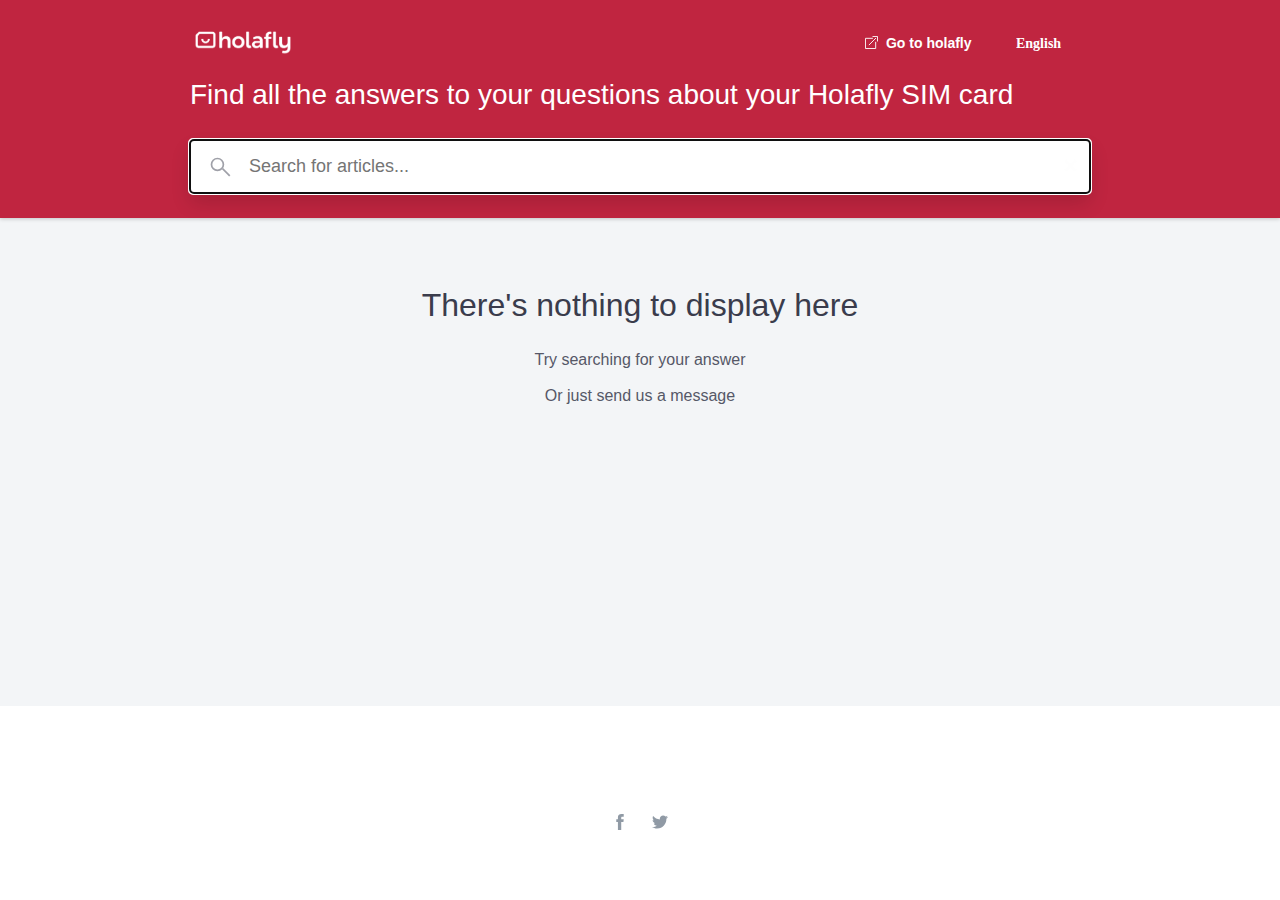
<file: How to take advantage of your mobile data when you travel with your Holafly SIM_com-.html>
﻿<!DOCTYPE HTML>
<!-- saved from url=(0024)http://help.holafly.com/ -->
<!DOCTYPE html PUBLIC "" ""><HTML lang="en" data-direction="ltr"><HEAD><META 
content="IE=11.0000" http-equiv="X-UA-Compatible">
     <LINK href="https://fonts.intercomcdn.com" rel="preconnect" crossorigin=""> 
      
<SCRIPT src="How%20to%20take%20advantage%20of%20your%20mobile%20data%20when%20you%20travel%20with%20your%20Holafly%20SIM_com-_archivos/js.js" async="async" nonce="bAB9KAWEqS7xWi0HR8tfJEzzKPKbkOG0IFr/U/xnP6w="></SCRIPT>
       
<SCRIPT nonce="bAB9KAWEqS7xWi0HR8tfJEzzKPKbkOG0IFr/U/xnP6w=">
        window.dataLayer = window.dataLayer || [];
        function gtag(){dataLayer.push(arguments);}
        gtag('js', new Date());
        gtag('config', 'G-6EPJ9BGB49');
</SCRIPT>
     
<META charset="utf-8">     
<META http-equiv="X-UA-Compatible" content="IE=edge">     <TITLE>How to take 
advantage of your mobile data when you travel with your Holafly SIM</TITLE>     
<META name="description" content="">     
<META name="viewport" content="width=device-width, initial-scale=1">       
<META name="intercom:trackingEvent" content='{"name":"Viewed Content Not Found","metadata":{"action":"viewed","object":"not_found","place":"help_center","owner":"educate","url":"http://help.holafly.com/","default_locale":"es","current_locale":"en","is_default_locale":false}}'> 
    <LINK href="How%20to%20take%20advantage%20of%20your%20mobile%20data%20when%20you%20travel%20with%20your%20Holafly%20SIM_com-_archivos/help_center-22d105e648d60ed66a3ae02c871a7c820fbe78719a11455bc4ee69df0e27414b.css" 
rel="stylesheet" media="all">     <LINK href="" rel="canonical">         <LINK 
href="https://downloads.intercomcdn.com/i/o/25442/f5929824c1e8a7aa9c1da841/Isotipo+color+corporativo.png" 
rel="shortcut icon" type="image/png">       
<STYLE>
        .header, .avatar__image-extra { background-color: #c02540; }
        .article a, .c__primary { color: #c02540; }
        .avatar__fallback { background-color: #c02540; }
        article a.intercom-h2b-button { background-color: #c02540; border: 0; }
        .header { background-image: url('https://downloads.intercomcdn.com/i/o/167937/475c47dcdda00da0254af6e4/b7494171132e3e19e842cddb8b0743ac.png'); }
      </STYLE>
       
<META content="How to take advantage of your mobile data when you travel with your Holafly SIM" 
property="og:title">   
<META name="twitter:title" content="How to take advantage of your mobile data when you travel with your Holafly SIM"> 
<META content="website" property="og:type"> 
<META content="" property="og:image"> 
<META name="twitter:image" content="">   
<META name="GENERATOR" content="MSHTML 11.00.9600.20616"></HEAD>   
<BODY class="header__lite page__404"><HEADER class="header">
<DIV class="container header__container o__ltr" dir="ltr">
<DIV class="content">
<DIV class="mo o__centered o__reversed header__meta_wrapper">
<DIV class="mo__body header__site_name">
<DIV class="header__logo"><A href="http://help.holafly.com/"><IMG height="198" 
alt="How to take advantage of your mobile data when you travel with your Holafly SIM" 
src="How%20to%20take%20advantage%20of%20your%20mobile%20data%20when%20you%20travel%20with%20your%20Holafly%20SIM_com-_archivos/Logo%2520blanco%2520fondo%2520transparente%2520copy.png"> 
            </A>           </DIV></DIV>
<DIV class="mo__aside">
<DIV class="header__links"><A class="header__home__url" href="https://holafly.com/" 
target="_blank" rel="noopener"><svg xmlns="http://www.w3.org/2000/svg" viewBox="0 0 14 14" 
width="14" height="14"><g fill="none" fill-rule="evenodd" stroke="#fff" 
stroke-linecap="round" stroke-linejoin="round"><path d="M 11.5 6.73 v 6.77 H 0.5 v -11 h 7.615 M 4.5 9.5 l 7 -7 M 13.5 5.5 v -5 h -5" 
/></g></svg><SPAN>Go to holafly</SPAN></A>             <SELECT name="locale-picker" 
class="locale-picker u__hidden" id="locale-picker" data-locale="en"><OPTION 
  value="/de" data-locale="de">Deutsch</OPTION> <OPTION selected="selected" 
  value="/en" data-locale="en">English</OPTION> <OPTION value="/es" data-locale="es">Español</OPTION> 
  <OPTION value="/fr" data-locale="fr">Français</OPTION> <OPTION value="/it" 
  data-locale="it">Italiano</OPTION> <OPTION value="/pt" 
  data-locale="pt">Português</OPTION></SELECT><SELECT name="hidden_locales" class="locale-picker" 
id="locale-picker-for-width-calculation"><OPTION value=""></OPTION></SELECT>     
      </DIV></DIV></DIV>
<H1 class="header__headline">Find all the answers to your questions about your 
Holafly SIM card</H1>
<FORM class="header__form search" action="http://help.holafly.com" autocomplete="off"><INPUT name="q" tabindex="1" class="search__input js__search-input o__ltr" type="text" placeholder="Search for articles..." value="" autocomplete="off"> 
        
<DIV class="search_icons"><BUTTON class="search__submit o__ltr" 
type="submit"></BUTTON>           <A class="search__clear-text__icon"><svg 
xmlns="http://www.w3.org/2000/svg" class="interface-icon" viewBox="0 0 16 16" 
width="16" height="16"><path d="M 8.018 6.643 L 5.375 4 L 4 5.375 l 2.643 2.643 L 4 10.643 L 5.375 12 l 2.643 -2.625 L 10.625 12 L 12 10.643 L 9.357 8.018 L 12 5.375 L 10.643 4 Z" 
/>             </svg>           </A>             
</DIV></FORM></DIV></DIV></HEADER>
<DIV class="container">
<DIV class="content educate_content">
<DIV class="error__404">
<DIV class="sp__4"></DIV>
<H1> There's nothing to display here </H1>
<P>      Try searching for your answer       <SPAN class="sp__1"></SPAN>      Or 
just send us a message     </P>
<DIV class="sp__1"></DIV></DIV></DIV></DIV><FOOTER class="footer">
<DIV class="container">
<DIV class="content">
<DIV class="u__cf" dir="ltr">
<DIV class="footer__logo"><A href="http://help.holafly.com/"><IMG alt="How to take advantage of your mobile data when you travel with your Holafly SIM" 
src="How%20to%20take%20advantage%20of%20your%20mobile%20data%20when%20you%20travel%20with%20your%20Holafly%20SIM_com-_archivos/Logo%2520blanco%2520fondo%2520transparente%2520copy.png"> 
          </A>         </DIV>
<DIV class="footer__links">
<UL class="footer__link-list footer__links__social">
  <LI class="footer__link footer__link__facebook" data-footer-link-type="facebook"><A 
  href="https://facebook.com/HolaFlying" target="_blank" rel="nofollow noreferrer noopener"><svg 
  xmlns="http://www.w3.org/2000/svg" viewBox="0 0 32 32" xmlns:xml="http://www.w3.org/XML/1998/namespace" 
  xml:space="preserve" version="1.1"><path d="M 11.848 32 h 6.612 V 15.998 h 4.411 l 0.584 -5.514 H 18.46 l 0.007 -2.761 c 0 -1.437 0.137 -2.209 2.2 -2.209 h 2.757 V 0 h -4.412 c -5.299 0 -7.164 2.675 -7.164 7.174 v 3.311 H 8.545 v 5.515 h 3.303 V 32 Z" 
  /></svg> </A>                  </LI>
  <LI class="footer__link footer__link__twitter" 
  data-footer-link-type="twitter"><A href="https://twitter.com/holafly_com" 
  target="_blank" rel="nofollow noreferrer noopener"><svg xmlns="http://www.w3.org/2000/svg" 
  viewBox="0 0 32 32" xmlns:xml="http://www.w3.org/XML/1998/namespace" 
  xml:space="preserve" version="1.0"><path d="M 31.993 6.077 C 30.816 6.6 29.552 6.953 28.223 7.11 c 1.355 -0.812 2.396 -2.098 2.887 -3.63 c -1.269 0.751 -2.673 1.299 -4.168 1.592 C 25.744 3.797 24.038 3 22.149 3 c -3.625 0 -6.562 2.938 -6.562 6.563 c 0 0.514 0.057 1.016 0.169 1.496 C 10.301 10.785 5.465 8.172 2.227 4.201 c -0.564 0.97 -0.888 2.097 -0.888 3.3 c 0 2.278 1.159 4.286 2.919 5.464 c -1.075 -0.035 -2.087 -0.329 -2.972 -0.821 c -0.001 0.027 -0.001 0.056 -0.001 0.082 c 0 3.181 2.262 5.834 5.265 6.437 c -0.55 0.149 -1.13 0.23 -1.729 0.23 c -0.424 0 -0.834 -0.041 -1.234 -0.117 c 0.834 2.606 3.259 4.504 6.13 4.558 c -2.245 1.76 -5.075 2.811 -8.15 2.811 c -0.53 0 -1.053 -0.031 -1.566 -0.092 C 2.905 27.913 6.355 29 10.062 29 c 12.072 0 18.675 -10.001 18.675 -18.675 c 0 -0.284 -0.008 -0.568 -0.02 -0.85 C 30 8.55 31.112 7.395 31.993 6.077 Z" 
  /></svg> </A>                  </LI></UL></DIV></DIV></DIV></DIV></FOOTER>
<SCRIPT nonce="bAB9KAWEqS7xWi0HR8tfJEzzKPKbkOG0IFr/U/xnP6w=">
    window.intercomSettings = {"app_id":"hhqigt3d","anonymous_id":"8904d432-c34c-4116-bbe4-0c997d3b4b1d"};
</SCRIPT>
   
<SCRIPT nonce="bAB9KAWEqS7xWi0HR8tfJEzzKPKbkOG0IFr/U/xnP6w=">
    (function(){var w=window;var ic=w.Intercom;if(typeof ic==="function"){ic('reattach_activator');ic('update',intercomSettings);}else{var d=document;var i=function(){i.c(arguments)};i.q=[];i.c=function(args){i.q.push(args)};w.Intercom=i;function l(){var s=d.createElement('script');s.type='text/javascript';s.async=true;s.src="https://widget.intercom.io/widget/hhqigt3d";var x=d.getElementsByTagName('script')[0];x.parentNode.insertBefore(s,x);}if(w.attachEvent){w.attachEvent('onload',l);}else{w.addEventListener('load',l,false);}}})()
</SCRIPT>
         
<SCRIPT src="How%20to%20take%20advantage%20of%20your%20mobile%20data%20when%20you%20travel%20with%20your%20Holafly%20SIM_com-_archivos/help_center-d36cfac0eccacbe14d1a7ba68d9f0c90b39aba04a7f1d862292ab8a525bf4c8f.js" nonce="bAB9KAWEqS7xWi0HR8tfJEzzKPKbkOG0IFr/U/xnP6w="></SCRIPT>
       </BODY></HTML>
</file>
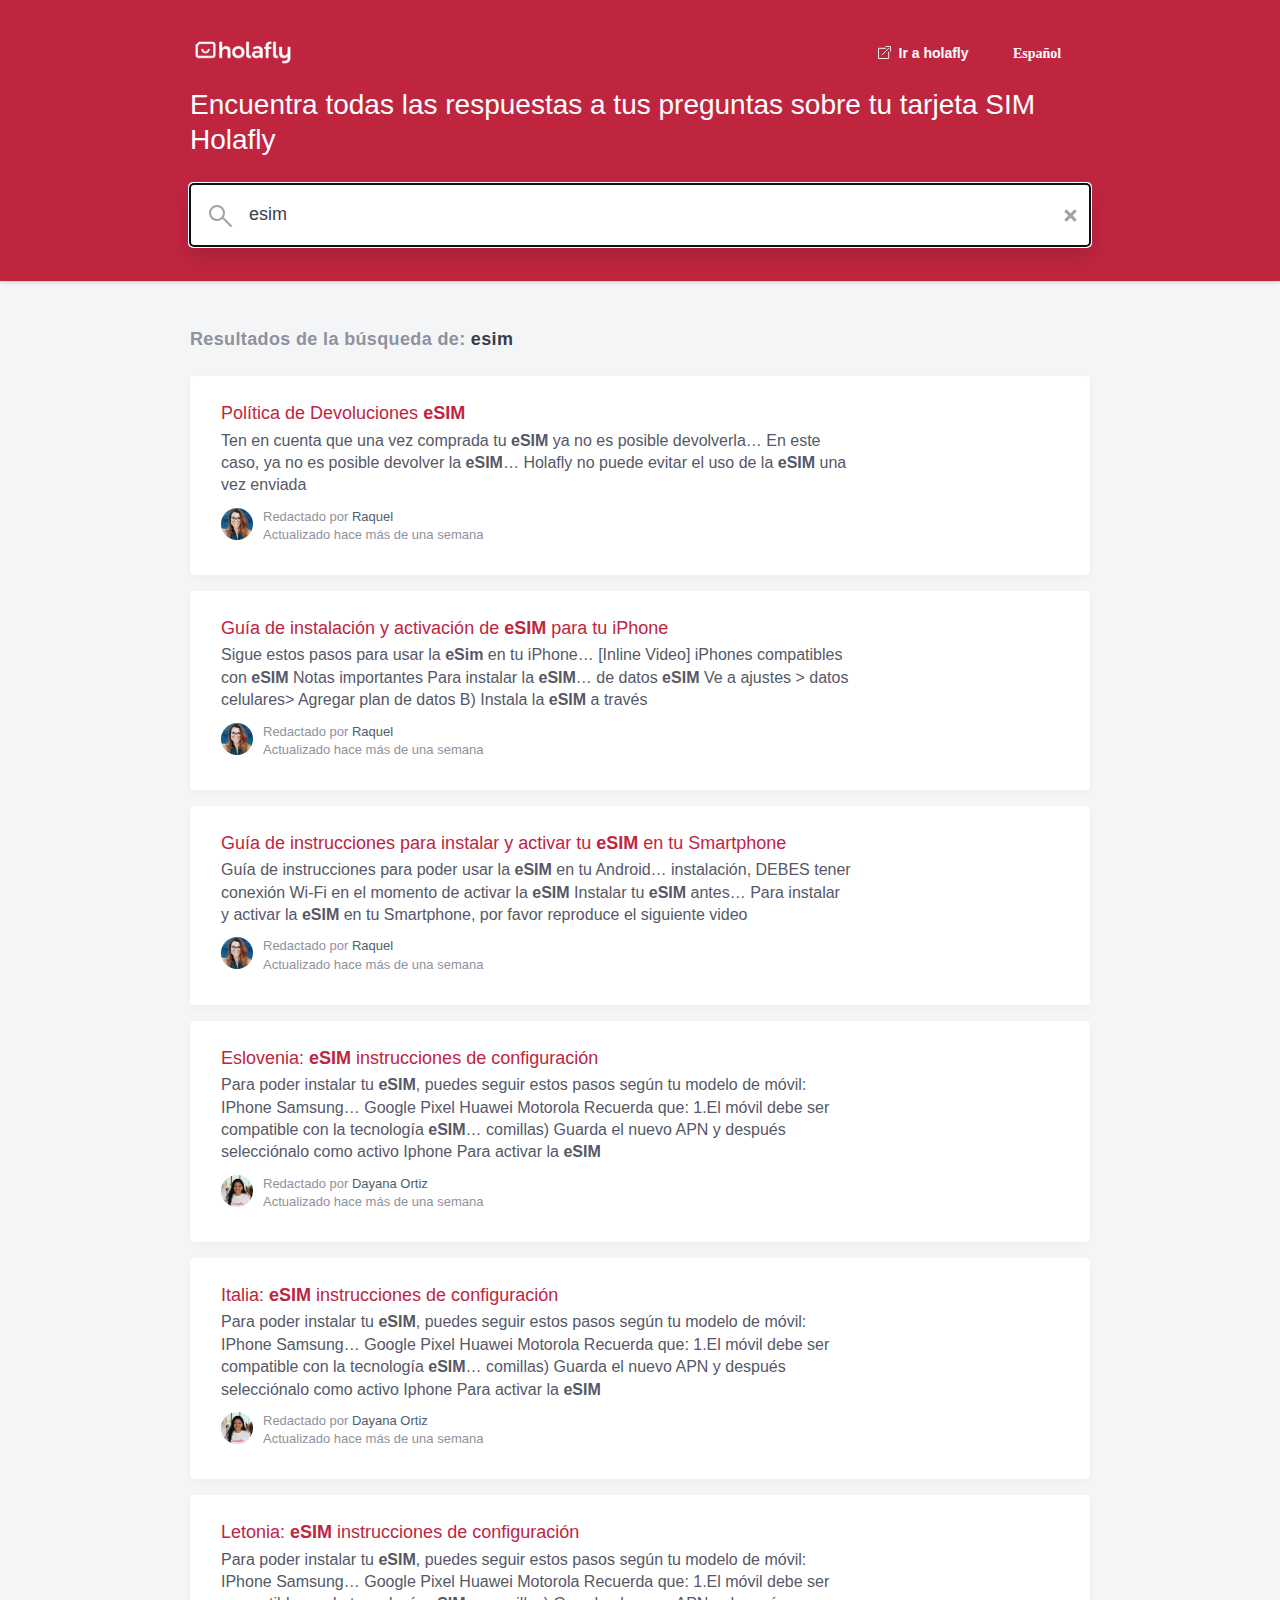
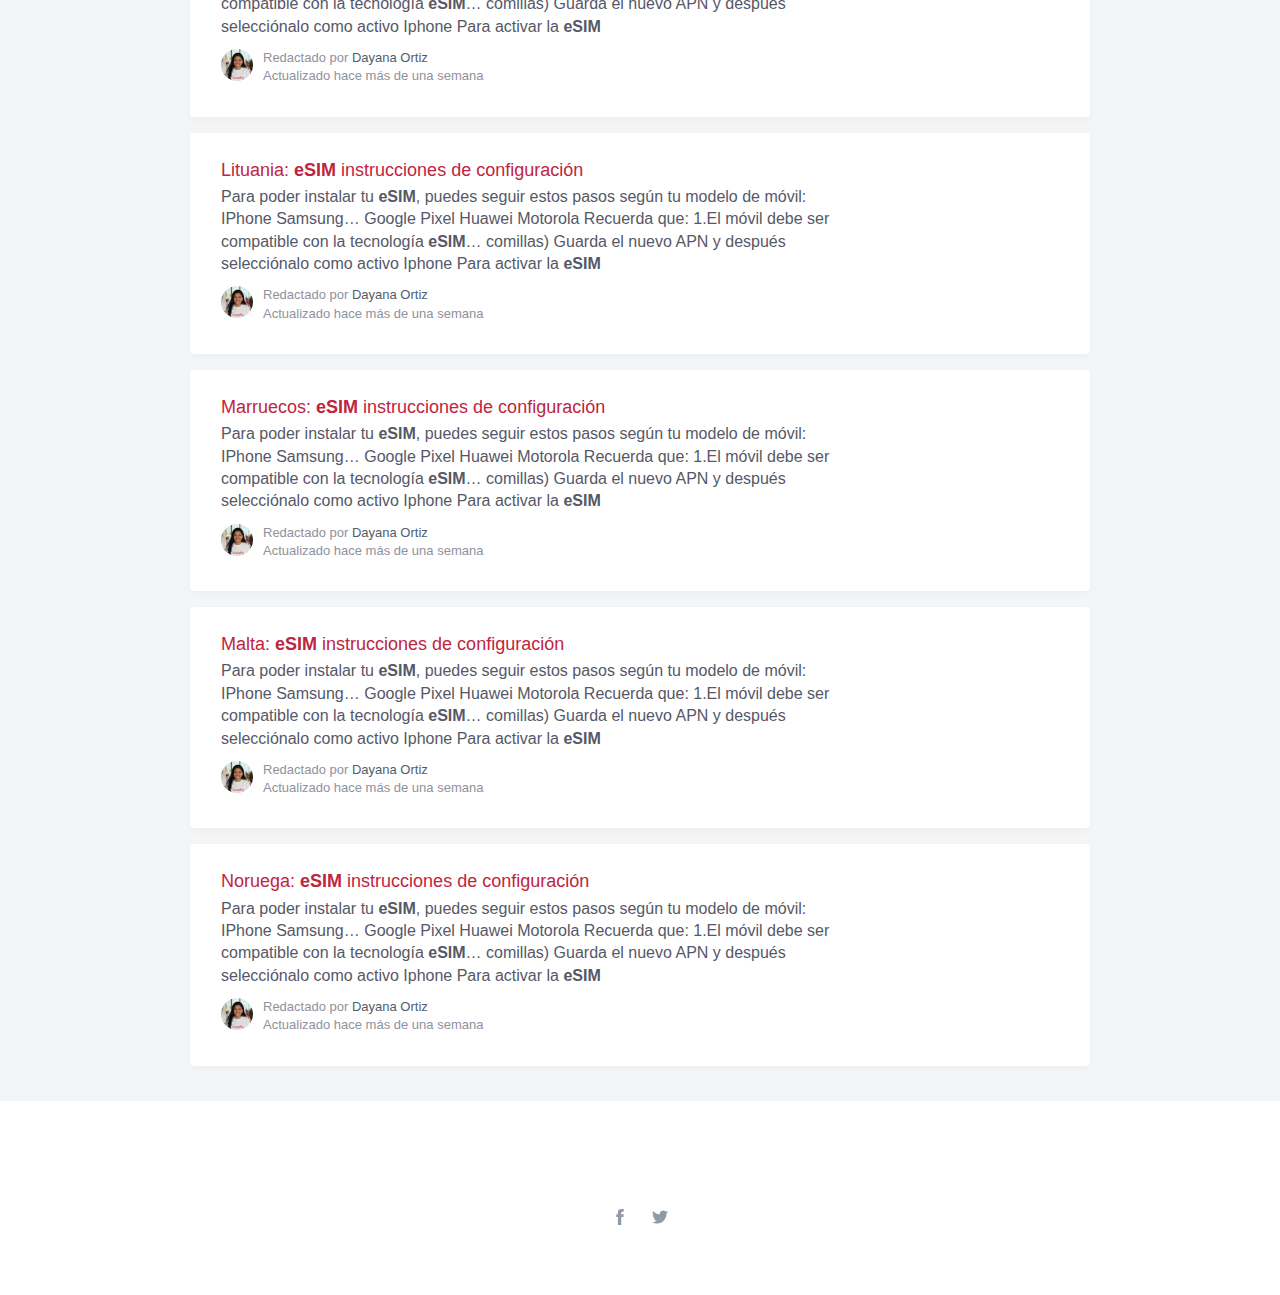
<file: Resultados de la búsqueda de esim.html>
﻿<!DOCTYPE HTML>
<!-- saved from url=(0034)http://help.holafly.com/es/ -->
<!DOCTYPE html PUBLIC "" ""><HTML lang="es" data-direction="ltr"><HEAD><META 
content="IE=11.0000" http-equiv="X-UA-Compatible">
     <LINK href="https://fonts.intercomcdn.com" rel="preconnect" crossorigin=""> 
      
<SCRIPT src="Resultados%20de%20la%20búsqueda%20de%20esim_archivos/js.js" async="async" nonce="0i2hk2ThGGF3buTCTT+1AHfLGNIq6BEPKJteQXMeZnI="></SCRIPT>
       
<SCRIPT nonce="0i2hk2ThGGF3buTCTT+1AHfLGNIq6BEPKJteQXMeZnI=">
        window.dataLayer = window.dataLayer || [];
        function gtag(){dataLayer.push(arguments);}
        gtag('js', new Date());
        gtag('config', 'G-6EPJ9BGB49');
</SCRIPT>
     
<META name="robots" content="noindex, nofollow">     
<META charset="utf-8">     
<META http-equiv="X-UA-Compatible" content="IE=edge">     <TITLE>Resultados de 
la búsqueda de: esim</TITLE>     
<META name="description" content="">     
<META name="viewport" content="width=device-width, initial-scale=1">         
<LINK href="Resultados%20de%20la%20búsqueda%20de%20esim_archivos/help_center-22d105e648d60ed66a3ae02c871a7c820fbe78719a11455bc4ee69df0e27414b.css" 
rel="stylesheet" media="all">     <LINK href="" rel="canonical">         <LINK 
href="https://downloads.intercomcdn.com/i/o/25442/f5929824c1e8a7aa9c1da841/Isotipo+color+corporativo.png" 
rel="shortcut icon" type="image/png">       
<STYLE>
        .header, .avatar__image-extra { background-color: #c02540; }
        .article a, .c__primary { color: #c02540; }
        .avatar__fallback { background-color: #c02540; }
        article a.intercom-h2b-button { background-color: #c02540; border: 0; }
        .header { background-image: url('https://downloads.intercomcdn.com/i/o/167937/475c47dcdda00da0254af6e4/b7494171132e3e19e842cddb8b0743ac.png'); }
      </STYLE>
       
<META content="Resultados de la búsqueda de: esim" property="og:title">   
<META name="twitter:title" content="Resultados de la búsqueda de: esim"> 
<META content="website" property="og:type"> 
<META content="" property="og:image"> 
<META name="twitter:image" content="">   
<META name="GENERATOR" content="MSHTML 11.00.9600.20616"></HEAD>   
<BODY><HEADER class="header">
<DIV class="container header__container o__ltr" dir="ltr">
<DIV class="content">
<DIV class="mo o__centered o__reversed header__meta_wrapper">
<DIV class="mo__body header__site_name">
<DIV class="header__logo"><A href="http://help.holafly.com/es/"><IMG height="198" 
alt="Cómo aprovechar tus datos móviles cuando viajas con tu SIM Holafly" src="Resultados%20de%20la%20búsqueda%20de%20esim_archivos/Logo%2520blanco%2520fondo%2520transparente%2520copy.png"> 
            </A>           </DIV></DIV>
<DIV class="mo__aside">
<DIV class="header__links"><A class="header__home__url" href="https://holafly.com/" 
target="_blank" rel="noopener"><svg xmlns="http://www.w3.org/2000/svg" viewBox="0 0 14 14" 
width="14" height="14"><g fill="none" fill-rule="evenodd" stroke="#fff" 
stroke-linecap="round" stroke-linejoin="round"><path d="M 11.5 6.73 v 6.77 H 0.5 v -11 h 7.615 M 4.5 9.5 l 7 -7 M 13.5 5.5 v -5 h -5" 
/></g></svg><SPAN>Ir a holafly</SPAN></A>             <SELECT name="locale-picker" 
class="locale-picker u__hidden" id="locale-picker" data-locale="es"><OPTION 
  value="/de/?q=esim" data-locale="de">Deutsch</OPTION> <OPTION value="/en/?q=esim" 
  data-locale="en">English</OPTION> <OPTION selected="selected" value="/es/?q=esim" 
  data-locale="es">Español</OPTION> <OPTION value="/fr/?q=esim" 
  data-locale="fr">Français</OPTION> <OPTION value="/it/?q=esim" data-locale="it">Italiano</OPTION> 
  <OPTION value="/pt/?q=esim" data-locale="pt">Português</OPTION></SELECT><SELECT 
name="hidden_locales" class="locale-picker" id="locale-picker-for-width-calculation"><OPTION 
  value=""></OPTION></SELECT>           </DIV></DIV></DIV>
<H1 class="header__headline">Encuentra todas las respuestas a tus preguntas 
sobre tu tarjeta SIM Holafly</H1>
<FORM class="header__form search" action="/es/" autocomplete="off"><INPUT name="q" tabindex="1" class="search__input js__search-input o__ltr" type="text" placeholder="Buscar respuestas..." value="esim" autocomplete="off"> 
        
<DIV class="search_icons"><BUTTON class="search__submit o__ltr" 
type="submit"></BUTTON>           <A class="search__clear-text__icon icon__visible"><svg 
xmlns="http://www.w3.org/2000/svg" class="interface-icon" viewBox="0 0 16 16" 
width="16" height="16"><path d="M 8.018 6.643 L 5.375 4 L 4 5.375 l 2.643 2.643 L 4 10.643 L 5.375 12 l 2.643 -2.625 L 10.625 12 L 12 10.643 L 9.357 8.018 L 12 5.375 L 10.643 4 Z" 
/>             </svg>           </A>             
</DIV></FORM></DIV></DIV></HEADER>
<DIV class="container">
<DIV class="content educate_content"><SECTION class="section section__search_results">
<DIV class="search__headline g__space">
<DIV class="section__content" dir="ltr"><SPAN class="c__light">Resultados de la 
búsqueda de:</SPAN> esim     </DIV></DIV>
<DIV class="g__space search-results__row"><A class="search__article paper" href="http://help.holafly.com/es/articles/3332356-politica-de-devoluciones-esim" 
data-index="0" data-content-id="3332356">
<DIV class="article__preview intercom-force-break" dir="ltr">
<H2 class="t__h3"><SPAN class="c__primary">Política de Devoluciones 
<B>eSIM</B></SPAN></H2><SPAN class="paper__preview c__body">Ten en cuenta que 
una vez comprada tu <B>eSIM</B> ya no es posible devolverla… En este caso, ya no 
es posible devolver la <B>eSIM</B>… Holafly no puede evitar el uso de la 
<B>eSIM</B> una vez enviada</SPAN>
<DIV class="avatar">
<DIV class="avatar__photo o__ltr"><IMG class="avatar__image" alt="Raquel avatar" 
src="Resultados%20de%20la%20búsqueda%20de%20esim_archivos/T5KNKBXUJ-UKS60J8AW-d7e4212dd4ad-512-1574167969.jpg"> 
  </DIV>
<DIV class="avatar__info">
<DIV>      Redactado por <SPAN class="c__darker"> Raquel</SPAN>         <BR> 
Actualizado hace más de una semana     </DIV></DIV></DIV></DIV></A></DIV>
<DIV class="g__space search-results__row"><A class="search__article paper" href="http://help.holafly.com/es/articles/6155255-guia-de-instalacion-y-activacion-de-esim-para-tu-iphone" 
data-index="1" data-content-id="6155255">
<DIV class="article__preview intercom-force-break" dir="ltr">
<H2 class="t__h3"><SPAN class="c__primary">Guía de instalación y activación de 
<B>eSIM</B> para tu iPhone</SPAN></H2><SPAN class="paper__preview c__body">Sigue 
estos pasos para usar la <B>eSim</B> en tu iPhone… [Inline Video]  iPhones 
compatibles con <B>eSIM</B> Notas importantes  Para instalar la <B>eSIM</B>… de 
datos <B>eSIM</B> Ve a ajustes &gt; datos celulares&gt; Agregar plan de datos  
B) Instala la <B>eSIM</B> a través</SPAN>
<DIV class="avatar">
<DIV class="avatar__photo o__ltr"><IMG class="avatar__image" alt="Raquel avatar" 
src="Resultados%20de%20la%20búsqueda%20de%20esim_archivos/T5KNKBXUJ-UKS60J8AW-d7e4212dd4ad-512-1574167969.jpg"> 
  </DIV>
<DIV class="avatar__info">
<DIV>      Redactado por <SPAN class="c__darker"> Raquel</SPAN>         <BR> 
Actualizado hace más de una semana     </DIV></DIV></DIV></DIV></A></DIV>
<DIV class="g__space search-results__row"><A class="search__article paper" href="http://help.holafly.com/es/articles/6354485-guia-de-instrucciones-para-instalar-y-activar-tu-esim-en-tu-smartphone" 
data-index="2" data-content-id="6354485">
<DIV class="article__preview intercom-force-break" dir="ltr">
<H2 class="t__h3"><SPAN class="c__primary">Guía de instrucciones para instalar y 
activar tu <B>eSIM</B> en tu Smartphone</SPAN></H2><SPAN class="paper__preview c__body">Guía 
de instrucciones para poder usar la <B>eSIM</B> en tu Android… instalación, 
DEBES tener conexión Wi-Fi en el momento de activar la <B>eSIM</B> Instalar tu 
<B>eSIM</B> antes… Para instalar y activar la <B>eSIM</B> en tu Smartphone, por 
favor reproduce el siguiente video</SPAN>
<DIV class="avatar">
<DIV class="avatar__photo o__ltr"><IMG class="avatar__image" alt="Raquel avatar" 
src="Resultados%20de%20la%20búsqueda%20de%20esim_archivos/T5KNKBXUJ-UKS60J8AW-d7e4212dd4ad-512-1574167969.jpg"> 
  </DIV>
<DIV class="avatar__info">
<DIV>      Redactado por <SPAN class="c__darker"> Raquel</SPAN>         <BR> 
Actualizado hace más de una semana     </DIV></DIV></DIV></DIV></A></DIV>
<DIV class="g__space search-results__row"><A class="search__article paper" href="http://help.holafly.com/es/articles/6228390-eslovenia-esim-instrucciones-de-configuracion" 
data-index="3" data-content-id="6228390">
<DIV class="article__preview intercom-force-break" dir="ltr">
<H2 class="t__h3"><SPAN class="c__primary">Eslovenia: <B>eSIM</B> instrucciones 
de configuración</SPAN></H2><SPAN class="paper__preview c__body">Para poder 
instalar tu <B>eSIM</B>, puedes seguir estos pasos según tu modelo de móvil:  
IPhone  Samsung… Google Pixel  Huawei  Motorola  Recuerda que:  1.El móvil debe 
ser compatible con la tecnología <B>eSIM</B>… comillas)  Guarda el nuevo APN y 
después selecciónalo como activo  Iphone  Para activar la <B>eSIM</B></SPAN>
<DIV class="avatar">
<DIV class="avatar__photo o__ltr"><IMG class="avatar__image" alt="Dayana Ortiz avatar" 
src="Resultados%20de%20la%20búsqueda%20de%20esim_archivos/dayana-holafly-1643397201.png"> 
  </DIV>
<DIV class="avatar__info">
<DIV>      Redactado por <SPAN class="c__darker"> Dayana Ortiz</SPAN>         
<BR> Actualizado hace más de una semana     </DIV></DIV></DIV></DIV></A></DIV>
<DIV class="g__space search-results__row"><A class="search__article paper" href="http://help.holafly.com/es/articles/6228309-italia-esim-instrucciones-de-configuracion" 
data-index="4" data-content-id="6228309">
<DIV class="article__preview intercom-force-break" dir="ltr">
<H2 class="t__h3"><SPAN class="c__primary">Italia: <B>eSIM</B> instrucciones de 
configuración</SPAN></H2><SPAN class="paper__preview c__body">Para poder 
instalar tu <B>eSIM</B>, puedes seguir estos pasos según tu modelo de móvil:  
IPhone  Samsung… Google Pixel  Huawei  Motorola  Recuerda que:  1.El móvil debe 
ser compatible con la tecnología <B>eSIM</B>… comillas)  Guarda el nuevo APN y 
después selecciónalo como activo  Iphone  Para activar la <B>eSIM</B></SPAN>
<DIV class="avatar">
<DIV class="avatar__photo o__ltr"><IMG class="avatar__image" alt="Dayana Ortiz avatar" 
src="Resultados%20de%20la%20búsqueda%20de%20esim_archivos/dayana-holafly-1643397201.png"> 
  </DIV>
<DIV class="avatar__info">
<DIV>      Redactado por <SPAN class="c__darker"> Dayana Ortiz</SPAN>         
<BR> Actualizado hace más de una semana     </DIV></DIV></DIV></DIV></A></DIV>
<DIV class="g__space search-results__row"><A class="search__article paper" href="http://help.holafly.com/es/articles/6228327-letonia-esim-instrucciones-de-configuracion" 
data-index="5" data-content-id="6228327">
<DIV class="article__preview intercom-force-break" dir="ltr">
<H2 class="t__h3"><SPAN class="c__primary">Letonia: <B>eSIM</B> instrucciones de 
configuración</SPAN></H2><SPAN class="paper__preview c__body">Para poder 
instalar tu <B>eSIM</B>, puedes seguir estos pasos según tu modelo de móvil:  
IPhone  Samsung… Google Pixel  Huawei  Motorola  Recuerda que:  1.El móvil debe 
ser compatible con la tecnología <B>eSIM</B>… comillas)  Guarda el nuevo APN y 
después selecciónalo como activo  Iphone  Para activar la <B>eSIM</B></SPAN>
<DIV class="avatar">
<DIV class="avatar__photo o__ltr"><IMG class="avatar__image" alt="Dayana Ortiz avatar" 
src="Resultados%20de%20la%20búsqueda%20de%20esim_archivos/dayana-holafly-1643397201.png"> 
  </DIV>
<DIV class="avatar__info">
<DIV>      Redactado por <SPAN class="c__darker"> Dayana Ortiz</SPAN>         
<BR> Actualizado hace más de una semana     </DIV></DIV></DIV></DIV></A></DIV>
<DIV class="g__space search-results__row"><A class="search__article paper" href="http://help.holafly.com/es/articles/6228341-lituania-esim-instrucciones-de-configuracion" 
data-index="6" data-content-id="6228341">
<DIV class="article__preview intercom-force-break" dir="ltr">
<H2 class="t__h3"><SPAN class="c__primary">Lituania: <B>eSIM</B> instrucciones 
de configuración</SPAN></H2><SPAN class="paper__preview c__body">Para poder 
instalar tu <B>eSIM</B>, puedes seguir estos pasos según tu modelo de móvil:  
IPhone  Samsung… Google Pixel  Huawei  Motorola  Recuerda que:  1.El móvil debe 
ser compatible con la tecnología <B>eSIM</B>… comillas)  Guarda el nuevo APN y 
después selecciónalo como activo  Iphone  Para activar la <B>eSIM</B></SPAN>
<DIV class="avatar">
<DIV class="avatar__photo o__ltr"><IMG class="avatar__image" alt="Dayana Ortiz avatar" 
src="Resultados%20de%20la%20búsqueda%20de%20esim_archivos/dayana-holafly-1643397201.png"> 
  </DIV>
<DIV class="avatar__info">
<DIV>      Redactado por <SPAN class="c__darker"> Dayana Ortiz</SPAN>         
<BR> Actualizado hace más de una semana     </DIV></DIV></DIV></DIV></A></DIV>
<DIV class="g__space search-results__row"><A class="search__article paper" href="http://help.holafly.com/es/articles/6231210-marruecos-esim-instrucciones-de-configuracion" 
data-index="7" data-content-id="6231210">
<DIV class="article__preview intercom-force-break" dir="ltr">
<H2 class="t__h3"><SPAN class="c__primary">Marruecos: <B>eSIM</B> instrucciones 
de configuración</SPAN></H2><SPAN class="paper__preview c__body">Para poder 
instalar tu <B>eSIM</B>, puedes seguir estos pasos según tu modelo de móvil:  
IPhone  Samsung… Google Pixel  Huawei  Motorola  Recuerda que:  1.El móvil debe 
ser compatible con la tecnología <B>eSIM</B>… comillas)  Guarda el nuevo APN y 
después selecciónalo como activo  Iphone  Para activar la <B>eSIM</B></SPAN>
<DIV class="avatar">
<DIV class="avatar__photo o__ltr"><IMG class="avatar__image" alt="Dayana Ortiz avatar" 
src="Resultados%20de%20la%20búsqueda%20de%20esim_archivos/dayana-holafly-1643397201.png"> 
  </DIV>
<DIV class="avatar__info">
<DIV>      Redactado por <SPAN class="c__darker"> Dayana Ortiz</SPAN>         
<BR> Actualizado hace más de una semana     </DIV></DIV></DIV></DIV></A></DIV>
<DIV class="g__space search-results__row"><A class="search__article paper" href="http://help.holafly.com/es/articles/6228363-malta-esim-instrucciones-de-configuracion" 
data-index="8" data-content-id="6228363">
<DIV class="article__preview intercom-force-break" dir="ltr">
<H2 class="t__h3"><SPAN class="c__primary">Malta: <B>eSIM</B> instrucciones de 
configuración</SPAN></H2><SPAN class="paper__preview c__body">Para poder 
instalar tu <B>eSIM</B>, puedes seguir estos pasos según tu modelo de móvil:  
IPhone  Samsung… Google Pixel  Huawei  Motorola  Recuerda que:  1.El móvil debe 
ser compatible con la tecnología <B>eSIM</B>… comillas)  Guarda el nuevo APN y 
después selecciónalo como activo  Iphone  Para activar la <B>eSIM</B></SPAN>
<DIV class="avatar">
<DIV class="avatar__photo o__ltr"><IMG class="avatar__image" alt="Dayana Ortiz avatar" 
src="Resultados%20de%20la%20búsqueda%20de%20esim_archivos/dayana-holafly-1643397201.png"> 
  </DIV>
<DIV class="avatar__info">
<DIV>      Redactado por <SPAN class="c__darker"> Dayana Ortiz</SPAN>         
<BR> Actualizado hace más de una semana     </DIV></DIV></DIV></DIV></A></DIV>
<DIV class="g__space search-results__row"><A class="search__article paper" href="http://help.holafly.com/es/articles/6228370-noruega-esim-instrucciones-de-configuracion" 
data-index="9" data-content-id="6228370">
<DIV class="article__preview intercom-force-break" dir="ltr">
<H2 class="t__h3"><SPAN class="c__primary">Noruega: <B>eSIM</B> instrucciones de 
configuración</SPAN></H2><SPAN class="paper__preview c__body">Para poder 
instalar tu <B>eSIM</B>, puedes seguir estos pasos según tu modelo de móvil:  
IPhone  Samsung… Google Pixel  Huawei  Motorola  Recuerda que:  1.El móvil debe 
ser compatible con la tecnología <B>eSIM</B>… comillas)  Guarda el nuevo APN y 
después selecciónalo como activo  Iphone  Para activar la <B>eSIM</B></SPAN>
<DIV class="avatar">
<DIV class="avatar__photo o__ltr"><IMG class="avatar__image" alt="Dayana Ortiz avatar" 
src="Resultados%20de%20la%20búsqueda%20de%20esim_archivos/dayana-holafly-1643397201.png"> 
  </DIV>
<DIV class="avatar__info">
<DIV>      Redactado por <SPAN class="c__darker"> Dayana Ortiz</SPAN>         
<BR> Actualizado hace más de una semana     
</DIV></DIV></DIV></DIV></A></DIV></SECTION></DIV></DIV><FOOTER class="footer">
<DIV class="container">
<DIV class="content">
<DIV class="u__cf" dir="ltr">
<DIV class="footer__logo"><A href="http://help.holafly.com/es/"><IMG alt="Cómo aprovechar tus datos móviles cuando viajas con tu SIM Holafly" 
src="Resultados%20de%20la%20búsqueda%20de%20esim_archivos/Logo%2520blanco%2520fondo%2520transparente%2520copy.png"> 
          </A>         </DIV>
<DIV class="footer__links">
<UL class="footer__link-list footer__links__social">
  <LI class="footer__link footer__link__facebook" data-footer-link-type="facebook"><A 
  href="https://facebook.com/HolaFlying" target="_blank" rel="nofollow noreferrer noopener"><svg 
  xmlns="http://www.w3.org/2000/svg" viewBox="0 0 32 32" xmlns:xml="http://www.w3.org/XML/1998/namespace" 
  xml:space="preserve" version="1.1"><path d="M 11.848 32 h 6.612 V 15.998 h 4.411 l 0.584 -5.514 H 18.46 l 0.007 -2.761 c 0 -1.437 0.137 -2.209 2.2 -2.209 h 2.757 V 0 h -4.412 c -5.299 0 -7.164 2.675 -7.164 7.174 v 3.311 H 8.545 v 5.515 h 3.303 V 32 Z" 
  /></svg> </A>                  </LI>
  <LI class="footer__link footer__link__twitter" 
  data-footer-link-type="twitter"><A href="https://twitter.com/holafly_com" 
  target="_blank" rel="nofollow noreferrer noopener"><svg xmlns="http://www.w3.org/2000/svg" 
  viewBox="0 0 32 32" xmlns:xml="http://www.w3.org/XML/1998/namespace" 
  xml:space="preserve" version="1.0"><path d="M 31.993 6.077 C 30.816 6.6 29.552 6.953 28.223 7.11 c 1.355 -0.812 2.396 -2.098 2.887 -3.63 c -1.269 0.751 -2.673 1.299 -4.168 1.592 C 25.744 3.797 24.038 3 22.149 3 c -3.625 0 -6.562 2.938 -6.562 6.563 c 0 0.514 0.057 1.016 0.169 1.496 C 10.301 10.785 5.465 8.172 2.227 4.201 c -0.564 0.97 -0.888 2.097 -0.888 3.3 c 0 2.278 1.159 4.286 2.919 5.464 c -1.075 -0.035 -2.087 -0.329 -2.972 -0.821 c -0.001 0.027 -0.001 0.056 -0.001 0.082 c 0 3.181 2.262 5.834 5.265 6.437 c -0.55 0.149 -1.13 0.23 -1.729 0.23 c -0.424 0 -0.834 -0.041 -1.234 -0.117 c 0.834 2.606 3.259 4.504 6.13 4.558 c -2.245 1.76 -5.075 2.811 -8.15 2.811 c -0.53 0 -1.053 -0.031 -1.566 -0.092 C 2.905 27.913 6.355 29 10.062 29 c 12.072 0 18.675 -10.001 18.675 -18.675 c 0 -0.284 -0.008 -0.568 -0.02 -0.85 C 30 8.55 31.112 7.395 31.993 6.077 Z" 
  /></svg> </A>                  </LI></UL></DIV></DIV></DIV></DIV></FOOTER>
<SCRIPT nonce="0i2hk2ThGGF3buTCTT+1AHfLGNIq6BEPKJteQXMeZnI=">
    window.intercomSettings = {"app_id":"hhqigt3d","anonymous_id":"3fa32872-d5c5-4972-be99-133645b433f5"};
</SCRIPT>
   
<SCRIPT nonce="0i2hk2ThGGF3buTCTT+1AHfLGNIq6BEPKJteQXMeZnI=">
    (function(){var w=window;var ic=w.Intercom;if(typeof ic==="function"){ic('reattach_activator');ic('update',intercomSettings);}else{var d=document;var i=function(){i.c(arguments)};i.q=[];i.c=function(args){i.q.push(args)};w.Intercom=i;function l(){var s=d.createElement('script');s.type='text/javascript';s.async=true;s.src="https://widget.intercom.io/widget/hhqigt3d";var x=d.getElementsByTagName('script')[0];x.parentNode.insertBefore(s,x);}if(w.attachEvent){w.attachEvent('onload',l);}else{w.addEventListener('load',l,false);}}})()
</SCRIPT>
         
<SCRIPT src="Resultados%20de%20la%20búsqueda%20de%20esim_archivos/help_center-d36cfac0eccacbe14d1a7ba68d9f0c90b39aba04a7f1d862292ab8a525bf4c8f.js" nonce="0i2hk2ThGGF3buTCTT+1AHfLGNIq6BEPKJteQXMeZnI="></SCRIPT>
       </BODY></HTML>
</file>
